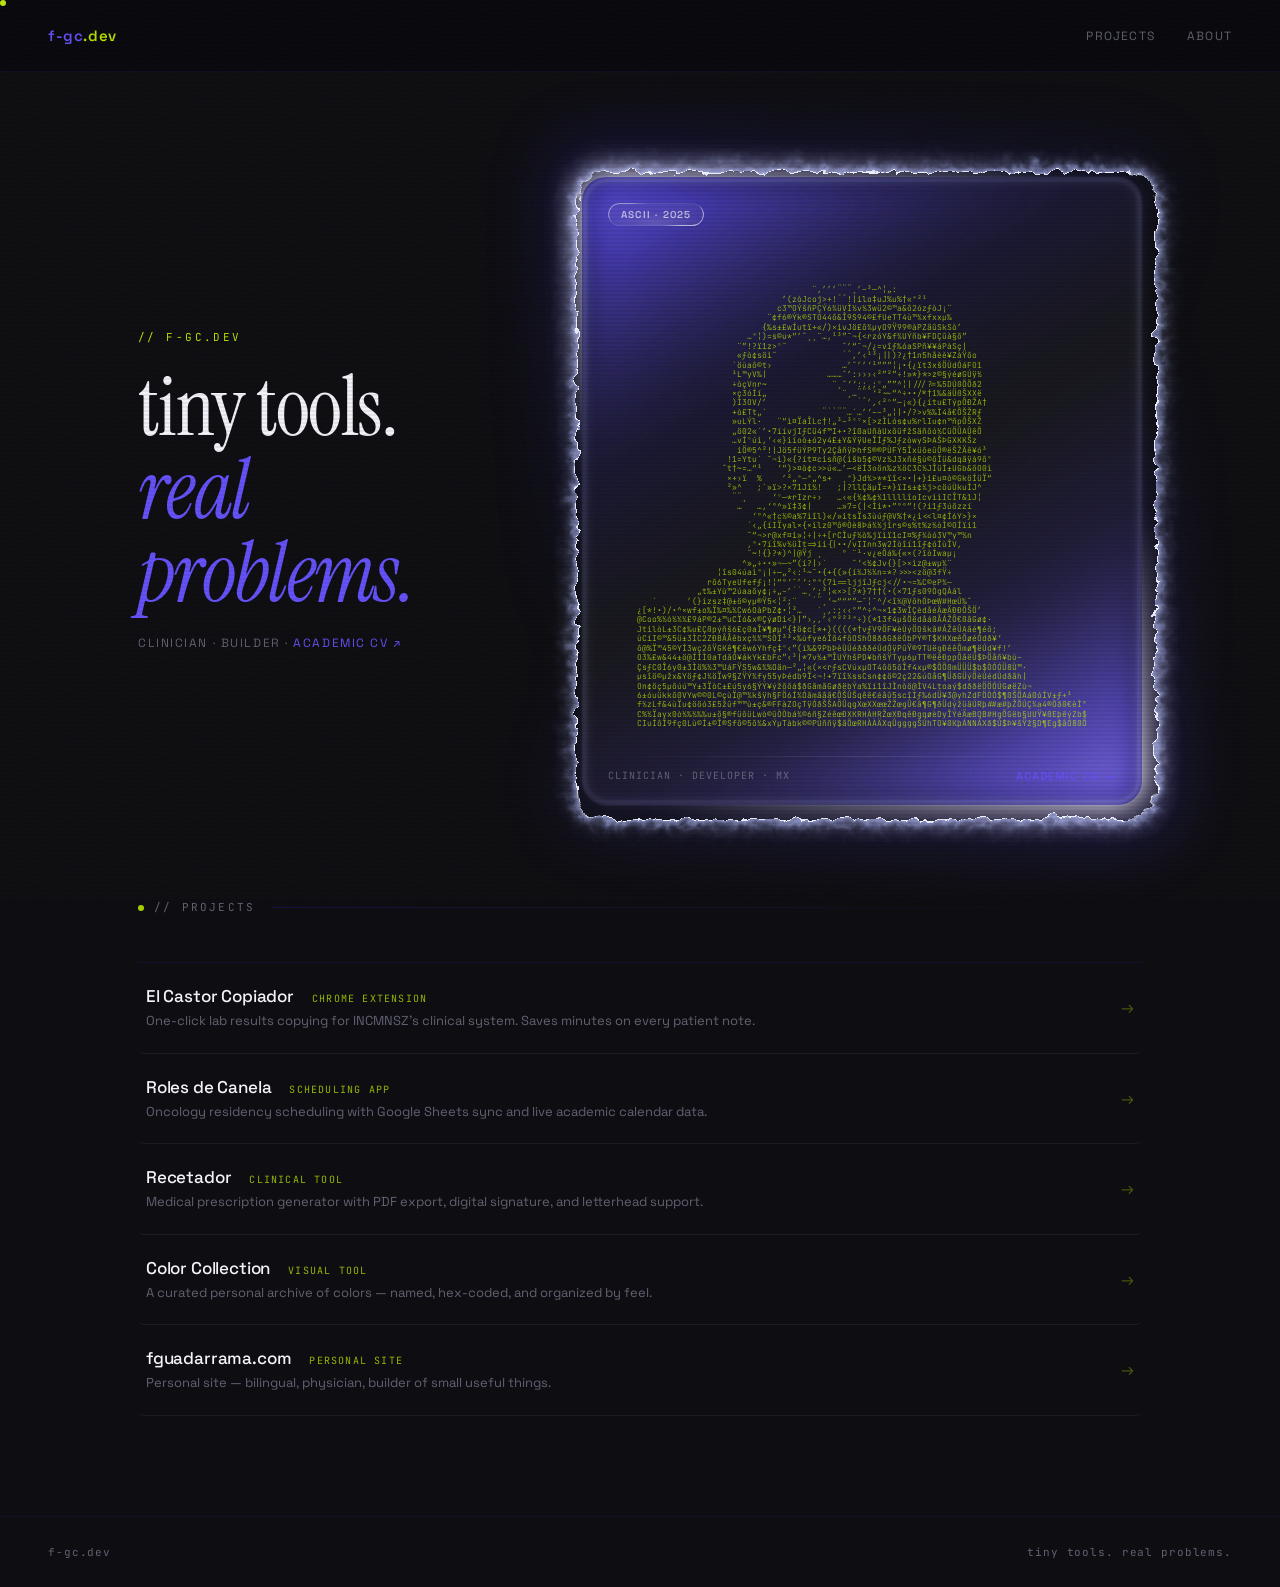
<file: index.html>
<!DOCTYPE html>
<html lang="en">
<head>
  <meta charset="UTF-8" />
  <meta name="viewport" content="width=device-width, initial-scale=1.0" />
  <title>f-gc.dev</title>
  <meta name="robots" content="noindex, nofollow, noarchive, nocache" />
  <meta name="googlebot" content="noindex, noarchive" />
  <meta http-equiv="Cache-Control" content="no-store, no-cache, must-revalidate" />
  <link rel="preconnect" href="https://fonts.googleapis.com" />
  <link rel="preconnect" href="https://fonts.gstatic.com" crossorigin />
  <link href="https://fonts.googleapis.com/css2?family=Space+Grotesk:wght@300;400;500;600;700&family=Instrument+Serif:ital@0;1&family=JetBrains+Mono:wght@300;400&display=swap" rel="stylesheet" />
  <style>
    :root {
      --electric-border-color: color(display-p3 0.196 0.161 0.745);
      --electric-light-color:  color(display-p3 0.36  0.30  0.93);
      --gradient-color:        color(display-p3 0.10  0.08  0.30 / 0.45);
      --color-neutral-900:     color(display-p3 0.09  0.09  0.10);
      --bg:            color(display-p3 0.055 0.055 0.07);
      --fg:            color(display-p3 0.95  0.95  0.97);
      --muted:         color(display-p3 0.38  0.38  0.44);
      --accent:        color(display-p3 0.196 0.161 0.745);
      --accent-bright: color(display-p3 0.38  0.32  0.94);
      /* #c7e44c lime accent */
      --lime: color(display-p3 0.749 0.886 0.271);
      --anim-state: running;
      --card-w: min(560px, 48vw);
      --card-h: min(700px, calc(100vh - 280px));
    }

    *, *::before, *::after { margin: 0; padding: 0; box-sizing: border-box; }
    html { scroll-behavior: smooth; }

    body {
      font-family: 'Space Grotesk', sans-serif;
      background-color: var(--bg);
      color: var(--fg);
      min-height: 100vh;
      overflow-x: hidden;
    }

    /* grain */
    body::before {
      content: '';
      position: fixed; inset: 0;
      pointer-events: none; z-index: 9999; opacity: 0.025;
      background-image: url("data:image/svg+xml,%3Csvg viewBox='0 0 256 256' xmlns='http://www.w3.org/2000/svg'%3E%3Cfilter id='n'%3E%3CfeTurbulence type='fractalNoise' baseFrequency='0.9' numOctaves='4' stitchTiles='stitch'/%3E%3C/filter%3E%3Crect width='100%25' height='100%25' filter='url(%23n)'/%3E%3C/svg%3E");
      background-repeat: repeat; background-size: 128px 128px;
    }
    /* scanlines */
    body::after {
      content: '';
      position: fixed; inset: 0; pointer-events: none; z-index: 9998;
      background: repeating-linear-gradient(to bottom,transparent,transparent 2px,color(display-p3 0 0 0/0.06) 2px,color(display-p3 0 0 0/0.06) 4px);
    }

    /* HEADER */
    header {
      display: flex; align-items: center; justify-content: space-between;
      padding: 26px 48px;
      border-bottom: 1px solid color(display-p3 0.196 0.161 0.745 / 0.14);
      position: sticky; top: 0; z-index: 100;
      background: color(display-p3 0.04 0.04 0.05 / 0.88);
      backdrop-filter: blur(14px);
    }
    .logo { font-weight: 600; font-size: 15px; letter-spacing: 0.04em; color: var(--accent-bright); }
    .logo span { color: var(--lime); opacity: 1; }
    nav { display: flex; gap: 32px; font-size: 12px; letter-spacing: 0.1em; color: var(--muted); }
    nav a { color: inherit; text-decoration: none; text-transform: uppercase; transition: color 0.2s; }
    nav a:hover { color: var(--accent-bright); }

    /* HERO */
    /* Side-by-side hero layout */
    .hero-split {
      max-width: 1100px; margin: 0 auto;
      padding: clamp(40px, 5vh, 80px) 48px clamp(32px, 4vh, 60px);
      display: grid;
      grid-template-columns: 1fr auto;
      align-items: center;
      gap: clamp(32px, 4vw, 64px);
      /* ensure the whole hero + card fits without scroll */
      min-height: calc(100vh - 72px);
      box-sizing: border-box;
    }
    .hero-text {
      display: flex; flex-direction: column; gap: 0;
    }
    .hero-eyebrow {
      font-family: 'JetBrains Mono', monospace;
      font-size: 11px; letter-spacing: 0.22em; text-transform: uppercase;
      color: var(--lime); margin-bottom: 22px;
      opacity: 0; animation: fadeUp 0.6s 0.1s forwards;
    }
    .hero-title {
      font-family: 'Instrument Serif', serif;
      font-size: clamp(50px, 6.5vw, 84px); font-weight: 400;
      line-height: 1.0; letter-spacing: -0.02em; margin-bottom: 20px;
      opacity: 0; animation: fadeUp 0.7s 0.2s forwards;
    }
    .hero-title em { font-style: italic; color: var(--accent-bright); }
    .hero-tagline {
      font-size: 12px; letter-spacing: 0.13em; color: var(--muted); text-transform: uppercase;
      opacity: 0; animation: fadeUp 0.7s 0.35s forwards;
    }
    .hero-tagline a { color: var(--accent-bright); text-decoration: none; transition: opacity 0.2s; }
    .hero-tagline a:hover { text-decoration: underline; }

    /* SECTION LABEL */
    .section-label {
      max-width: 1100px; margin: 0 auto; padding: 0 48px;
      display: flex; align-items: center; gap: 16px; margin-bottom: 48px;
    }
    .section-label span {
      font-family: 'JetBrains Mono', monospace;
      font-size: 11px; letter-spacing: 0.2em; text-transform: uppercase;
      color: var(--muted); white-space: nowrap;
    }
    .section-label span::before {
      content: '';
      display: inline-block;
      width: 6px; height: 6px;
      border-radius: 50%;
      background: var(--lime);
      margin-right: 10px;
      vertical-align: middle;
      opacity: 0.9;
    }
    .section-label::after {
      content: ''; flex: 1; height: 1px;
      background: linear-gradient(to right, color(display-p3 0.196 0.161 0.745 / 0.25), transparent);
    }

    /* HERO CARD */
    .hero-card-section {
      display: flex;
      justify-content: center;
      align-items: center;
      flex-shrink: 0;
    }

    .card-container {
      padding: 2px; border-radius: 24px; position: relative;
      width: var(--card-w); max-width: 100%; flex-shrink: 0;
      background:
        linear-gradient(-30deg, var(--gradient-color), transparent, var(--gradient-color)),
        linear-gradient(to bottom, var(--color-neutral-900), var(--color-neutral-900));
      opacity: 0; animation: fadeUp 0.7s 0.45s forwards;
    }

    .inner-container { position: relative; }

    .border-outer {
      border: 2px solid transparent;
      border-radius: 24px; padding-right: 4px; padding-bottom: 4px;
    }
    .main-card {
      width: calc(var(--card-w) - 8px);
      max-width: calc(100% - 8px);
      height: var(--card-h);
      border-radius: 24px;
      border: 2px solid transparent;
      margin-top: -4px; margin-left: -4px;
      position: relative;
      /* Static border transparent — only ::after animated border is visible */
    }
    /* Electric border: dedicated overlay div, not ::after, so filter covers all corners */
    @keyframes electricPulse {
      0%   { border-color: color(display-p3 0.737 0.769 1.0);
              box-shadow: 0 0 6px 1px color(display-p3 0.737 0.769 1.0 / 0.6),
                          0 0 16px 4px color(display-p3 0.737 0.769 1.0 / 0.25); }
      40%  { border-color: color(display-p3 0.960 0.970 1.0);
              box-shadow: 0 0 14px 3px color(display-p3 0.960 0.970 1.0 / 0.95),
                          0 0 36px 9px color(display-p3 0.737 0.769 1.0 / 0.55); }
      55%  { border-color: color(display-p3 0.820 0.840 1.0);
              box-shadow: 0 0 9px 2px color(display-p3 0.820 0.840 1.0 / 0.75),
                          0 0 24px 6px color(display-p3 0.737 0.769 1.0 / 0.35); }
      80%  { border-color: color(display-p3 0.960 0.970 1.0);
              box-shadow: 0 0 16px 4px color(display-p3 0.960 0.970 1.0 / 0.9),
                          0 0 40px 10px color(display-p3 0.737 0.769 1.0 / 0.5); }
      100% { border-color: color(display-p3 0.737 0.769 1.0);
              box-shadow: 0 0 6px 1px color(display-p3 0.737 0.769 1.0 / 0.6),
                          0 0 16px 4px color(display-p3 0.737 0.769 1.0 / 0.25); }
    }
    .electric-border {
      position: absolute;
      inset: -12px;
      border-radius: 28px;
      /* Thin line = more electric, less neon-tube */
      border: 1.5px solid color(display-p3 0.937 0.949 1.0);
      box-shadow: 0 0 8px 2px color(display-p3 0.737 0.769 1.0 / 0.8),
                  0 0 20px 5px color(display-p3 0.737 0.769 1.0 / 0.4);
      pointer-events: none;
      filter: url(#turbulent-displace);
      will-change: filter;
      transform: translateZ(0);
      animation: electricPulse 5s ease-in-out infinite alternate;
      animation-play-state: var(--anim-state);
      z-index: 2;
    }
    /* glowPulse keyframes removed — steady glow */
    @keyframes glowFlicker {
      0%   { opacity: 0.5; }
      40%  { opacity: 1.0; }
      55%  { opacity: 0.7; }
      80%  { opacity: 1.0; }
      100% { opacity: 0.5; }
    }
    .glow-layer-1 {
      border: 1px solid color(display-p3 0.737 0.769 1.0 / 0.5);
      border-radius: 24px; width: 100%; height: 100%;
      position: absolute; inset: 0; filter: blur(2px);
      transform: translateZ(0);
      animation: glowFlicker 5s ease-in-out infinite alternate;
      animation-play-state: var(--anim-state);
    }
    .glow-layer-2 {
      border: 1px solid color(display-p3 0.737 0.769 1.0 / 0.6);
      border-radius: 24px; width: 100%; height: 100%;
      position: absolute; inset: 0; filter: blur(6px);
      transform: translateZ(0);
      animation: glowFlicker 5s ease-in-out infinite alternate 0.8s;
      animation-play-state: var(--anim-state);
    }
    .overlay-1 {
      position: absolute; inset: 0; border-radius: 24px;
      opacity: 1; mix-blend-mode: overlay; filter: blur(16px);
      background: linear-gradient(-30deg, white, transparent 30%, transparent 70%, white);
      transform: translateZ(0);
    }
    .overlay-2 {
      position: absolute; inset: 0; border-radius: 24px;
      opacity: 0.5; mix-blend-mode: overlay; filter: blur(16px);
      background: linear-gradient(-30deg, white, transparent 30%, transparent 70%, white);
      transform: translateZ(0);
    }
    .background-glow {
      position: absolute; inset: 0; border-radius: 24px;
      filter: blur(32px); transform: scale(1.1); opacity: 0.3; z-index: -1;
      background: linear-gradient(-30deg, var(--electric-light-color), transparent, var(--electric-border-color));
    }

    /* Card content */
    .content-container {
      position: absolute; inset: 0;
      display: flex; flex-direction: column;
      overflow: hidden; border-radius: 22px;
    }
    .content-top { padding: 26px 26px 10px; }

    .scrollbar-glass {
      background:
        radial-gradient(47.2% 50% at 50.39% 88.37%, color(display-p3 1 1 1/0.12) 0%, transparent 100%),
        color(display-p3 1 1 1/0.04);
      position: relative; border-radius: 14px; width: fit-content;
      padding: 5px 13px; text-transform: uppercase;
      font-weight: 600; font-size: 10px; letter-spacing: 0.12em;
      color: color(display-p3 1 1 1/0.65);
    }
    .scrollbar-glass::before {
      content: ''; position: absolute; inset: 0; padding: 1px;
      background: linear-gradient(150deg,
        color(display-p3 1 1 1/0.48) 16.73%, color(display-p3 1 1 1/0.08) 30.2%,
        color(display-p3 1 1 1/0.08) 68.2%,  color(display-p3 1 1 1/0.60) 81.89%);
      border-radius: inherit;
      mask: linear-gradient(#fff 0 0) content-box, linear-gradient(#fff 0 0);
      mask-composite: xor; -webkit-mask-composite: xor; pointer-events: none;
    }

    /* ASCII block */
    .ascii-wrapper {
      flex: 1; overflow: hidden;
      display: flex; align-items: center; justify-content: center;
      padding: 6px 2px 2px;
    }
    .ascii-art {
      font-family: 'JetBrains Mono', monospace;
      font-weight: 300;
      /* JS will set a precise size; this is a safe fallback */
      font-size: 4px;
      line-height: 1.18;
      white-space: pre;
      color: color(display-p3 0.749 0.886 0.271);
      opacity: 0.85;
      letter-spacing: 0;
      display: block;
      max-width: 100%;
      user-select: none;
      -webkit-user-select: none;
      pointer-events: none;
    }

    .divider {
      border: none; height: 1px; background-color: currentColor;
      opacity: 0.1; margin: 0 26px;
      mask-image: linear-gradient(to right, transparent, black, transparent);
      -webkit-mask-image: linear-gradient(to right, transparent, black, transparent);
    }
    .content-bottom {
      padding: 12px 26px 22px;
      display: flex; align-items: center; justify-content: space-between; gap: 12px;
    }
    .card-tagline {
      font-family: 'JetBrains Mono', monospace;
      font-size: 10px; letter-spacing: 0.1em; text-transform: uppercase;
      color: color(display-p3 1 1 1/0.3);
    }
    .card-cv-link {
      display: inline-flex; align-items: center; gap: 7px;
      font-size: 11px; letter-spacing: 0.1em; text-transform: uppercase;
      color: var(--accent-bright); text-decoration: none; font-weight: 500;
      white-space: nowrap; transition: gap 0.2s;
    }
    .card-cv-link:hover { gap: 11px; }
    .card-cv-link::after { content: '→'; }

    /* PROJECTS LIST */
    .projects-section {
      max-width: 1100px; margin: 0 auto; padding: 0 48px 100px;
    }
    .project-list {
      border-top: 1px solid color(display-p3 0.196 0.161 0.745 / 0.15);
    }
    .project-row {
      display: grid; grid-template-columns: 1fr auto;
      align-items: center; gap: 24px;
      padding: 22px 8px; border-bottom: 1px solid color(display-p3 1 1 1/0.06);
      text-decoration: none; color: inherit;
      border-radius: 6px;
      transition: background 0.18s, padding-left 0.18s;
      opacity: 0; animation: fadeUp 0.5s forwards;
    }
    .project-row:nth-child(1){animation-delay:0.5s}
    .project-row:nth-child(2){animation-delay:0.6s}
    .project-row:nth-child(3){animation-delay:0.7s}
    .project-row:nth-child(4){animation-delay:0.8s}
    .project-row:nth-child(5){animation-delay:0.9s}
    .project-row:hover {
      padding-left: 18px;
      background: color(display-p3 0.749 0.886 0.271 / 0.04);
    }
    .project-row:hover .project-arrow { opacity: 1; transform: translateX(4px); }
    .project-meta { display: flex; align-items: baseline; gap: 18px; flex-wrap: wrap; }
    .project-name { font-size: 17px; font-weight: 500; letter-spacing: -0.01em; }
    .project-tag {
      font-family: 'JetBrains Mono', monospace;
      font-size: 10px; letter-spacing: 0.12em; text-transform: uppercase;
      color: var(--lime); opacity: 0.8;
    }
    .project-desc { font-size: 13px; color: var(--muted); margin-top: 4px; line-height: 1.5; }
    .project-arrow {
      font-size: 16px; color: var(--lime); opacity: 0.35; flex-shrink: 0;
      transition: opacity 0.18s, transform 0.18s;
    }

    /* FOOTER */
    footer {
      border-top: 1px solid color(display-p3 0.196 0.161 0.745 / 0.1);
      padding: 28px 48px;
      display: flex; justify-content: space-between; align-items: center;
      font-family: 'JetBrains Mono', monospace;
      font-size: 11px; letter-spacing: 0.08em; color: var(--muted);
    }
    footer a { color: var(--accent-bright); text-decoration: none; }
    footer a:hover { text-decoration: underline; }

    /* ANIMATION */
    @keyframes fadeUp {
      from { opacity: 0; transform: translateY(18px); }
      to   { opacity: 1; transform: translateY(0); }
    }

    /* cursor */
    .cursor {
      width: 6px; height: 6px; background: var(--lime);
      border-radius: 50%; position: fixed; pointer-events: none;
      z-index: 10000; mix-blend-mode: screen;
    }

    /* RESPONSIVE */
    @media (max-width: 900px) {
      :root {
        --card-w: min(420px, 88vw);
        --card-h: min(540px, 60vh);
      }
      .hero-split {
        grid-template-columns: 1fr;
        padding: clamp(40px, 5vh, 60px) 24px clamp(24px, 3vh, 40px);
        gap: clamp(24px, 3vh, 40px);
        min-height: 0;
      }
      .hero-card-section { width: 100%; justify-content: center; }
      header { padding: 18px 24px; }
      .section-label, .projects-section { padding-left: 24px; padding-right: 24px; }
    }
    @media (max-width: 480px) {
      :root {
        --card-w: min(100%, 92vw);
        --card-h: min(400px, 55vh);
      }
      nav { gap: 18px; font-size: 11px; }
      footer { padding: 22px 24px; flex-direction: column; gap: 6px; text-align: center; }
      .project-name { font-size: 15px; }
      .hero-split { padding: 40px 20px 28px; gap: 28px; }
    }
  </style>
</head>
<body>

  <div class="cursor" id="cursor"></div>

  <svg style="position:absolute;width:0;height:0;overflow:hidden;">
    <defs>
      <filter id="turbulent-displace" colorInterpolationFilters="sRGB" x="-30%" y="-30%" width="160%" height="160%">
        <!-- High-freq turbulence = thin crackling lines, fast & irregular = electricity not pulse -->
        <feTurbulence type="turbulence" numOctaves="2" result="noise1" seed="7">
          <animate attributeName="baseFrequency"
            values="0.045 0.065; 0.060 0.042; 0.038 0.070; 0.072 0.048; 0.050 0.035; 0.040 0.068; 0.045 0.065"
            dur="5s" repeatCount="indefinite" calcMode="linear"/>
        </feTurbulence>
        <feTurbulence type="turbulence" numOctaves="2" result="noise2" seed="13">
          <animate attributeName="baseFrequency"
            values="0.068 0.040; 0.035 0.058; 0.055 0.075; 0.042 0.052; 0.070 0.038; 0.058 0.065; 0.068 0.040"
            dur="3.7s" repeatCount="indefinite" calcMode="linear"/>
        </feTurbulence>
        <feTurbulence type="turbulence" numOctaves="1" result="noise3" seed="19">
          <animate attributeName="baseFrequency"
            values="0.080 0.030; 0.025 0.090; 0.095 0.040; 0.035 0.075; 0.080 0.030"
            dur="2.7s" repeatCount="indefinite" calcMode="linear"/>
        </feTurbulence>
        <feBlend in="noise1" in2="noise2" mode="multiply" result="blend12"/>
        <feBlend in="blend12" in2="noise3" mode="screen" result="combinedNoise"/>
        <feDisplacementMap in="SourceGraphic" in2="combinedNoise" scale="18" xChannelSelector="R" yChannelSelector="G"/>
      </filter>
    </defs>
  </svg>

  <header>
    <div class="logo">f-gc<span>.dev</span></div>
    <nav>
      <a href="#projects">projects</a>
      <a href="https://fguadarrama.com" target="_blank" rel="noopener">about</a>
    </nav>
  </header>

  <section class="hero-split">
    <div class="hero-text">
      <p class="hero-eyebrow">// f-gc.dev</p>
      <h1 class="hero-title">tiny tools.<br><em>real problems.</em></h1>
      <p class="hero-tagline">clinician · builder · <a href="https://fguadarrama.com/cv" target="_blank" rel="noopener">academic cv ↗</a></p>
    </div>
    <div class="hero-card-section">
    <div class="card-container">
      <div class="inner-container">
        <div class="border-outer">
          <div class="main-card"></div>
        </div>
        <div class="glow-layer-1"></div>
        <div class="glow-layer-2"></div>
        <div class="electric-border"></div>
      </div>
      <div class="overlay-1"></div>
      <div class="overlay-2"></div>
      <div class="background-glow"></div>
      <div class="content-container">
        <div class="content-top">
          <div class="scrollbar-glass">ASCII · 2025</div>
        </div>
        <div class="ascii-wrapper">
          <pre class="ascii-art" id="ascii-art"></pre>
        </div>
        <hr class="divider" />
        <div class="content-bottom">
          <span class="card-tagline">clinician · developer · mx</span>
          <a href="https://fguadarrama.com/cv" target="_blank" rel="noopener" class="card-cv-link">Academic CV</a>
        </div>
      </div>
    </div>
    </div><!-- hero-card-section -->
  </section><!-- hero-split -->

  <div class="section-label" id="projects">
    <span>// projects</span>
  </div>

  <section class="projects-section">
    <div class="project-list">

      <a href="https://fguadarrama.com/castorcopiador" target="_blank" rel="noopener" class="project-row">
        <div>
          <div class="project-meta">
            <span class="project-name">El Castor Copiador</span>
            <span class="project-tag">Chrome Extension</span>
          </div>
          <p class="project-desc">One-click lab results copying for INCMNSZ's clinical system. Saves minutes on every patient note.</p>
        </div>
        <span class="project-arrow">→</span>
      </a>

      <a href="https://fguadarrama.com/rolesdecanela" target="_blank" rel="noopener" class="project-row">
        <div>
          <div class="project-meta">
            <span class="project-name">Roles de Canela</span>
            <span class="project-tag">Scheduling App</span>
          </div>
          <p class="project-desc">Oncology residency scheduling with Google Sheets sync and live academic calendar data.</p>
        </div>
        <span class="project-arrow">→</span>
      </a>

      <a href="https://fguadarrama.com/recetador" target="_blank" rel="noopener" class="project-row">
        <div>
          <div class="project-meta">
            <span class="project-name">Recetador</span>
            <span class="project-tag">Clinical Tool</span>
          </div>
          <p class="project-desc">Medical prescription generator with PDF export, digital signature, and letterhead support.</p>
        </div>
        <span class="project-arrow">→</span>
      </a>

      <a href="https://fguadarrama.com/coolores" target="_blank" rel="noopener" class="project-row">
        <div>
          <div class="project-meta">
            <span class="project-name">Color Collection</span>
            <span class="project-tag">Visual Tool</span>
          </div>
          <p class="project-desc">A curated personal archive of colors — named, hex-coded, and organized by feel.</p>
        </div>
        <span class="project-arrow">→</span>
      </a>

      <a href="https://fguadarrama.com" target="_blank" rel="noopener" class="project-row">
        <div>
          <div class="project-meta">
            <span class="project-name">fguadarrama.com</span>
            <span class="project-tag">Personal Site</span>
          </div>
          <p class="project-desc">Personal site — bilingual, physician, builder of small useful things.</p>
        </div>
        <span class="project-arrow">→</span>
      </a>

    </div>
  </section>

  <footer>
    <span>f-gc.dev</span>
    <span>tiny tools. real problems.</span>
  </footer>

  <script>
    // Cursor
    const cursor = document.getElementById('cursor');
    document.addEventListener('mousemove', e => {
      cursor.style.left = (e.clientX - 3) + 'px';
      cursor.style.top  = (e.clientY - 3) + 'px';
    });

    // ASCII portrait — embedded directly, no fetch needed
    const ASCII_ART = `                                                                                          
                                                                                          
                                   ¨‚’’’¨¨¨¸’–³—^¦„:                                      
                             ’(zòJcoj>+!¯¯!|ilo‡uJ%u%†«ª²¹                                
                            c3™OÝšñPÇÝ6¾üVÌ½v½3wü2©™a&ô2ózƒòJ¡¨                           
                          ¨¢f6®Ýk®STO44ô&Î9S94©£fUeTT4ù™¾xfxxµ‰                           
                         {‰s±£wÍutï+«/)×ivJö£ô¾µyO9Ÿ99®àPZäûSkSò’                         
                      …ª¦)=s©u*“’ˆ¸¸¨…‚¹³”¯¬{<rzóY&f¾UÝñb¥FDÇûà§õ”                        
                    ¨”!?ï1z>º˜           ˆ’­“¯¬/¿=vîƒ‰óaSPñ¥¥áPàSç|                       
                    «ƒò¢söì˜             \`ˆ‚’‹¹³¡||)?¿†1n5håèè¥ZàŸõo                      
                   \`öùaô©t›              …’˜’’‘¹”””¦¡•{¿ït3xšÖÙdÓáFO1                     
                   ¹L™yV‰|            ………ˆ’:›››‹²”²”÷!»*}*>z©§ýéøGÚÿ½                     
                   ÷òçVnr~             ¨¸˜‘‘:;‚;º„””^¦|///?=‰5DÚßÕÕð2                     
                   ×ç3óÍí„               ¨¸…¨¨ˆ‘²~~“^÷••/*†1‰&äÜßŠXXë                     
                   )Ì3OV/’                  \`ˆ’‚‹²º”—¡«){¿ítu£TýpÔÐŽA†                    
                   +ò£Tt„\`           ¨\`\`¨¨…´…’‘­––³„¦|•/?>v%‰Ì4å€ÔŠŽRƒ                    
                   »uLÝl·   ¨“ì¤ÏaÎLc†!„³–³ºº×[>zÌLós¢u%rlIu¢n™ñpÔŠXŽ­                    
                   „ö02«´’•7íívjIƒCü4f™I+•?î0aUñàUxôüfžSäñõó½CüÖÛAÛêÕ                     
                   …vÍºúi‚­‘‹«}iíoò±ó2y4£±Y&ÝÿUeÎÍƒ%JƒzòwySÞAŠÞGXKKŠz                     
                    iÖ®5^²!|Jö5füÝP9Ty2ÇåñÿÞhfS®®PÙFÝ5ÎxüôeûÖ®ëŠŽÄê¥ó³                    
                  !1=Ytu\` ˜¬ì)«{?ít¤cisñ@(ìšb5¢©Vz½J3xñé§ù©õÎü&dqãÿà9ôº                   
                 ˆt†~=…“¹   ‘“)>¤ò¢c>>ú«…’—<ëÍ3oön‰z¼öC3C½JÎüÌ±UGb&õO0ì                   
                  ×+›ï  %    ’²„ª—ª„^s+  ¸ª}Jd¼>**ïî<×•|+}i£u¤ò©GköÍüÏ“                   
                  ²»­^   ;\`»ï>?×71Jî½!   ;|?llÇäµÏ=*}ïIs±¢¼j>cöúÙkuÌJ^                    
                   ¨¨¸     ‘º—*rIzr÷›   …‹«{¼¢‰¢¼1llllîoIcvììICÎT&1J¦                     
                    …   …‚‘°^»ï‡3¢|     …­»7=(|<Ìi*•”°°”!(?i1ƒ3úõzzí                      
                       ‘°^«†c½©a%7ìîl)«/»itsÏs3ùúƒ@V%†*¿i<<l¤¢Í6Y>}×                      
                      ´‹„{íIÏyal×{×ìlz0™ô®Òè8Þá¾½jîrs©s%t%z½òÌ©OÍïi1                      
                      ˜“¬>r@xf¤i»¦÷|÷+[rCÌuƒ½ò‰jïìï1cI¤%ƒ¼òó3V™y™½n                       
                      ‚ª•7íî%v½üÌt=>ii{|••/vIInn3w2Íòîí1îƒ¢óÍùÎV‚                         
                      ˜~!{}?*)^|@Ÿj ¸    ° ¨¹·v¿eÔá‰{«×(?îòÍwaµ¡                          
                     ^»­„÷••»¬—~”(í?|›\`     ˆ‘<½¢Jv{}[>×ìz@±wµ¼¨                          
                ¦îs04úaìª¡|÷—„²‹:¹~¯•{+{(»{í¼J½¼n=*?>>><zö@3fŸ÷                           
              rõ6TyeUfefƒ¡!¦“°‘ˆ’‘:°ª(7ì==ljjîJƒcj<//•¬=‰C©eP¾—                           
            „t‰±Yù™2úaaôy¢¡÷„–’´\`…¸’;³¦«×>[?*}7††(•(×71ƒs09ÒgQÀál                         
   ´      ’(}ízsz‡@±ö©yµ®Ÿ5<¦²;¨   \`¨¸‘­~“““”—¯¦¯^/<î¼@VõhÓÞœW#HœÚ‰ˆ                      
¿[*!•)/•^×wf±o‰Ï‰¤‰¼Cw6OàPbZ¢•¦²…   \`¸‚:;‹‹°”^÷^¬×1¢3wÎÇèdåéÄæÄÐÐÔŠÖ’                     
@Coo%½ò½¼¼£9áP®2±™uCÏó&x®ÇýøDi<}|”›‚‚’‹°²²³ª÷)(*13f4µšÖëdåáßÅÁŽÔ€ßâGø¢·                   
JtilòL±3C¢‰u£Çßpýñš6£ç0aÎ¥¶øµ“{‡ö¢c[*+)((((*†vƒV9ÖF¥èÙýÖDškâ#ÁŽêÛAâé¶éõ;                  
ùCíI©™&5ü±3ÌC2ZÐBÂÅêbxç¾¾™SÒÍ³³×‰ùfye6Îõ4fõOShÓ8ððGðëÓbPÝ®T$KHXœêÕøéÓdð¥‘                 
ô@%Ï™45©YÍ3wç2ôŸGKê¶€êw6Yhfç‡º‹”(í‰&9PbÞèÙÚéðððéÚdÓÿPûŸ®9TUëgÐêêÔmø¶ëÚd¥f!’               
O3‰£w&44±ö@ÍÌÌ0aTdãÓ¥ákYk£bFc”‹³|*7v½±™ÎUÝhšPD¥bñšŸTyµ6µTT®ëêÐppÔâëÚ$ÞÖåñ¥bù–             
ÇsƒC0Î6y0±3Ìö%½3™UáFŸS5w&¾%Oän—²„¦«(×<rƒsCVúxµOT4ôõ5õÎf4xµ®$ÕÕßmÜÜÜ$b$ÒÓÓÜ8Ù™·            
µsîö©µžx&Yöƒ¢J¼öÏw9§ZŸÝ¾fy55yÞédb9Ï<¬!+7ïî¼ssCsn¢¢ö©2ç22&úOåG¶ÜðGÜýÖèÚédÙdðâh|            
On¢öç5µõúú™Y±3ÏòC±£ú5y6§ÝÝ¥ýžõõá$ðGãmãGøðëbÝa%ïí1îJÌnòö@ÌV4Ltoaý$dððëÖÖÓÚGøëZù¬           
6±óuükkõ0VYw©©0L©çùÏ@™¾kšÿh§FÖ6Í¾Óãmãâã€ÔŠÛŠqêê€éåû5scîIƒ‰6dÜ¥3@yhZdFÖÒÓ$¶ßŠÕAá0óÍV±ƒ+¹   
f½zLf&4ùÏu¢ööó3£5žûf™™ù±ç&®FFàZOçTÿÓðŠŠAÔÛqgXœXXœœŽŽœgÛ€â¶G¶ðÜdýžüäÚRþ##æ#þŽÕÚÇ¾a4®Òðß€èÌ°
C%½Ïayx0ò½‰½‰‰u±õ§®füôüLwò©ûÒÒbá¾©6ñ§ZéêœÐXKRHÀHRŽœXÐqêÐgqøèDyÎÝéÄæBQB#HgÕGëb§UUŸ¥ßEþêýZb$
CIuÍôÎ9fç0Lù©Í±©Î®Sfô©5õ¾&xÝµTàbk©©PÙññÿ$ãÕœRHÀÀÄXqÛggggŠÚhTO¥ßKþÁNNÁXð$Ú$Þ¥šŸž§D¶Eg$åÓ8ßÕ
`;

    document.getElementById('ascii-art').textContent = ASCII_ART;

    // Fit ascii font size to the card width on every resize
    function fitAscii() {
      const pre = document.getElementById('ascii-art');
      const wrapper = pre.closest('.ascii-wrapper');
      if (!wrapper || !pre) return;
      const avail = wrapper.clientWidth - 4;
      // Count max chars per line
      const lines = pre.textContent.split('\n');
      const maxCols = Math.max(...lines.map(l => l.length));
      if (maxCols === 0) return;
      // Compute target px per char then convert to font-size
      // JetBrains Mono ch ≈ 0.60 × font-size
      const pxPerChar = avail / maxCols;
      const fs = Math.max(1.8, Math.min(pxPerChar / 0.60, 8));
      pre.style.fontSize = fs + 'px';
    }

    window.addEventListener('load',   fitAscii);
    window.addEventListener('resize', fitAscii);

    // Pause CSS animations when tab is hidden — saves GPU on Safari/mobile
    document.addEventListener('visibilitychange', () => {
      document.documentElement.style.setProperty(
        '--anim-state', document.hidden ? 'paused' : 'running'
      );
    });

  </script>
</body>
</html>
</file>
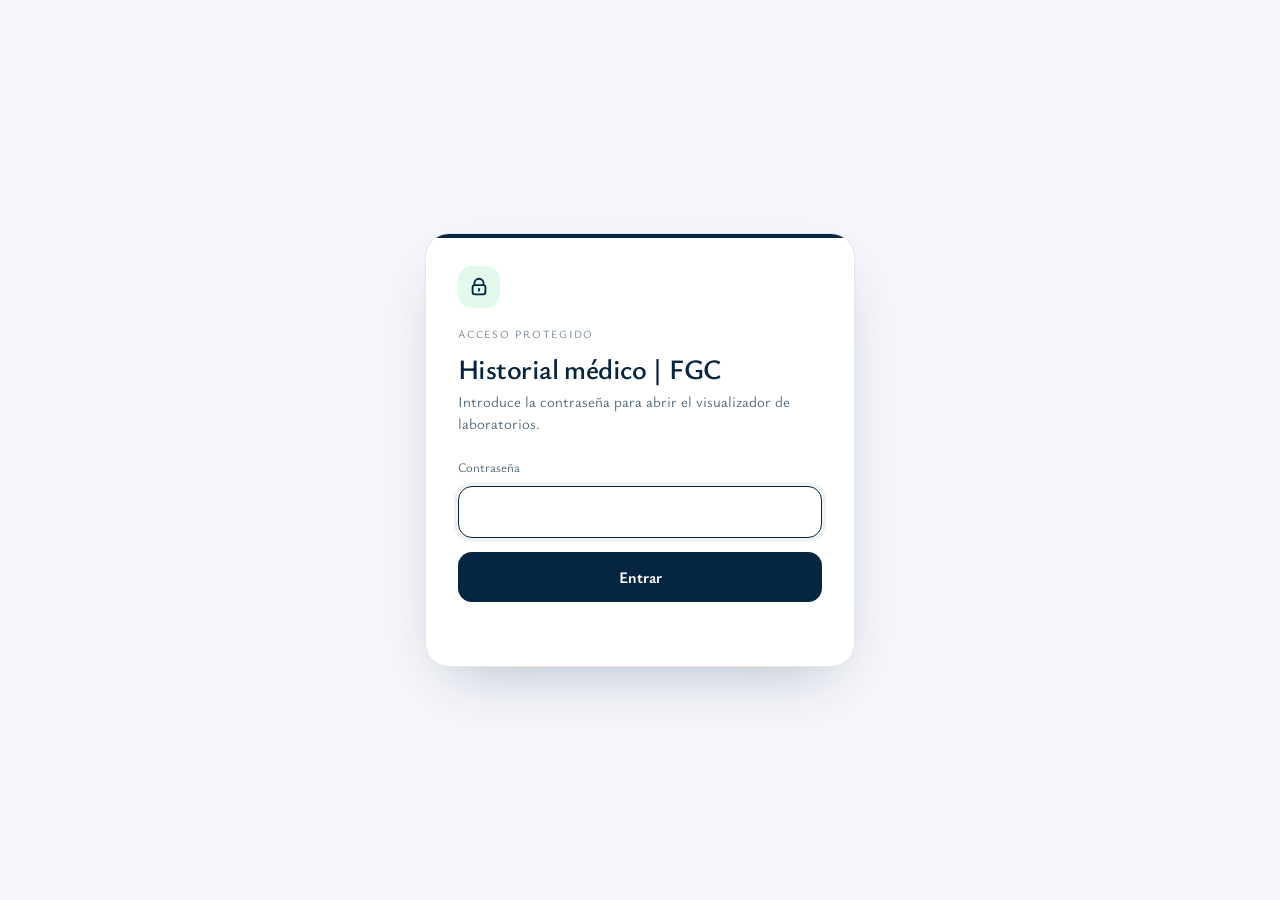
<file: mylabs/index.html>
<!doctype html>
<html lang="es">
<head>
  <meta charset="UTF-8" />
  <meta name="viewport" content="width=device-width, initial-scale=1.0" />
  <title>Historial médico | FGC</title>
  <link rel="preconnect" href="https://fonts.googleapis.com">
  <link rel="preconnect" href="https://fonts.gstatic.com" crossorigin>
  <link href="https://fonts.googleapis.com/css2?family=Ysabeau:ital,wght@0,300..800;1,300..800&family=Space+Grotesk:wght@400;500;600;700&display=swap" rel="stylesheet">
  <style>
    :root{--bg:#f6f7fc;--ink:#062540;--ink-70:color-mix(in srgb,#062540 70%,transparent);--ink-50:color-mix(in srgb,#062540 50%,transparent);--ink-30:color-mix(in srgb,#062540 30%,transparent);--ink-12:color-mix(in srgb,#062540 12%,transparent);--ink-06:color-mix(in srgb,#062540 6%,transparent);--surface:#fff;--border:color-mix(in srgb,#062540 10%,transparent);--cat-quimica:#25d266;--shadow:0 24px 60px -24px color-mix(in srgb,#062540 30%,transparent);--font-ui:'Ysabeau',ui-serif,Georgia,serif;--font-num:'Space Grotesk',ui-monospace,'SF Mono',Menlo,monospace}*{box-sizing:border-box}html,body{height:100%;margin:0}body{min-height:100%;display:grid;place-items:center;background:var(--bg);color:var(--ink);font-family:var(--font-ui);font-size:16px;line-height:1.5;-webkit-font-smoothing:antialiased;text-rendering:optimizeLegibility}.login-shell{position:fixed;inset:0;display:grid;place-items:center;padding:24px;background:var(--bg)}.card{width:min(92vw,430px);background:var(--surface);border:1px solid var(--border);border-radius:24px;padding:32px;box-shadow:var(--shadow);position:relative;overflow:hidden}.card::before{content:'';position:absolute;inset:0 0 auto 0;height:4px;background:var(--ink)}.lock{width:42px;height:42px;border-radius:14px;display:grid;place-items:center;background:color-mix(in srgb,var(--cat-quimica) 13%,transparent);margin-bottom:18px}.lock svg{width:22px;height:22px}.eyebrow{font-size:11px;text-transform:uppercase;letter-spacing:.16em;color:var(--ink-50);font-weight:500}.brand{font-size:28px;line-height:1.08;font-weight:600;letter-spacing:-.02em;margin:10px 0 8px}.sub{color:var(--ink-70);font-size:15px;line-height:1.45;margin:0 0 24px}label{display:block;font-size:13px;color:var(--ink-70);margin-bottom:8px}input{width:100%;border:1px solid var(--border);border-radius:14px;padding:13px 14px;font:inherit;color:var(--ink);background:#fff;outline:none}input:focus{border-color:var(--ink);box-shadow:0 0 0 4px var(--ink-06)}button{width:100%;margin-top:14px;border:0;border-radius:14px;padding:13px 16px;font:inherit;font-weight:700;cursor:pointer;background:var(--ink);color:#fff}button:disabled{opacity:.55;cursor:progress}.error{min-height:20px;margin-top:12px;color:#ff1d58;font-size:13px}.shake{animation:shake .26s ease-in-out}@keyframes shake{0%,100%{transform:translateX(0)}25%{transform:translateX(-4px)}75%{transform:translateX(4px)}}
  </style>
</head>
<body>
  <main class="login-shell">
    <section class="card" id="card">
      <div class="lock" aria-hidden="true"><svg viewBox="0 0 24 24" fill="none"><path d="M7 10V8a5 5 0 0 1 10 0v2" stroke="#062540" stroke-width="2" stroke-linecap="round"/><rect x="5" y="10" width="14" height="10" rx="2.5" stroke="#062540" stroke-width="2"/><path d="M12 14v2" stroke="#062540" stroke-width="2" stroke-linecap="round"/></svg></div>
      <div class="eyebrow">Acceso protegido</div>
      <div class="brand">Historial médico | FGC</div>
      <p class="sub">Introduce la contraseña para abrir el visualizador de laboratorios.</p>
      <form id="form" autocomplete="current-password">
        <label for="password">Contraseña</label>
        <input id="password" name="password" type="password" autofocus />
        <button id="submit" type="submit">Entrar</button>
        <div class="error" id="error" role="alert"></div>
      </form>
    </section>
  </main>
  <script>
    const payload = {"v":1,"kdf":"PBKDF2-SHA256","cipher":"AES-256-GCM","iterations":210000,"salt":"yMHXwMUezOrkumffoTDlNQ==","iv":"gKrFn5Pm7vSI/ny3","data":"PzTIKoNpOKfr4zce7EEMUgowLdTuhx/6wHR6ia53wUGonAM1c8/V6ZqKD+8jP+7LQPPiMSXB5LYWZftNBGb6L3vezcztXG3Hs/fxOdLXXvN3U+BJSM1FELdPDhDgoB/X0YesKbFw6WoL68u5ebLh0Pd3CE3hLNUPmmvk4f3c3E2mUIKCEwOCYka0sW9ewRWjjEF3nVyRNajycQI4NX16UIdjoFch2ELMeO3c6lyNE1pcK7yOokMvpcPsfF6TkYEij7OJm55u1u4NnKsQEUYZ74mZhu3952KkttQOuwLHF/[base64]/fcN74VmQCOK3EApP0FpD2gAwmgibxRf8EkXgDu+AqhHkIyW0AltnM07zwAo0l3eYHSXTvZ6KO+nqj2SXzq+ejiyW8nKQ64mJ2z/I+wCKK/lDhaOAk8B4PCykcQ0+kiUEIc/TR/+uyDv5NqhPMkjAQ3IwqSXnPdYxNHjxH8ma9EVqdioC2nwg9IzI1/aV4dPUkOj5QobvcKWwONAUAPDYWsHzM6NIrE1tj0L2S89O1/BSTdDqXOAM6XhEfjfN1jaPSOvylBJfcFdNt5A6eRQvOJk9SFt20V7uJdXnCl23RT7Bp606oCaYWF81GFxIZeg6uQ+RszE/BrF/8m7OTEqGnHI8nhIMz604x0inBwoLzLnhQUfVFY0xZZ0t+PeZkP0R9YXw0dthXcGRyAoGKQjjAbrBwx3wJIhutU6LcJn2X4VZ0riuMNQzdiNwl4n/zEEkHhpYv5ne8ZcuHxleWxbDBjIXpg52C+BEEyfjxY5v4LzbDMdxzX1sbRquGjQA26XefZmg2PCW4/gjUQPqEL6ELsjBkMTAHF3vC+1z7FGjxPV2GFbjjUMzM4gPyOz7KZ/4f9lXdD+HcFnQBkSeVSDZ0LfOIONVjiDc4PlDWSa3W19LvqupqkDqXYQ4IbYdGFRqRJSsWmTz8b5p8EqWgAsuv50CyC1WR3pPdDCK7UGmmiLwe0xyCKFMAcbhV95dQzlA3jadquQ5Il04rrqatXz6jAzCNLXeK/Zqg49a+SgOT5I5fjuqWDjl5ZRsL5Q8y6V7TGyAs7MaBrAulToWekNck0jg5VwmEGfu7GdDTCJLSiPofKJTbPaLvwr/Wab3QrA5toP9oetZZh1uPG9Ltr1e9t1pfc/OMCoyhcCg73fOSuieO4r1Ktyw6Dxtt+zTKgH5Zfgvfpn/JXGCmymzDV5kOg6GlPmf7EgDJeyG3YG50TdAdS8ILMp0iBiEFFNRIEAEvwK4xLw9bLzfPtxF4p2I="};
    const $ = (id) => document.getElementById(id);
    const decoder = new TextDecoder();
    const encoder = new TextEncoder();
    const b64ToBytes = (b64) => Uint8Array.from(atob(b64), c => c.charCodeAt(0));
    async function deriveKey(password) {
      const baseKey = await crypto.subtle.importKey('raw', encoder.encode(password), 'PBKDF2', false, ['deriveKey']);
      return crypto.subtle.deriveKey(
        { name: 'PBKDF2', salt: b64ToBytes(payload.salt), iterations: payload.iterations, hash: 'SHA-256' },
        baseKey,
        { name: 'AES-GCM', length: 256 },
        false,
        ['decrypt']
      );
    }
    async function decrypt(password) {
      const key = await deriveKey(password);
      const plain = await crypto.subtle.decrypt({ name: 'AES-GCM', iv: b64ToBytes(payload.iv) }, key, b64ToBytes(payload.data));
      return decoder.decode(plain);
    }
    async function unlock(password) {
      const html = await decrypt(password);
      document.open();
      document.write(html);
      document.close();
    }
    $('form').addEventListener('submit', async (e) => {
      e.preventDefault();
      $('error').textContent = '';
      $('submit').disabled = true;
      try {
        await unlock($('password').value);
      } catch (err) {
        $('error').textContent = 'Contraseña incorrecta.';
        $('submit').disabled = false;
        $('password').select();
        $('card').classList.remove('shake');
        void $('card').offsetWidth;
        $('card').classList.add('shake');
      }
    });
  </script>
</body>
</html>
</file>
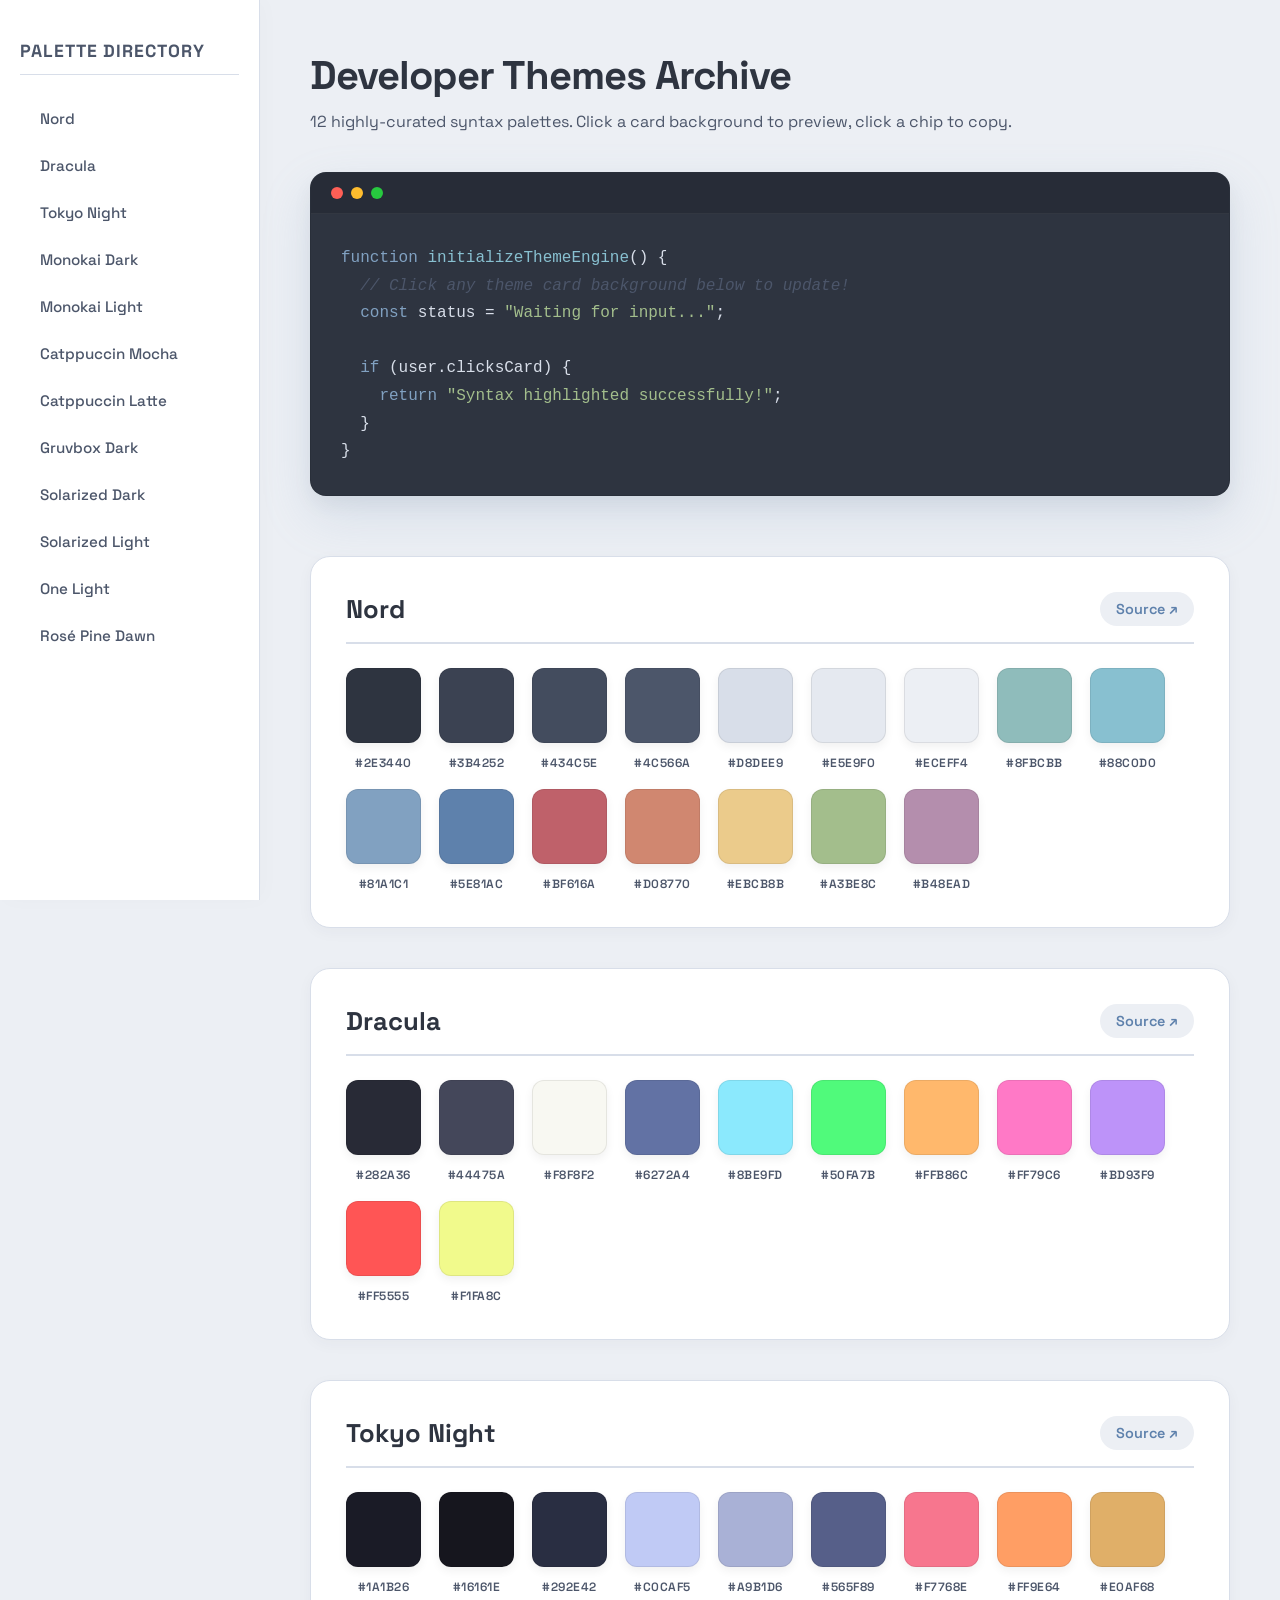
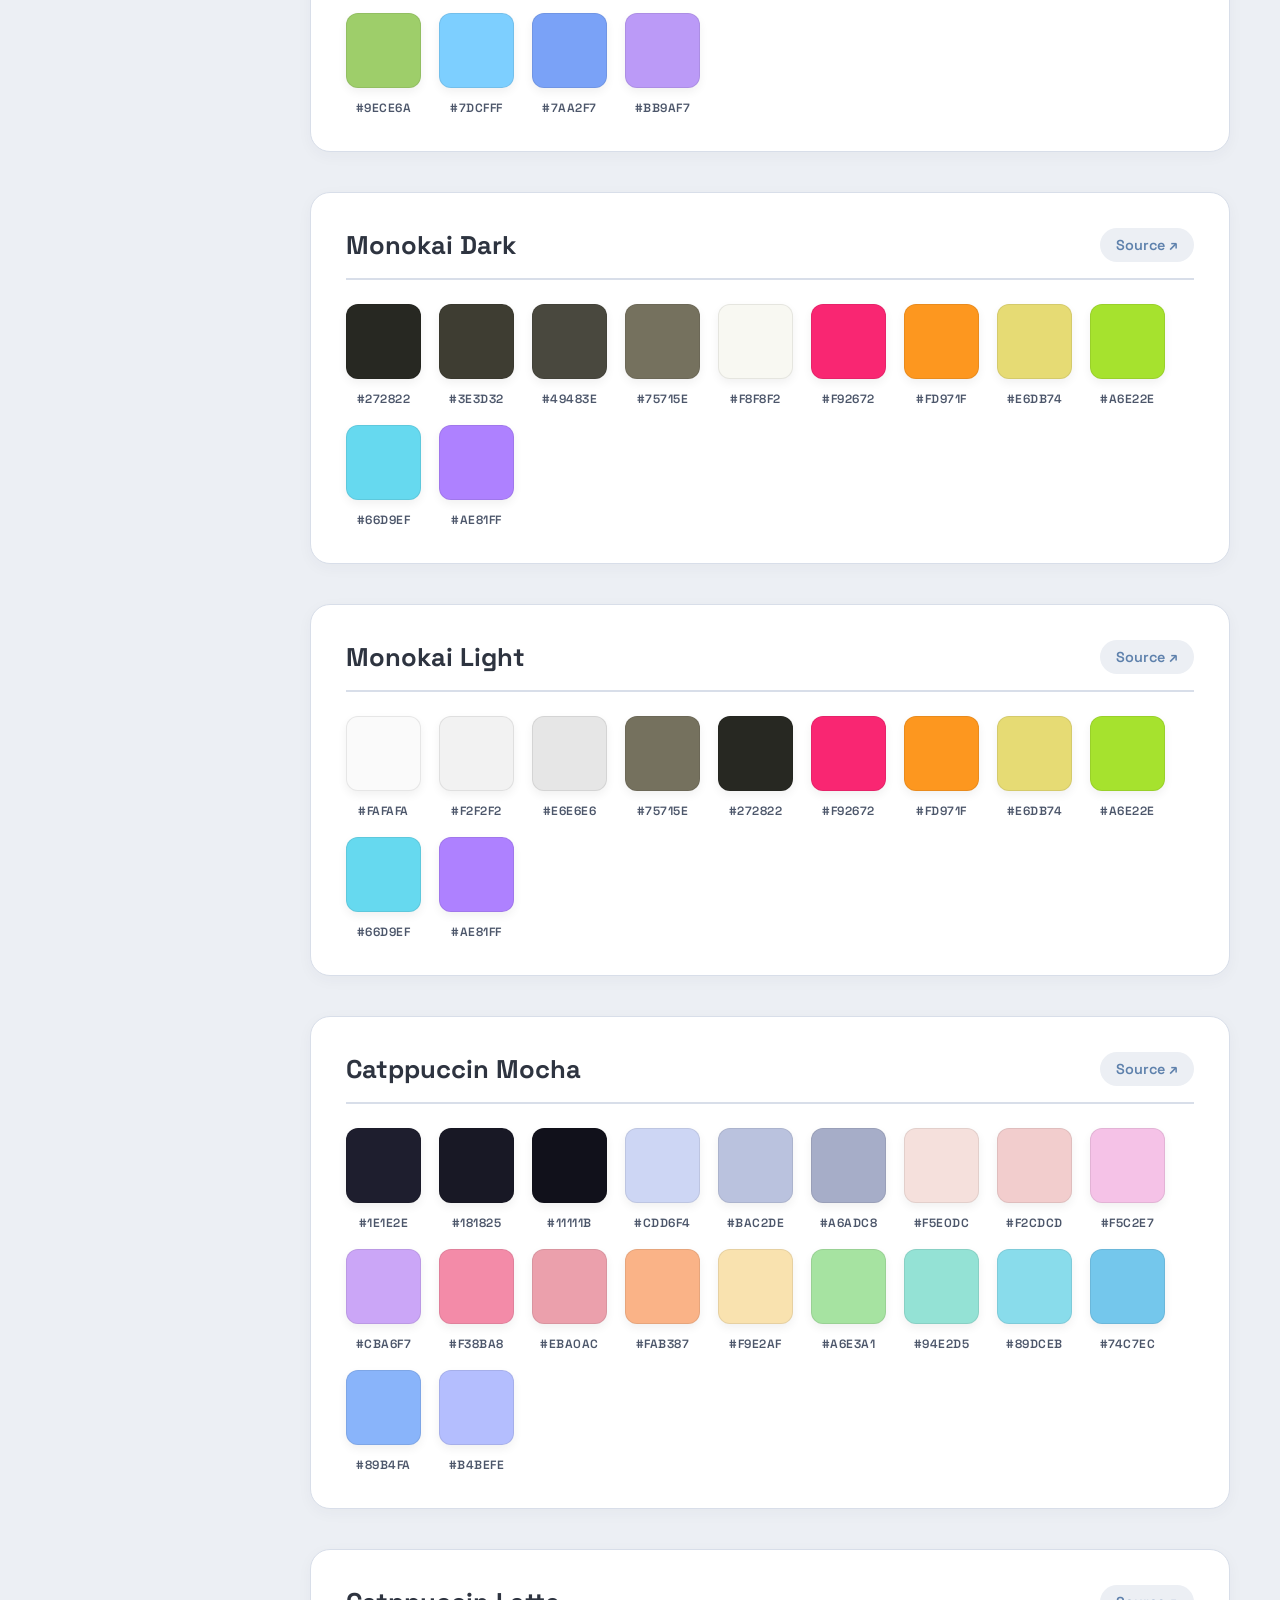
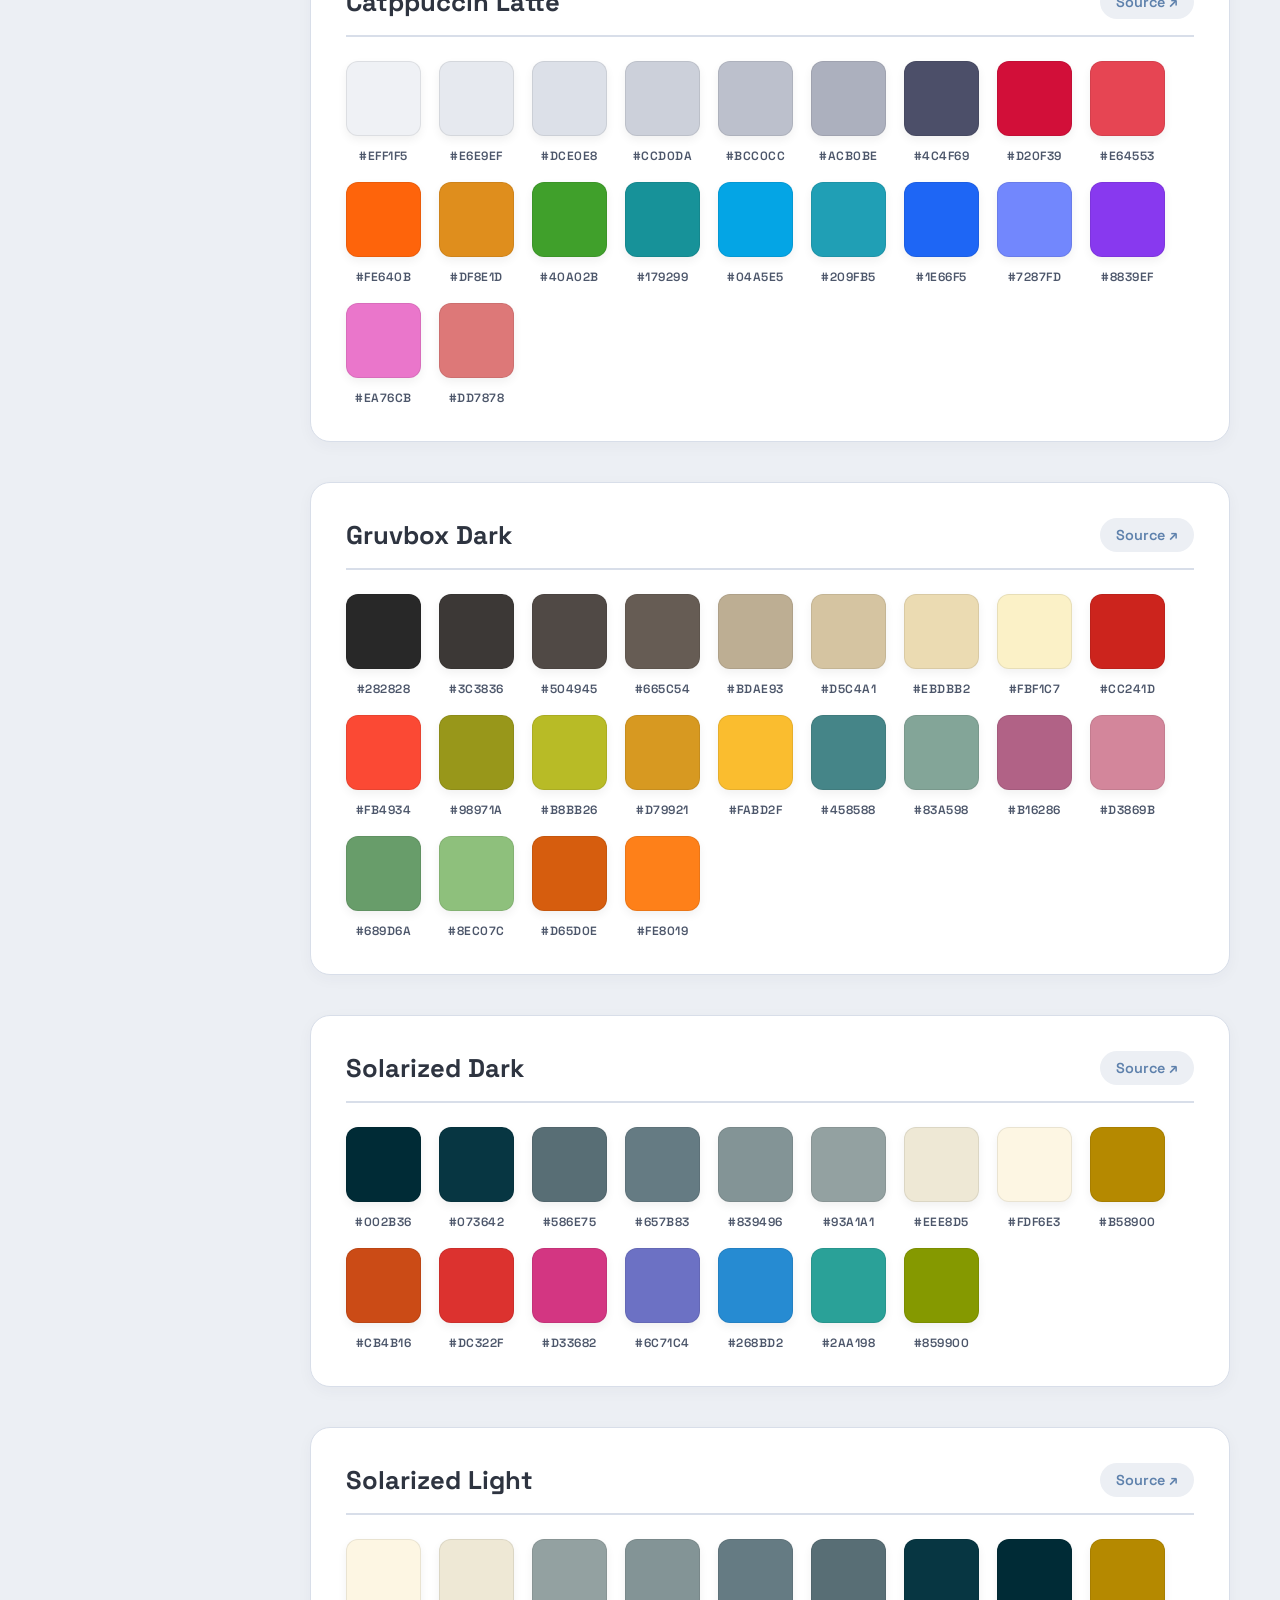
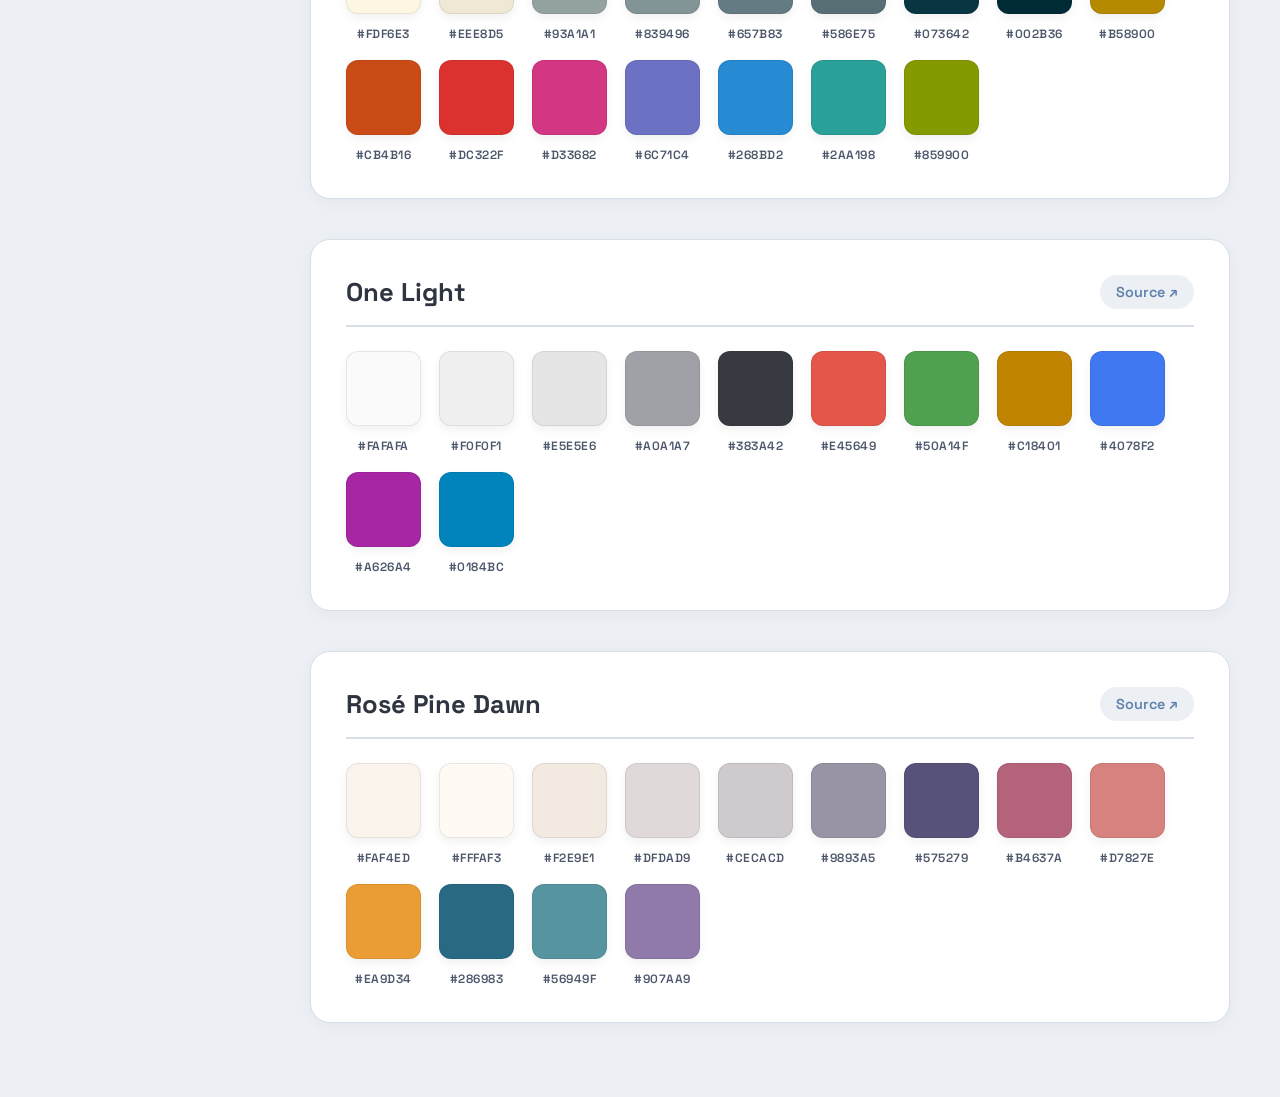
<file: colorcillos.html>
<!DOCTYPE html>
<html lang="en">
<head>
    <meta charset="UTF-8">
    <meta name="viewport" content="width=device-width, initial-scale=1.0">
    <title>Developer Themes Archive</title>
    
    <meta name="robots" content="noindex, nofollow, noarchive, nosnippet">
    <meta name="googlebot" content="noindex, nofollow">
    
    <link rel="preconnect" href="https://fonts.googleapis.com">
    <link rel="preconnect" href="https://fonts.gstatic.com" crossorigin>
    <link href="https://fonts.googleapis.com/css2?family=Space+Grotesk:wght@400;500;600;700&family=Fira+Code:wght@400;500&display=swap" rel="stylesheet">
    
    <style>
        :root {
            /* Layout & Base Variables */
            --bg-color: #ECEFF4;
            --text-color: #2E3440;
            --surface-color: #FFFFFF;
            --border-color: #D8DEE9;
            --accent: #5E81AC;
            
            /* Dynamic Code Block Variables (Defaults to Nord) */
            --code-bg: #2E3440;
            --code-fg: #D8DEE9;
            --code-kw: #81A1C1;
            --code-func: #88C0D0;
            --code-str: #A3BE8C;
            --code-com: #4C566A;
            --code-glow: rgba(129, 161, 193, 0.2);
        }

        * {
            box-sizing: border-box;
            margin: 0;
            padding: 0;
        }

        html {
            scroll-behavior: smooth;
        }

        body {
            font-family: 'Space Grotesk', sans-serif;
            background-color: var(--bg-color);
            color: var(--text-color);
            display: flex;
            min-height: 100vh;
            overflow-x: hidden;
        }

        /* --- SIDEBAR --- */
        .sidebar {
            width: 260px;
            background-color: var(--surface-color);
            border-right: 1px solid var(--border-color);
            position: fixed;
            height: 100vh;
            overflow-y: auto;
            padding: 40px 20px;
            box-shadow: 4px 0 20px rgba(0,0,0,0.02);
            z-index: 50;
        }

        .sidebar h2 {
            font-size: 1.1rem;
            text-transform: uppercase;
            letter-spacing: 1px;
            color: #4C566A;
            margin-bottom: 24px;
            padding-bottom: 12px;
            border-bottom: 1px solid var(--border-color);
        }

        .nav-list {
            list-style: none;
        }

        .nav-list li {
            margin-bottom: 8px;
            opacity: 0;
            transform: translateX(-15px);
            animation: slideInRight 0.4s cubic-bezier(0.16, 1, 0.3, 1) forwards;
        }

        .nav-list a {
            text-decoration: none;
            color: #4C566A;
            font-size: 0.95rem;
            font-weight: 500;
            display: flex;
            align-items: center;
            padding: 10px 14px;
            border-radius: 8px;
            transition: all 0.3s ease;
        }

        .nav-list a::before {
            content: '';
            width: 6px;
            height: 6px;
            border-radius: 50%;
            background-color: var(--accent);
            opacity: 0;
            margin-right: 0px;
            transition: all 0.3s ease;
            transform: scale(0);
        }

        .nav-list a:hover {
            color: var(--accent);
            background-color: var(--bg-color);
            transform: translateX(4px);
        }

        .nav-list a:hover::before {
            opacity: 1;
            margin-right: 12px;
            transform: scale(1);
        }

        /* --- MAIN CONTENT --- */
        .main-content {
            margin-left: 260px;
            padding: 50px;
            width: calc(100% - 260px);
            display: flex;
            flex-direction: column;
            align-items: center;
        }

        .content-wrapper {
            max-width: 1000px;
            width: 100%;
        }

        .page-title {
            font-size: 2.5rem;
            font-weight: 700;
            margin-bottom: 10px;
            letter-spacing: -1px;
            animation: fadeInDown 0.6s ease forwards;
        }

        .page-subtitle {
            color: #4C566A;
            margin-bottom: 40px;
            animation: fadeInDown 0.6s ease 0.1s forwards;
            opacity: 0;
        }

        /* --- DYNAMIC CODE PREVIEW --- */
        .code-preview-container {
            margin-bottom: 60px;
            border-radius: 16px;
            overflow: hidden;
            background-color: var(--code-bg);
            border: 1px solid rgba(0,0,0,0.1);
            box-shadow: 0 20px 50px var(--code-glow), 0 10px 20px rgba(0,0,0,0.05);
            transition: background-color 0.4s ease, box-shadow 0.4s ease;
            
            /* FIXED: Set to backwards fill mode so it doesn't need opacity:0 on base */
            animation: fadeInUp 0.8s ease 0.2s backwards;
            transform-origin: center center;
        }

        .pulse-active {
            animation: pulseBox 0.4s cubic-bezier(0.16, 1, 0.3, 1);
        }

        .window-header {
            background-color: rgba(0, 0, 0, 0.15);
            padding: 14px 20px;
            display: flex;
            gap: 8px;
            border-bottom: 1px solid rgba(255,255,255,0.05);
        }

        .dot {
            width: 12px;
            height: 12px;
            border-radius: 50%;
            transition: transform 0.2s ease;
        }
        .window-header:hover .dot { transform: scale(1.1); }
        .dot.red { background-color: #FF5F56; }
        .dot.yellow { background-color: #FFBD2E; }
        .dot.green { background-color: #27C93F; }

        pre {
            padding: 30px;
            font-family: 'Fira Code', monospace;
            font-size: 1rem;
            line-height: 1.6;
            color: var(--code-fg);
            transition: color 0.4s ease;
            overflow-x: auto;
        }

        .kw { color: var(--code-kw); transition: color 0.4s ease; }
        .func { color: var(--code-func); transition: color 0.4s ease; }
        .str { color: var(--code-str); transition: color 0.4s ease; }
        .com { color: var(--code-com); font-style: italic; transition: color 0.4s ease; }

        /* --- THEME CARDS --- */
        .theme-section {
            background-color: var(--surface-color);
            padding: 35px;
            border-radius: 20px;
            box-shadow: 0 4px 15px rgba(46, 52, 64, 0.04);
            border: 1px solid var(--border-color);
            margin-bottom: 40px;
            opacity: 0;
            transform: translateY(30px);
            transition: all 0.5s cubic-bezier(0.16, 1, 0.3, 1);
            cursor: pointer;
            position: relative;
            overflow: hidden;
        }

        .theme-section.visible {
            opacity: 1;
            transform: translateY(0);
        }

        .theme-section:hover {
            border-color: var(--accent);
            box-shadow: 0 15px 35px rgba(46, 52, 64, 0.08);
            transform: translateY(-4px);
        }

        .theme-header {
            display: flex;
            justify-content: space-between;
            align-items: center;
            border-bottom: 2px solid var(--border-color);
            padding-bottom: 16px;
            margin-bottom: 24px;
        }

        .theme-title {
            font-size: 1.6rem;
            font-weight: 700;
        }

        .theme-link {
            font-size: 0.9rem;
            font-weight: 600;
            color: var(--accent);
            text-decoration: none;
            padding: 8px 16px;
            border-radius: 20px;
            background-color: var(--bg-color);
            transition: all 0.3s ease;
        }

        .theme-link:hover {
            background-color: var(--accent);
            color: white;
            transform: scale(1.05);
        }

        .color-row {
            display: flex;
            flex-wrap: wrap;
            gap: 18px;
        }

        .color-card {
            display: flex;
            flex-direction: column;
            align-items: center;
            width: 75px;
            transition: all 0.3s cubic-bezier(0.175, 0.885, 0.32, 1.275);
        }

        .color-card:hover {
            transform: translateY(-10px) scale(1.08);
        }

        .color-card:active {
            transform: scale(0.92);
        }

        .color-chip {
            width: 75px;
            height: 75px;
            border-radius: 12px;
            box-shadow: 0 4px 10px rgba(0,0,0,0.06);
            margin-bottom: 12px;
            border: 1px solid rgba(0, 0, 0, 0.08);
            transition: all 0.3s ease;
        }

        .color-card:hover .color-chip {
            box-shadow: 0 15px 25px rgba(0,0,0,0.15);
        }

        .color-hex {
            font-size: 0.75rem;
            font-weight: 600;
            letter-spacing: 0.5px;
            text-transform: uppercase;
            color: #4C566A;
        }

        /* --- TOAST NOTIFICATION --- */
        #toast {
            visibility: hidden;
            min-width: 220px;
            background-color: var(--text-color);
            color: #FFF;
            text-align: center;
            border-radius: 50px;
            padding: 16px 28px;
            position: fixed;
            z-index: 100;
            bottom: -60px;
            left: 50%;
            transform: translateX(-50%);
            font-weight: 600;
            box-shadow: 0 15px 30px rgba(46, 52, 64, 0.4);
            opacity: 0;
            transition: all 0.5s cubic-bezier(0.68, -0.55, 0.265, 1.55);
        }

        #toast.show {
            visibility: visible;
            opacity: 1;
            bottom: 50px;
        }

        /* Animations */
        @keyframes slideInRight {
            to { opacity: 1; transform: translateX(0); }
        }
        @keyframes fadeInDown {
            from { opacity: 0; transform: translateY(-20px); }
            to { opacity: 1; transform: translateY(0); }
        }
        
        /* FIXED: Added opacity: 1 to the end state and 0 to start */
        @keyframes fadeInUp {
            0% { opacity: 0; transform: translateY(20px); }
            100% { opacity: 1; transform: translateY(0); }
        }
        @keyframes pulseBox {
            0% { transform: scale(1); }
            50% { transform: scale(1.015); }
            100% { transform: scale(1); }
        }
    </style>
</head>
<body>

    <nav class="sidebar">
        <h2>Palette Directory</h2>
        <ul class="nav-list" id="nav-list">
            </ul>
    </nav>

    <main class="main-content">
        <div class="content-wrapper">
            
            <h1 class="page-title">Developer Themes Archive</h1>
            <p class="page-subtitle">12 highly-curated syntax palettes. Click a card background to preview, click a chip to copy.</p>

            <div class="code-preview-container" id="code-preview">
                <div class="window-header">
                    <span class="dot red"></span>
                    <span class="dot yellow"></span>
                    <span class="dot green"></span>
                </div>
                <pre><code><span class="kw">function</span> <span class="func">initializeThemeEngine</span>() {
  <span class="com">// Click any theme card background below to update!</span>
  <span class="kw">const</span> status = <span class="str">"Waiting for input..."</span>;
  
  <span class="kw">if</span> (user.clicksCard) {
    <span class="kw">return</span> <span class="str">"Syntax highlighted successfully!"</span>;
  }
}</code></pre>
            </div>

            <div id="theme-container">
                </div>

        </div>
    </main>

    <div id="toast">Copied to clipboard!</div>

    <script>
        // Exactly 12 Themes, fully mapped with syntax highlighting variables
        const themes = [
            {
                name: "Nord", url: "https://www.nordtheme.com/",
                colors: ["#2E3440", "#3B4252", "#434C5E", "#4C566A", "#D8DEE9", "#E5E9F0", "#ECEFF4", "#8FBCBB", "#88C0D0", "#81A1C1", "#5E81AC", "#BF616A", "#D08770", "#EBCB8B", "#A3BE8C", "#B48EAD"],
                syntax: { bg: "#2E3440", fg: "#D8DEE9", kw: "#81A1C1", func: "#88C0D0", str: "#A3BE8C", com: "#4C566A" }
            },
            {
                name: "Dracula", url: "https://draculatheme.com/",
                colors: ["#282a36", "#44475a", "#f8f8f2", "#6272a4", "#8be9fd", "#50fa7b", "#ffb86c", "#ff79c6", "#bd93f9", "#ff5555", "#f1fa8c"],
                syntax: { bg: "#282a36", fg: "#f8f8f2", kw: "#ff79c6", func: "#50fa7b", str: "#f1fa8c", com: "#6272a4" }
            },
            {
                name: "Tokyo Night", url: "https://github.com/enkia/tokyo-night-vscode-theme",
                colors: ["#1a1b26", "#16161e", "#292e42", "#c0caf5", "#a9b1d6", "#565f89", "#f7768e", "#ff9e64", "#e0af68", "#9ece6a", "#7dcfff", "#7aa2f7", "#bb9af7"],
                syntax: { bg: "#1a1b26", fg: "#c0caf5", kw: "#bb9af7", func: "#7aa2f7", str: "#9ece6a", com: "#565f89" }
            },
            {
                name: "Monokai Dark", url: "https://monokai.nl/",
                colors: ["#272822", "#3E3D32", "#49483E", "#75715E", "#F8F8F2", "#F92672", "#FD971F", "#E6DB74", "#A6E22E", "#66D9EF", "#AE81FF"],
                syntax: { bg: "#272822", fg: "#F8F8F2", kw: "#F92672", func: "#A6E22E", str: "#E6DB74", com: "#75715E" }
            },
            {
                name: "Monokai Light", url: "https://monokai.nl/",
                colors: ["#FAFAFA", "#F2F2F2", "#E6E6E6", "#75715E", "#272822", "#F92672", "#FD971F", "#E6DB74", "#A6E22E", "#66D9EF", "#AE81FF"],
                syntax: { bg: "#FAFAFA", fg: "#272822", kw: "#F92672", func: "#66D9EF", str: "#E6DB74", com: "#75715E" }
            },
            {
                name: "Catppuccin Mocha", url: "https://catppuccin.com/",
                colors: ["#1e1e2e", "#181825", "#11111b", "#cdd6f4", "#bac2de", "#a6adc8", "#f5e0dc", "#f2cdcd", "#f5c2e7", "#cba6f7", "#f38ba8", "#eba0ac", "#fab387", "#f9e2af", "#a6e3a1", "#94e2d5", "#89dceb", "#74c7ec", "#89b4fa", "#b4befe"],
                syntax: { bg: "#1e1e2e", fg: "#cdd6f4", kw: "#cba6f7", func: "#89b4fa", str: "#a6e3a1", com: "#6c7086" }
            },
            {
                name: "Catppuccin Latte", url: "https://catppuccin.com/",
                colors: ["#eff1f5", "#e6e9ef", "#dce0e8", "#ccd0da", "#bcc0cc", "#acb0be", "#4c4f69", "#d20f39", "#e64553", "#fe640b", "#df8e1d", "#40a02b", "#179299", "#04a5e5", "#209fb5", "#1e66f5", "#7287fd", "#8839ef", "#ea76cb", "#dd7878"],
                syntax: { bg: "#eff1f5", fg: "#4c4f69", kw: "#8839ef", func: "#1e66f5", str: "#40a02b", com: "#9ca0b0" }
            },
            {
                name: "Gruvbox Dark", url: "https://github.com/morhetz/gruvbox",
                colors: ["#282828", "#3c3836", "#504945", "#665c54", "#bdae93", "#d5c4a1", "#ebdbb2", "#fbf1c7", "#cc241d", "#fb4934", "#98971a", "#b8bb26", "#d79921", "#fabd2f", "#458588", "#83a598", "#b16286", "#d3869b", "#689d6a", "#8ec07c", "#d65d0e", "#fe8019"],
                syntax: { bg: "#282828", fg: "#ebdbb2", kw: "#fb4934", func: "#b8bb26", str: "#b16286", com: "#928374" }
            },
            {
                name: "Solarized Dark", url: "https://ethanschoonover.com/solarized",
                colors: ["#002b36", "#073642", "#586e75", "#657b83", "#839496", "#93a1a1", "#eee8d5", "#fdf6e3", "#b58900", "#cb4b16", "#dc322f", "#d33682", "#6c71c4", "#268bd2", "#2aa198", "#859900"],
                syntax: { bg: "#002b36", fg: "#839496", kw: "#cb4b16", func: "#268bd2", str: "#2aa198", com: "#586e75" }
            },
            {
                name: "Solarized Light", url: "https://ethanschoonover.com/solarized",
                colors: ["#fdf6e3", "#eee8d5", "#93a1a1", "#839496", "#657b83", "#586e75", "#073642", "#002b36", "#b58900", "#cb4b16", "#dc322f", "#d33682", "#6c71c4", "#268bd2", "#2aa198", "#859900"],
                syntax: { bg: "#fdf6e3", fg: "#657b83", kw: "#cb4b16", func: "#268bd2", str: "#2aa198", com: "#93a1a1" }
            },
            {
                name: "One Light", url: "https://github.com/atom/one-light-syntax",
                colors: ["#fafafa", "#f0f0f1", "#e5e5e6", "#a0a1a7", "#383a42", "#e45649", "#50a14f", "#c18401", "#4078f2", "#a626a4", "#0184bc"],
                syntax: { bg: "#fafafa", fg: "#383a42", kw: "#a626a4", func: "#4078f2", str: "#50a14f", com: "#a0a1a7" }
            },
            {
                name: "Rosé Pine Dawn", url: "https://rosepinetheme.com/",
                colors: ["#faf4ed", "#fffaf3", "#f2e9e1", "#dfdad9", "#cecacd", "#9893a5", "#575279", "#b4637a", "#d7827e", "#ea9d34", "#286983", "#56949f", "#907aa9"],
                syntax: { bg: "#faf4ed", fg: "#575279", kw: "#907aa9", func: "#286983", str: "#ea9d34", com: "#9893a5" }
            }
        ];

        const container = document.getElementById('theme-container');
        const navList = document.getElementById('nav-list');
        const toast = document.getElementById('toast');
        const codeBox = document.getElementById('code-preview');
        const rootVars = document.documentElement.style;

        // Clipboard function
        function copyToClipboard(hexCode) {
            navigator.clipboard.writeText(hexCode).then(() => {
                toast.innerHTML = `Copied <strong>${hexCode}</strong>!`;
                toast.className = "show";
                setTimeout(() => { toast.className = toast.className.replace("show", ""); }, 2500);
            });
        }

        // Hex to RGBA for the code box glow
        function hexToRgbA(hex, alpha){
            let c;
            if(/^#([A-Fa-f0-9]{3}){1,2}$/.test(hex)){
                c = hex.substring(1).split('');
                if(c.length== 3){
                    c= [c[0], c[0], c[1], c[1], c[2], c[2]];
                }
                c= '0x'+c.join('');
                return 'rgba('+[(c>>16)&255, (c>>8)&255, c&255].join(',')+','+alpha+')';
            }
            return `rgba(0,0,0,${alpha})`;
        }

        // Apply Syntax Theme to Code Preview dynamically
        function applySyntaxTheme(themeSyntax) {
            rootVars.setProperty('--code-bg', themeSyntax.bg);
            rootVars.setProperty('--code-fg', themeSyntax.fg);
            rootVars.setProperty('--code-kw', themeSyntax.kw);
            rootVars.setProperty('--code-func', themeSyntax.func);
            rootVars.setProperty('--code-str', themeSyntax.str);
            rootVars.setProperty('--code-com', themeSyntax.com);
            rootVars.setProperty('--code-glow', hexToRgbA(themeSyntax.kw, 0.25));

            // Trigger the pulse animation to show it updated
            codeBox.classList.remove('pulse-active');
            void codeBox.offsetWidth; 
            codeBox.classList.add('pulse-active');
            
            // Scroll back up so the user can see the new syntax colors
            window.scrollTo({ top: 0, behavior: 'smooth' });
        }

        // Generate DOM Elements
        themes.forEach((theme, index) => {
            const themeId = `theme-${index}`;

            // Build Sidebar Link
            const li = document.createElement('li');
            li.style.animationDelay = `${index * 0.05}s`;
            const a = document.createElement('a');
            a.href = `#${themeId}`;
            a.textContent = theme.name;
            li.appendChild(a);
            navList.appendChild(li);

            // Build Theme Section
            const themeSection = document.createElement('div');
            themeSection.className = 'theme-section';
            themeSection.id = themeId;
            
            // Apply the theme when the background of the card is clicked
            themeSection.onclick = () => {
                applySyntaxTheme(theme.syntax);
            };

            // Header
            const header = document.createElement('div');
            header.className = 'theme-header';

            const title = document.createElement('h2');
            title.className = 'theme-title';
            title.textContent = theme.name;

            const link = document.createElement('a');
            link.className = 'theme-link';
            link.href = theme.url;
            link.target = "_blank";
            link.rel = "noopener noreferrer";
            link.textContent = "Source ↗";
            link.onclick = (e) => e.stopPropagation(); 

            header.appendChild(title);
            header.appendChild(link);
            themeSection.appendChild(header);

            // Color Chips
            const colorRow = document.createElement('div');
            colorRow.className = 'color-row';

            theme.colors.forEach(hex => {
                const card = document.createElement('div');
                card.className = 'color-card';
                
                // FIXED: Stop propagation here so clicking a chip doesn't trigger the themeSection update
                card.onclick = (e) => {
                    e.stopPropagation(); 
                    copyToClipboard(hex);
                };

                const chip = document.createElement('div');
                chip.className = 'color-chip';
                chip.style.backgroundColor = hex;

                const hexLabel = document.createElement('span');
                hexLabel.className = 'color-hex';
                hexLabel.textContent = hex;

                card.appendChild(chip);
                card.appendChild(hexLabel);
                colorRow.appendChild(card);
            });

            themeSection.appendChild(colorRow);
            container.appendChild(themeSection);
        });

        // Intersection Observer for Scroll Animations
        const observer = new IntersectionObserver((entries, obs) => {
            entries.forEach(entry => {
                if (entry.isIntersecting) {
                    entry.target.classList.add('visible');
                    obs.unobserve(entry.target);
                }
            });
        }, { threshold: 0.1 });

        document.querySelectorAll('.theme-section').forEach(section => {
            observer.observe(section);
        });
    </script>
</body>
</html>
</file>
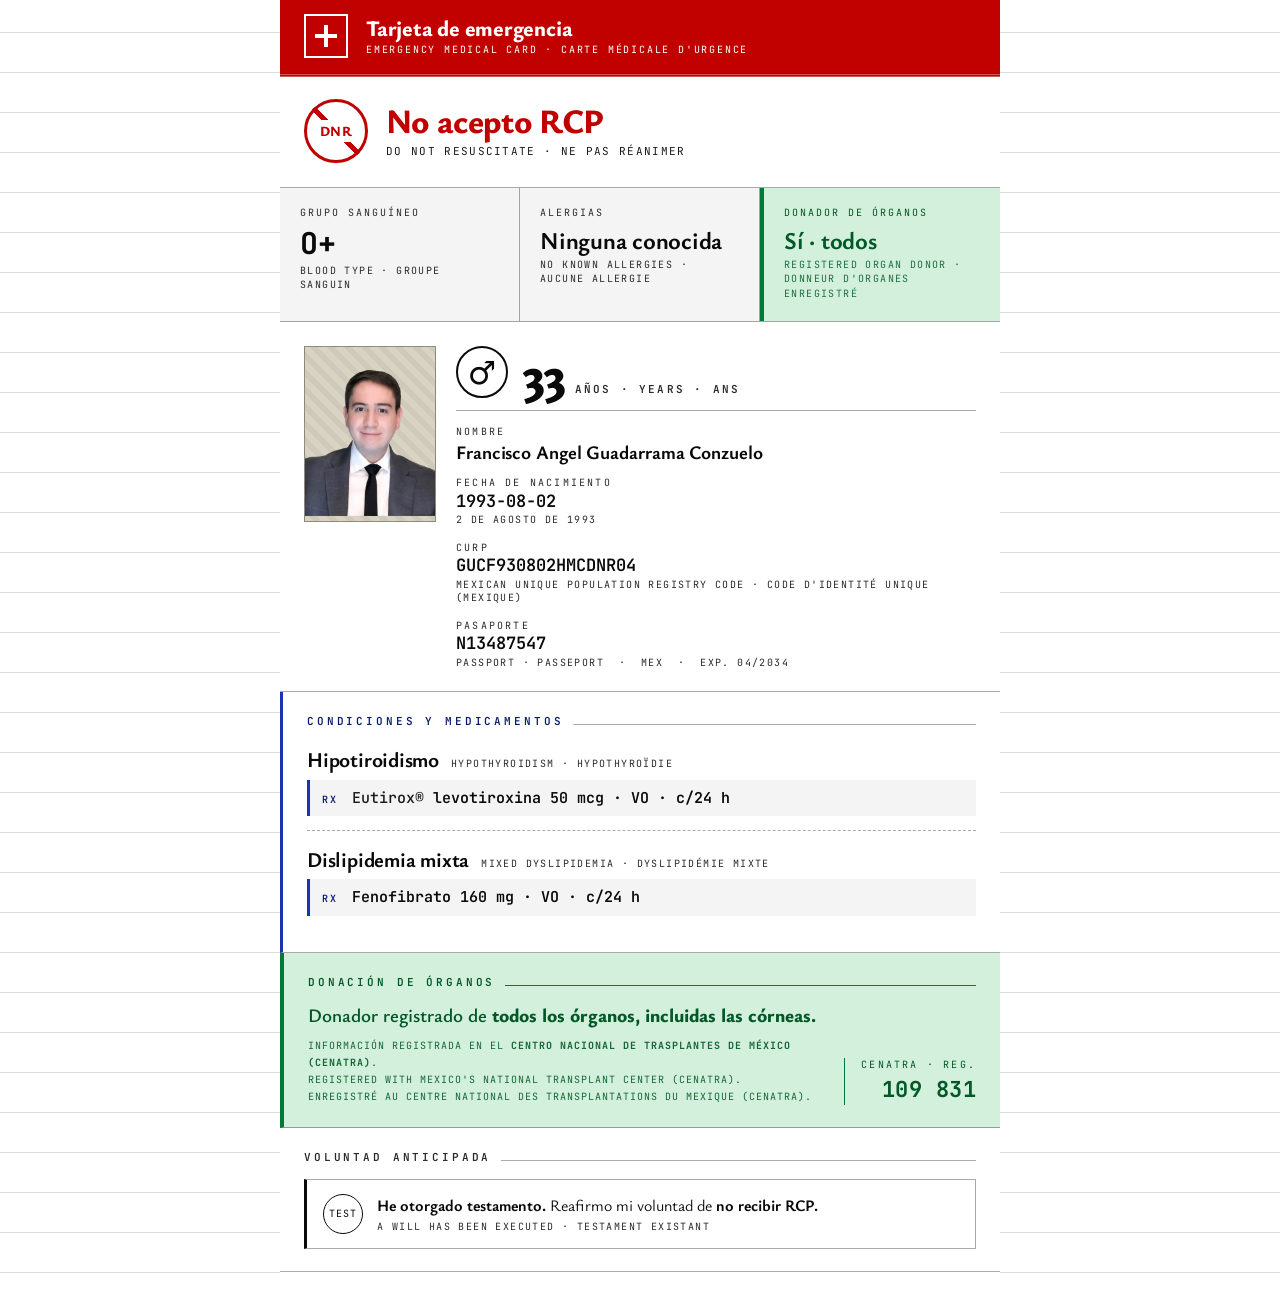
<file: er1.html>
<!doctype html>
<html lang=es>
<head>
<meta charset=utf-8>
<meta name=viewport content="width=device-width,initial-scale=1,viewport-fit=cover">
<meta name=theme-color content=#fff>
<title>Información médica de emergencia · Francisco Guadarrama</title>
<meta name=description content="Referencia médica de emergencia">
<meta name=robots content="noindex,nofollow,noarchive,nosnippet,noimageindex,nocache,notranslate,max-snippet:0,max-image-preview:none,max-video-preview:0">
<meta name=googlebot content="noindex,nofollow,noarchive,nosnippet,noimageindex,nocache,notranslate">
<meta name=bingbot content="noindex,nofollow,noarchive,nosnippet,noimageindex,nocache">
<meta name=slurp content="noindex,nofollow,noarchive">
<meta name=duckduckbot content="noindex,nofollow,noarchive">
<meta name=yandex content="noindex,nofollow,noarchive">
<meta name=baiduspider content="noindex,nofollow,noarchive">
<meta name=archive.org_bot content="noindex,noarchive">
<meta name=ia_archiver content="noindex,noarchive">
<meta name=referrer content=no-referrer>
<meta http-equiv=Cache-Control content="no-store,no-cache,must-revalidate,max-age=0,private">
<meta http-equiv=Pragma content=no-cache>
<meta http-equiv=Expires content=0>
<meta name=pinterest content=nopin>
<link rel=preconnect href=https://fonts.googleapis.com>
<link rel=preconnect href=https://fonts.gstatic.com crossorigin>
<link href="https://fonts.googleapis.com/css2?family=JetBrains+Mono:wght@500;600;700&family=Ysabeau:wght@400;600;700;800&display=swap" rel=stylesheet>
<style>
:root{--p:#fff;--p2:#f4f4f4;--i:#0a0a0a;--i2:#1a1a1a;--i3:#2a2a2a;--r:#0005;--r2:#0002;--e:#c10000;--a:#007a35;--ai:#005826;--ab:#d3f0dd;--x:#1735b0;--xi:#0a1e6e;--m:"JetBrains Mono",ui-monospace,Menlo,Consolas,monospace;--s:Ysabeau,ui-sans-serif,system-ui,sans-serif}
*{box-sizing:border-box;margin:0;padding:0}
html,body{background:var(--p);color:var(--i);font-family:var(--s)}
body{min-height:100dvh;font-size:17px;line-height:1.35;-webkit-font-smoothing:antialiased;padding:env(safe-area-inset-top) 0 env(safe-area-inset-bottom);background:repeating-linear-gradient(0deg,transparent 0 39px,var(--r2) 39px 40px),var(--p)}
.sh{max-width:720px;margin:0 auto;padding:0 0 40px;background:var(--p)}
.b{background:var(--e);color:#fff;padding:14px 24px 16px;display:flex;align-items:center;gap:18px;border-bottom:3px double #ffffff55}
.b .c{flex:0 0 auto;width:44px;height:44px;display:grid;place-items:center;border:2px solid #fff;position:relative}
.b .c::before,.b .c::after{content:"";position:absolute;background:#fff}
.b .c::before{width:22px;height:4px}
.b .c::after{width:4px;height:22px}
.b .w{flex:1;min-width:0}
.b .wt{font-weight:800;font-size:clamp(18px,4.2vw,22px);letter-spacing:-.01em;line-height:1.05}
.b .ws{font-family:var(--m);font-size:10px;letter-spacing:.18em;text-transform:uppercase;margin-top:4px}
.d{background:#fff;border-bottom:1px solid var(--r);padding:22px 24px 24px;display:grid;grid-template-columns:auto 1fr;gap:18px;align-items:center}
.d .g{width:64px;height:64px;border-radius:50%;border:3px solid var(--e);color:var(--e);display:grid;place-items:center;font-weight:800;font-size:14px;letter-spacing:.02em;position:relative;flex:0 0 auto}
.d .g::after{content:"";position:absolute;inset:-3px;border-radius:50%;background:linear-gradient(45deg,transparent 47%,var(--e) 47% 53%,transparent 53%)}
.d .g span{position:relative;z-index:1;background:#fff;padding:2px 4px}
.d h1{font-size:clamp(26px,6.2vw,34px);font-weight:800;letter-spacing:-.02em;line-height:1;color:var(--e);margin-bottom:6px}
.d .t{font-family:var(--m);font-size:11px;letter-spacing:.12em;text-transform:uppercase;color:var(--i2);line-height:1.5}
.cr{display:grid;grid-template-columns:1fr 1fr 1fr;border-bottom:1px solid var(--r);background:var(--p2)}
.cc{padding:18px 20px 20px;border-right:1px solid var(--r);min-width:0}
.cc:last-child{border-right:none}
.cc .k{font-family:var(--m);font-size:10px;letter-spacing:.2em;text-transform:uppercase;color:var(--i3);margin-bottom:8px}
.cc .v{font-family:var(--m);font-weight:700;font-size:clamp(22px,5.2vw,30px);letter-spacing:-.01em;line-height:1}
.cc .v.sn{font-family:var(--s);font-size:clamp(18px,4.4vw,24px)}
.cc .s{margin-top:6px;font-family:var(--m);font-size:10px;letter-spacing:.14em;text-transform:uppercase;color:var(--i3);line-height:1.45}
.cc.dn{background:var(--ab);border-left:4px solid var(--a)}
.cc.dn .k,.cc.dn .v,.cc.dn .s{color:var(--ai)}
.cc.dn .s{opacity:.85}
@media (max-width:560px){.cr{grid-template-columns:1fr 1fr}.cc:nth-child(2){border-right:none}.cc:nth-child(3){grid-column:1/-1;border-top:1px solid var(--r);border-right:none}}
.id{display:grid;grid-template-columns:132px 1fr;gap:20px;padding:24px 24px 22px;border-bottom:1px solid var(--r);align-items:start}
.ph{width:132px;aspect-ratio:3/4;background:repeating-linear-gradient(45deg,#d9d3c4 0 6px,#cfc9ba 6px 12px);border:1px solid var(--r);overflow:hidden;flex:0 0 auto}
.ph img{width:100%;height:100%;object-fit:cover;display:block}
.f{display:grid;gap:14px;min-width:0}
.al{display:flex;align-items:center;gap:14px;padding-bottom:12px;border-bottom:1px solid var(--r)}
.al .sx{width:clamp(44px,10vw,52px);height:clamp(44px,10vw,52px);border-radius:50%;border:2.5px solid var(--i);display:grid;place-items:center;font-weight:700;font-size:clamp(26px,6vw,32px);line-height:1;flex:0 0 auto}
.ag{display:flex;align-items:baseline;gap:10px;flex-wrap:wrap;min-width:0}
.ag .n{font-weight:800;font-size:clamp(40px,10vw,56px);line-height:.9;letter-spacing:-.03em}
.ag .u{font-family:var(--m);font-weight:600;font-size:11px;letter-spacing:.2em;text-transform:uppercase;color:var(--i3);line-height:1.4}
.rw{display:grid;gap:2px;min-width:0}
.rw .k{font-family:var(--m);font-size:10px;letter-spacing:.22em;text-transform:uppercase;color:var(--i3)}
.rw .v{font-weight:700;font-size:19px;letter-spacing:-.005em;line-height:1.15;word-break:break-word}
.rw .v.mn{font-family:var(--m);font-weight:600;font-size:17px;letter-spacing:0}
.rw .s{font-family:var(--m);font-size:10px;letter-spacing:.14em;text-transform:uppercase;color:var(--i3)}
@media (max-width:560px){.id{grid-template-columns:112px 1fr;gap:16px;padding:20px 20px 18px}.ph{width:112px}}
.sc{padding:22px 24px;border-bottom:1px solid var(--r)}
.sc h2{font-family:var(--m);font-size:11px;font-weight:600;letter-spacing:.26em;text-transform:uppercase;color:var(--i3);margin-bottom:14px;display:flex;align-items:baseline;gap:10px}
.sc h2::after{content:"";flex:1;height:1px;background:var(--r)}
.rx .ln{padding:14px 0;border-top:1px dashed var(--r);display:grid;gap:6px}
.rx .ln:first-child{border-top:none;padding-top:2px}
.rx .cd{display:flex;flex-wrap:wrap;align-items:baseline;gap:8px 12px}
.rx .cd .nm{font-size:21px;font-weight:700;letter-spacing:-.01em}
.rx .cd .at{font-family:var(--m);font-size:10px;letter-spacing:.14em;text-transform:uppercase;color:var(--i3)}
.rx .md{display:grid;grid-template-columns:auto 1fr;gap:10px 14px;align-items:baseline;padding:8px 12px;background:var(--p2);border-left:3px solid var(--x)}
.rx .md .tg{font-family:var(--m);font-size:10px;font-weight:600;letter-spacing:.18em;text-transform:uppercase;color:var(--xi)}
.rx .md .ds{font-family:var(--m);font-size:15px;font-weight:600}
.rx .md .ds .bd{color:var(--i2);font-weight:500}
.rxs{border-left:3px solid var(--x)}
.rxs h2{color:var(--xi)}
.dns{background:var(--ab);border-left:4px solid var(--a)}
.dns h2{color:var(--ai)}
.dns h2::after{background:var(--a)}
.dr{display:grid;grid-template-columns:1fr auto;gap:16px;align-items:end}
.dr .st{font-size:19px;font-weight:600;line-height:1.25;color:var(--ai)}
.dr .st b{font-weight:800}
.dr .tt{margin-top:10px;font-family:var(--m);font-size:10px;letter-spacing:.1em;text-transform:uppercase;color:var(--ai);opacity:.9;line-height:1.7}
.dr .tt b{font-weight:700}
.dr .rg{text-align:right;border-left:1px solid var(--a);padding-left:16px}
.dr .rg .k{font-family:var(--m);font-size:10px;letter-spacing:.22em;text-transform:uppercase;color:var(--ai);margin-bottom:4px}
.dr .rg .v{font-family:var(--m);font-weight:700;font-size:22px;color:var(--ai);letter-spacing:.02em}
@media (max-width:560px){.dr{grid-template-columns:1fr}.dr .rg{text-align:left;border-left:none;padding-left:0;border-top:1px solid var(--a);padding-top:10px}}
.wl{display:grid;grid-template-columns:auto 1fr;gap:14px;align-items:center;padding:14px 16px;background:#fff;border:1px solid var(--r);border-left:3px solid var(--i)}
.wl .sl{width:40px;height:40px;border-radius:50%;border:1.5px solid var(--i);display:grid;place-items:center;font-family:var(--m);font-size:10px;letter-spacing:.12em}
.wl .tx{font-size:16px;line-height:1.3}
.wl .tx b{font-weight:700}
.wl .tr{margin-top:4px;font-family:var(--m);font-size:10px;letter-spacing:.14em;text-transform:uppercase;color:var(--i3)}
@media print{body{background:#fff;padding:0}.sh{max-width:none}.b{background:#fff;color:#000;border-bottom:2px solid #000}.b .c{border-color:#000}.b .c::before,.b .c::after{background:#000}.d h1,.d .g{color:#000;border-color:#000}}
</style>
</head>
<body>
<main class=sh>
<header class=b><div class=c></div><div class=w><div class=wt>Tarjeta de emergencia</div><div class=ws>Emergency medical card · Carte médicale d'urgence</div></div></header>
<section class=d><div class=g><span>DNR</span></div><div><h1>No acepto RCP</h1><div class=t>Do not resuscitate · Ne pas réanimer</div></div></section>
<section class=cr>
<div class=cc><div class=k>Grupo sanguíneo</div><div class=v>O+</div><div class=s>Blood type · Groupe sanguin</div></div>
<div class=cc><div class=k>Alergias</div><div class="v sn">Ninguna conocida</div><div class=s>No known allergies · Aucune allergie</div></div>
<div class="cc dn"><div class=k>Donador de órganos</div><div class="v sn">Sí · todos</div><div class=s>Registered organ donor · Donneur d'organes enregistré</div></div>
</section>
<section class=id>
<div class=ph><img alt="" src="[data-uri]"></div>
<div class=f>
<div class=al><div class=sx>♂</div><div class=ag><span class=n id=an>—</span><span class=u>años · years · ans</span></div></div>
<div class=rw><div class=k>Nombre</div><div class=v>Francisco Angel Guadarrama Conzuelo</div></div>
<div class=rw><div class=k>Fecha de nacimiento</div><div class="v mn">1993-08-02</div><div class=s>2 de agosto de 1993</div></div>
<div class=rw><div class=k>CURP</div><div class="v mn">GUCF930802HMCDNR04</div><div class=s>Mexican unique population registry code · Code d'identité unique (Mexique)</div></div>
<div class=rw><div class=k>Pasaporte</div><div class="v mn">N13487547</div><div class=s>Passport · Passeport &nbsp;·&nbsp; MEX &nbsp;·&nbsp; exp. 04/2034</div></div>
</div>
</section>
<section class="sc rxs"><h2>Condiciones y medicamentos</h2><div class=rx>
<div class=ln><div class=cd><span class=nm>Hipotiroidismo</span><span class=at>Hypothyroidism · Hypothyroïdie</span></div><div class=md><span class=tg>Rx</span><span class=ds><span class=bd>Eutirox®</span> levotiroxina 50 mcg · VO · c/24 h</span></div></div>
<div class=ln><div class=cd><span class=nm>Dislipidemia mixta</span><span class=at>Mixed dyslipidemia · Dyslipidémie mixte</span></div><div class=md><span class=tg>Rx</span><span class=ds>Fenofibrato 160 mg · VO · c/24 h</span></div></div>
</div></section>
<section class="sc dns"><h2>Donación de órganos</h2><div class=dr>
<div><div class=st>Donador registrado de <b>todos los órganos, incluidas las córneas.</b></div><div class=tt>Información registrada en el <b>Centro Nacional de Trasplantes de México (CENATRA)</b>.<br>Registered with Mexico's National Transplant Center (CENATRA).<br>Enregistré au Centre national des transplantations du Mexique (CENATRA).</div></div>
<div class=rg><div class=k>CENATRA · Reg.</div><div class=v>109&nbsp;831</div></div>
</div></section>
<section class=sc><h2>Voluntad anticipada</h2><div class=wl><div class=sl>TEST</div><div class=tx><b>He otorgado testamento.</b> Reafirmo mi voluntad de <b>no recibir RCP.</b><div class=tr>A will has been executed · Testament existant</div></div></div></section>
</main>
<script>(function(){var d=new Date(1993,7,2),n=new Date(),a=n.getFullYear()-d.getFullYear(),m=n.getMonth()-d.getMonth();if(m<0||(m===0&&n.getDate()<d.getDate()))a--;document.getElementById('an').textContent=a})();</script>
</body></html>
</file>
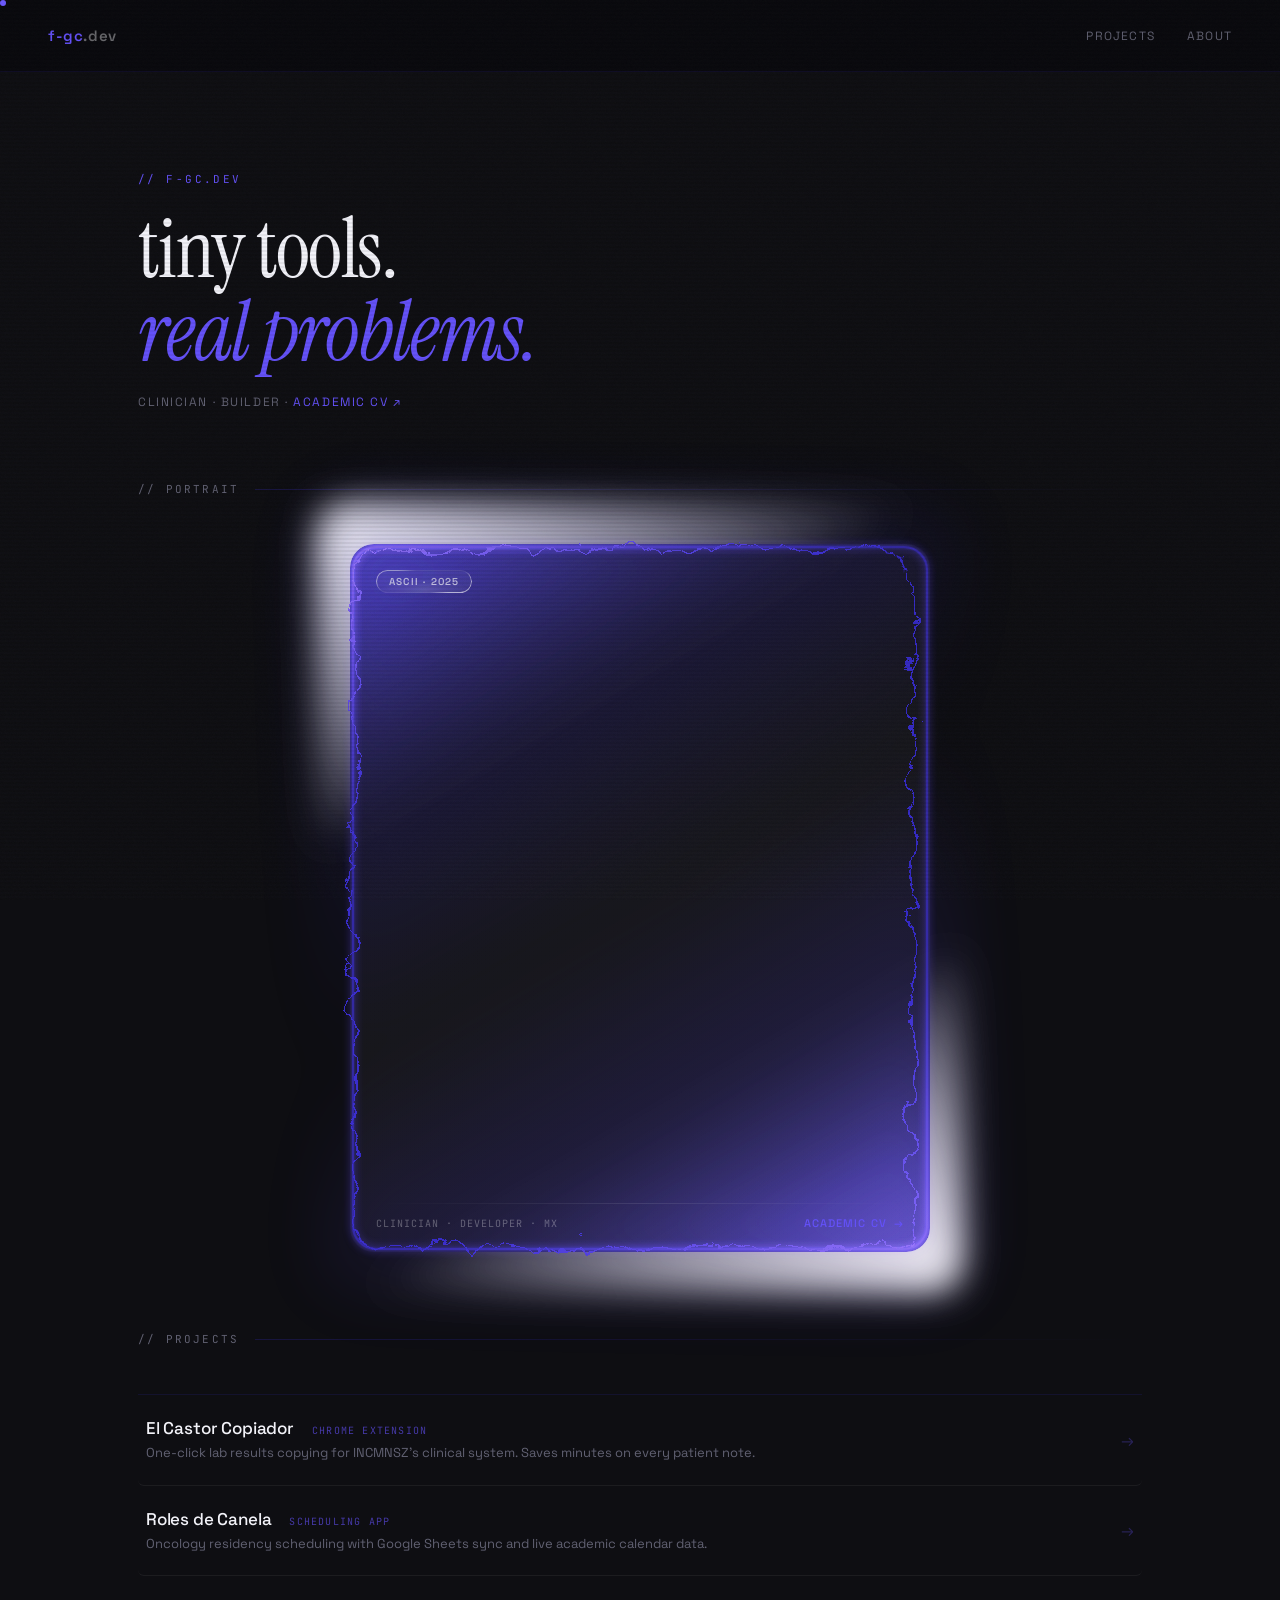
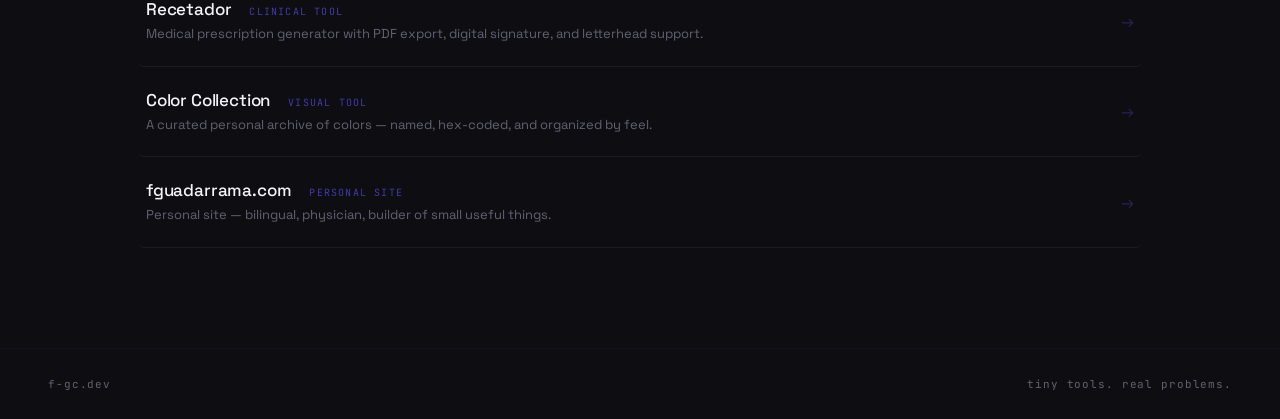
<file: index (18).html>
<!DOCTYPE html>
<html lang="en">
<head>
  <meta charset="UTF-8" />
  <meta name="viewport" content="width=device-width, initial-scale=1.0" />
  <title>f-gc.dev</title>
  <link rel="preconnect" href="https://fonts.googleapis.com" />
  <link rel="preconnect" href="https://fonts.gstatic.com" crossorigin />
  <link href="https://fonts.googleapis.com/css2?family=Space+Grotesk:wght@300;400;500;600;700&family=Instrument+Serif:ital@0;1&family=JetBrains+Mono:wght@300;400&display=swap" rel="stylesheet" />
  <style>
    :root {
      --electric-border-color: color(display-p3 0.196 0.161 0.745);
      --electric-light-color:  color(display-p3 0.36  0.30  0.93);
      --gradient-color:        color(display-p3 0.10  0.08  0.30 / 0.45);
      --color-neutral-900:     color(display-p3 0.09  0.09  0.10);
      --bg:            color(display-p3 0.055 0.055 0.07);
      --fg:            color(display-p3 0.95  0.95  0.97);
      --muted:         color(display-p3 0.38  0.38  0.44);
      --accent:        color(display-p3 0.196 0.161 0.745);
      --accent-bright: color(display-p3 0.38  0.32  0.94);
      --card-w: 580px;
      --card-h: 700px;
    }

    *, *::before, *::after { margin: 0; padding: 0; box-sizing: border-box; }
    html { scroll-behavior: smooth; }

    body {
      font-family: 'Space Grotesk', sans-serif;
      background-color: var(--bg);
      color: var(--fg);
      min-height: 100vh;
      overflow-x: hidden;
    }

    /* grain */
    body::before {
      content: '';
      position: fixed; inset: 0;
      pointer-events: none; z-index: 9999; opacity: 0.025;
      background-image: url("data:image/svg+xml,%3Csvg viewBox='0 0 256 256' xmlns='http://www.w3.org/2000/svg'%3E%3Cfilter id='n'%3E%3CfeTurbulence type='fractalNoise' baseFrequency='0.9' numOctaves='4' stitchTiles='stitch'/%3E%3C/filter%3E%3Crect width='100%25' height='100%25' filter='url(%23n)'/%3E%3C/svg%3E");
      background-repeat: repeat; background-size: 128px 128px;
    }
    /* scanlines */
    body::after {
      content: '';
      position: fixed; inset: 0; pointer-events: none; z-index: 9998;
      background: repeating-linear-gradient(to bottom,transparent,transparent 2px,color(display-p3 0 0 0/0.06) 2px,color(display-p3 0 0 0/0.06) 4px);
    }

    /* HEADER */
    header {
      display: flex; align-items: center; justify-content: space-between;
      padding: 26px 48px;
      border-bottom: 1px solid color(display-p3 0.196 0.161 0.745 / 0.14);
      position: sticky; top: 0; z-index: 100;
      background: color(display-p3 0.04 0.04 0.05 / 0.88);
      backdrop-filter: blur(14px);
    }
    .logo { font-weight: 600; font-size: 15px; letter-spacing: 0.04em; color: var(--accent-bright); }
    .logo span { color: var(--fg); opacity: 0.4; }
    nav { display: flex; gap: 32px; font-size: 12px; letter-spacing: 0.1em; color: var(--muted); }
    nav a { color: inherit; text-decoration: none; text-transform: uppercase; transition: color 0.2s; }
    nav a:hover { color: var(--accent-bright); }

    /* HERO */
    .hero {
      padding: 100px 48px 72px;
      max-width: 1100px; margin: 0 auto; position: relative;
    }
    .hero-eyebrow {
      font-family: 'JetBrains Mono', monospace;
      font-size: 11px; letter-spacing: 0.22em; text-transform: uppercase;
      color: var(--accent-bright); margin-bottom: 22px;
      opacity: 0; animation: fadeUp 0.6s 0.1s forwards;
    }
    .hero-title {
      font-family: 'Instrument Serif', serif;
      font-size: clamp(50px, 6.5vw, 84px); font-weight: 400;
      line-height: 1.0; letter-spacing: -0.02em; margin-bottom: 20px;
      opacity: 0; animation: fadeUp 0.7s 0.2s forwards;
    }
    .hero-title em { font-style: italic; color: var(--accent-bright); }
    .hero-tagline {
      font-size: 12px; letter-spacing: 0.13em; color: var(--muted); text-transform: uppercase;
      opacity: 0; animation: fadeUp 0.7s 0.35s forwards;
    }
    .hero-tagline a { color: var(--accent-bright); text-decoration: none; transition: opacity 0.2s; }
    .hero-tagline a:hover { text-decoration: underline; }

    /* SECTION LABEL */
    .section-label {
      max-width: 1100px; margin: 0 auto; padding: 0 48px;
      display: flex; align-items: center; gap: 16px; margin-bottom: 48px;
    }
    .section-label span {
      font-family: 'JetBrains Mono', monospace;
      font-size: 11px; letter-spacing: 0.2em; text-transform: uppercase;
      color: var(--muted); white-space: nowrap;
    }
    .section-label::after {
      content: ''; flex: 1; height: 1px;
      background: linear-gradient(to right, color(display-p3 0.196 0.161 0.745 / 0.25), transparent);
    }

    /* HERO CARD */
    .hero-card-section {
      max-width: 1100px; margin: 0 auto;
      padding: 0 48px 80px;
      display: flex; justify-content: center;
    }

    .card-container {
      padding: 2px; border-radius: 24px; position: relative;
      width: var(--card-w); max-width: 100%; flex-shrink: 0;
      background:
        linear-gradient(-30deg, var(--gradient-color), transparent, var(--gradient-color)),
        linear-gradient(to bottom, var(--color-neutral-900), var(--color-neutral-900));
      opacity: 0; animation: fadeUp 0.7s 0.45s forwards;
    }

    .inner-container { position: relative; }

    .border-outer {
      border: 2px solid color(display-p3 0.196 0.161 0.745 / 0.5);
      border-radius: 24px; padding-right: 4px; padding-bottom: 4px;
    }
    .main-card {
      width: calc(var(--card-w) - 8px);
      max-width: calc(100% - 8px);
      height: var(--card-h);
      border-radius: 24px;
      border: 2px solid var(--electric-border-color);
      margin-top: -4px; margin-left: -4px;
      filter: url(#turbulent-displace);
    }
    .glow-layer-1 {
      border: 2px solid color(display-p3 0.196 0.161 0.745 / 0.6);
      border-radius: 24px; width: 100%; height: 100%;
      position: absolute; inset: 0; filter: blur(1px);
    }
    .glow-layer-2 {
      border: 2px solid var(--electric-light-color);
      border-radius: 24px; width: 100%; height: 100%;
      position: absolute; inset: 0; filter: blur(4px);
    }
    .overlay-1 {
      position: absolute; inset: 0; border-radius: 24px;
      opacity: 1; mix-blend-mode: overlay; transform: scale(1.1); filter: blur(16px);
      background: linear-gradient(-30deg, white, transparent 30%, transparent 70%, white);
    }
    .overlay-2 {
      position: absolute; inset: 0; border-radius: 24px;
      opacity: 0.5; mix-blend-mode: overlay; transform: scale(1.1); filter: blur(16px);
      background: linear-gradient(-30deg, white, transparent 30%, transparent 70%, white);
    }
    .background-glow {
      position: absolute; inset: 0; border-radius: 24px;
      filter: blur(32px); transform: scale(1.1); opacity: 0.28; z-index: -1;
      background: linear-gradient(-30deg, var(--electric-light-color), transparent, var(--electric-border-color));
    }

    /* Card content */
    .content-container {
      position: absolute; inset: 0;
      display: flex; flex-direction: column;
      overflow: hidden; border-radius: 22px;
    }
    .content-top { padding: 26px 26px 10px; }

    .scrollbar-glass {
      background:
        radial-gradient(47.2% 50% at 50.39% 88.37%, color(display-p3 1 1 1/0.12) 0%, transparent 100%),
        color(display-p3 1 1 1/0.04);
      position: relative; border-radius: 14px; width: fit-content;
      padding: 5px 13px; text-transform: uppercase;
      font-weight: 600; font-size: 10px; letter-spacing: 0.12em;
      color: color(display-p3 1 1 1/0.65);
    }
    .scrollbar-glass::before {
      content: ''; position: absolute; inset: 0; padding: 1px;
      background: linear-gradient(150deg,
        color(display-p3 1 1 1/0.48) 16.73%, color(display-p3 1 1 1/0.08) 30.2%,
        color(display-p3 1 1 1/0.08) 68.2%,  color(display-p3 1 1 1/0.60) 81.89%);
      border-radius: inherit;
      mask: linear-gradient(#fff 0 0) content-box, linear-gradient(#fff 0 0);
      mask-composite: xor; -webkit-mask-composite: xor; pointer-events: none;
    }

    /* ASCII block */
    .ascii-wrapper {
      flex: 1; overflow: hidden;
      display: flex; align-items: center; justify-content: center;
      padding: 6px 2px 2px;
    }
    .ascii-art {
      font-family: 'JetBrains Mono', monospace;
      font-weight: 300;
      /* JS will set a precise size; this is a safe fallback */
      font-size: 4px;
      line-height: 1.18;
      white-space: pre;
      color: color(display-p3 0.72 0.68 0.98);
      opacity: 0.85;
      letter-spacing: 0;
      display: block;
      max-width: 100%;
    }

    .divider {
      border: none; height: 1px; background-color: currentColor;
      opacity: 0.1; margin: 0 26px;
      mask-image: linear-gradient(to right, transparent, black, transparent);
      -webkit-mask-image: linear-gradient(to right, transparent, black, transparent);
    }
    .content-bottom {
      padding: 12px 26px 22px;
      display: flex; align-items: center; justify-content: space-between; gap: 12px;
    }
    .card-tagline {
      font-family: 'JetBrains Mono', monospace;
      font-size: 10px; letter-spacing: 0.1em; text-transform: uppercase;
      color: color(display-p3 1 1 1/0.3);
    }
    .card-cv-link {
      display: inline-flex; align-items: center; gap: 7px;
      font-size: 11px; letter-spacing: 0.1em; text-transform: uppercase;
      color: var(--accent-bright); text-decoration: none; font-weight: 500;
      white-space: nowrap; transition: gap 0.2s;
    }
    .card-cv-link:hover { gap: 11px; }
    .card-cv-link::after { content: '→'; }

    /* PROJECTS LIST */
    .projects-section {
      max-width: 1100px; margin: 0 auto; padding: 0 48px 100px;
    }
    .project-list {
      border-top: 1px solid color(display-p3 0.196 0.161 0.745 / 0.15);
    }
    .project-row {
      display: grid; grid-template-columns: 1fr auto;
      align-items: center; gap: 24px;
      padding: 22px 8px; border-bottom: 1px solid color(display-p3 1 1 1/0.06);
      text-decoration: none; color: inherit;
      border-radius: 6px;
      transition: background 0.18s, padding-left 0.18s;
      opacity: 0; animation: fadeUp 0.5s forwards;
    }
    .project-row:nth-child(1){animation-delay:0.5s}
    .project-row:nth-child(2){animation-delay:0.6s}
    .project-row:nth-child(3){animation-delay:0.7s}
    .project-row:nth-child(4){animation-delay:0.8s}
    .project-row:nth-child(5){animation-delay:0.9s}
    .project-row:hover {
      padding-left: 18px;
      background: color(display-p3 0.196 0.161 0.745 / 0.06);
    }
    .project-row:hover .project-arrow { opacity: 1; transform: translateX(4px); }
    .project-meta { display: flex; align-items: baseline; gap: 18px; flex-wrap: wrap; }
    .project-name { font-size: 17px; font-weight: 500; letter-spacing: -0.01em; }
    .project-tag {
      font-family: 'JetBrains Mono', monospace;
      font-size: 10px; letter-spacing: 0.12em; text-transform: uppercase;
      color: var(--accent-bright); opacity: 0.65;
    }
    .project-desc { font-size: 13px; color: var(--muted); margin-top: 4px; line-height: 1.5; }
    .project-arrow {
      font-size: 16px; color: var(--accent-bright); opacity: 0.3; flex-shrink: 0;
      transition: opacity 0.18s, transform 0.18s;
    }

    /* FOOTER */
    footer {
      border-top: 1px solid color(display-p3 0.196 0.161 0.745 / 0.1);
      padding: 28px 48px;
      display: flex; justify-content: space-between; align-items: center;
      font-family: 'JetBrains Mono', monospace;
      font-size: 11px; letter-spacing: 0.08em; color: var(--muted);
    }
    footer a { color: var(--accent-bright); text-decoration: none; }
    footer a:hover { text-decoration: underline; }

    /* ANIMATION */
    @keyframes fadeUp {
      from { opacity: 0; transform: translateY(18px); }
      to   { opacity: 1; transform: translateY(0); }
    }

    /* cursor */
    .cursor {
      width: 6px; height: 6px; background: var(--accent-bright);
      border-radius: 50%; position: fixed; pointer-events: none;
      z-index: 10000; mix-blend-mode: screen;
    }

    /* RESPONSIVE */
    @media (max-width: 860px) {
      :root { --card-w: 100%; --card-h: 520px; }
      header { padding: 18px 24px; }
      .hero { padding: 72px 24px 52px; }
      .section-label, .hero-card-section, .projects-section { padding-left: 24px; padding-right: 24px; }
    }
    @media (max-width: 480px) {
      :root { --card-h: 400px; }
      nav { gap: 18px; font-size: 11px; }
      footer { padding: 22px 24px; flex-direction: column; gap: 6px; text-align: center; }
      .project-name { font-size: 15px; }
    }
  </style>
</head>
<body>

  <div class="cursor" id="cursor"></div>

  <svg style="position:absolute;width:0;height:0;overflow:hidden;">
    <defs>
      <filter id="turbulent-displace" colorInterpolationFilters="sRGB" x="-20%" y="-20%" width="140%" height="140%">
        <feTurbulence type="turbulence" baseFrequency="0.02" numOctaves="10" result="noise1" seed="1"/>
        <feOffset in="noise1" dx="0" dy="0" result="offsetNoise1">
          <animate attributeName="dy" values="700; 0" dur="6s" repeatCount="indefinite" calcMode="linear"/>
        </feOffset>
        <feTurbulence type="turbulence" baseFrequency="0.02" numOctaves="10" result="noise2" seed="1"/>
        <feOffset in="noise2" dx="0" dy="0" result="offsetNoise2">
          <animate attributeName="dy" values="0; -700" dur="6s" repeatCount="indefinite" calcMode="linear"/>
        </feOffset>
        <feTurbulence type="turbulence" baseFrequency="0.02" numOctaves="10" result="noise1" seed="2"/>
        <feOffset in="noise1" dx="0" dy="0" result="offsetNoise3">
          <animate attributeName="dx" values="490; 0" dur="6s" repeatCount="indefinite" calcMode="linear"/>
        </feOffset>
        <feTurbulence type="turbulence" baseFrequency="0.02" numOctaves="10" result="noise2" seed="2"/>
        <feOffset in="noise2" dx="0" dy="0" result="offsetNoise4">
          <animate attributeName="dx" values="0; -490" dur="6s" repeatCount="indefinite" calcMode="linear"/>
        </feOffset>
        <feComposite in="offsetNoise1" in2="offsetNoise2" result="part1"/>
        <feComposite in="offsetNoise3" in2="offsetNoise4" result="part2"/>
        <feBlend in="part1" in2="part2" mode="color-dodge" result="combinedNoise"/>
        <feDisplacementMap in="SourceGraphic" in2="combinedNoise" scale="30" xChannelSelector="R" yChannelSelector="B"/>
      </filter>
    </defs>
  </svg>

  <header>
    <div class="logo">f-gc<span>.dev</span></div>
    <nav>
      <a href="#projects">projects</a>
      <a href="https://fguadarrama.com" target="_blank" rel="noopener">about</a>
    </nav>
  </header>

  <section class="hero">
    <p class="hero-eyebrow">// f-gc.dev</p>
    <h1 class="hero-title">tiny tools.<br><em>real problems.</em></h1>
    <p class="hero-tagline">clinician · builder · <a href="https://fguadarrama.com/cv" target="_blank" rel="noopener">academic cv ↗</a></p>
  </section>

  <div class="section-label">
    <span>// portrait</span>
  </div>

  <div class="hero-card-section">
    <div class="card-container">
      <div class="inner-container">
        <div class="border-outer">
          <div class="main-card"></div>
        </div>
        <div class="glow-layer-1"></div>
        <div class="glow-layer-2"></div>
      </div>
      <div class="overlay-1"></div>
      <div class="overlay-2"></div>
      <div class="background-glow"></div>
      <div class="content-container">
        <div class="content-top">
          <div class="scrollbar-glass">ASCII · 2025</div>
        </div>
        <div class="ascii-wrapper">
          <pre class="ascii-art" id="ascii-art"></pre>
        </div>
        <hr class="divider" />
        <div class="content-bottom">
          <span class="card-tagline">clinician · developer · mx</span>
          <a href="https://fguadarrama.com/cv" target="_blank" rel="noopener" class="card-cv-link">Academic CV</a>
        </div>
      </div>
    </div>
  </div>

  <div class="section-label" id="projects">
    <span>// projects</span>
  </div>

  <section class="projects-section">
    <div class="project-list">

      <a href="#" class="project-row">
        <div>
          <div class="project-meta">
            <span class="project-name">El Castor Copiador</span>
            <span class="project-tag">Chrome Extension</span>
          </div>
          <p class="project-desc">One-click lab results copying for INCMNSZ's clinical system. Saves minutes on every patient note.</p>
        </div>
        <span class="project-arrow">→</span>
      </a>

      <a href="#" class="project-row">
        <div>
          <div class="project-meta">
            <span class="project-name">Roles de Canela</span>
            <span class="project-tag">Scheduling App</span>
          </div>
          <p class="project-desc">Oncology residency scheduling with Google Sheets sync and live academic calendar data.</p>
        </div>
        <span class="project-arrow">→</span>
      </a>

      <a href="#" class="project-row">
        <div>
          <div class="project-meta">
            <span class="project-name">Recetador</span>
            <span class="project-tag">Clinical Tool</span>
          </div>
          <p class="project-desc">Medical prescription generator with PDF export, digital signature, and letterhead support.</p>
        </div>
        <span class="project-arrow">→</span>
      </a>

      <a href="#" class="project-row">
        <div>
          <div class="project-meta">
            <span class="project-name">Color Collection</span>
            <span class="project-tag">Visual Tool</span>
          </div>
          <p class="project-desc">A curated personal archive of colors — named, hex-coded, and organized by feel.</p>
        </div>
        <span class="project-arrow">→</span>
      </a>

      <a href="https://fguadarrama.com" target="_blank" rel="noopener" class="project-row">
        <div>
          <div class="project-meta">
            <span class="project-name">fguadarrama.com</span>
            <span class="project-tag">Personal Site</span>
          </div>
          <p class="project-desc">Personal site — bilingual, physician, builder of small useful things.</p>
        </div>
        <span class="project-arrow">→</span>
      </a>

    </div>
  </section>

  <footer>
    <span>f-gc.dev</span>
    <span>tiny tools. real problems.</span>
  </footer>

  <script>
    // Cursor
    const cursor = document.getElementById('cursor');
    document.addEventListener('mousemove', e => {
      cursor.style.left = (e.clientX - 3) + 'px';
      cursor.style.top  = (e.clientY - 3) + 'px';
    });

    // ASCII portrait — embedded directly, no fetch needed
    const ASCII_ART = `                                                                                          
                                                                                          
                                   \u00a8\u201a\u2018\u2018\u2018\u00a8\u00a8\u00a8\u00b8\u2018\u2013\u00b3\u2014^\u00a6\u201e:                                      
                             \u2018(z\u00f2J\u0063oj>+!\u00af\u00af!|ilo\u2021uJ%u%\u2020\u00ab\u00aa\u00b2\u00b9                                
                            \u0063\u0033\u2122O\u00dd\u0161\u00f1P\u00c7\u00dd6\u00be\u00fcV\u00cc\u00bdv\u00bd3w\u00fc2\u00a9\u2122a&\u00f42\u00f3z\u0192\u00f2J\u00a1\u00a8                           
                          \u00a8\u00a2f6\u00ae\u00ddk\u00aeSTO44\u00f4&\u00ce9S94\u00a9\u00a3fUeTT4\u00f9\u2122\u00bexfxx\u00b5\u2030                           
                         {\u2030s\u00b1\u00a3w\u00cdut\u00ef+\u00ab/)\u00d7ivJ\u00f6\u00a3\u00f4\u00be\u00b5yO9\u0178\u0039\u0039\u00ae\u00e0PZ\u00e4\u00fbSkS\u00f2\u2018                         
                      \u2026\u00aa\u00a6)=s\u00a9u*\u201c\u2018\u02c6\u00b8\u00b8\u00a8\u2026\u201a\u00b9\u00b3\u201c\u00af\u00ac{<rz\u00f3Y&f\u00beU\u00dd\u00f1b\u00a5FD\u00c7\u00fb\u00e0\u00a7\u00f5\u201c                        
                    \u00a8\u201c!?\u00ef1z>\u00ba\u02dc           \u02c6\u2018\u00ad\u201c\u00af\u00ac/\u00bf=v\u00ee\u0192\u2030\u00f3aSP\u00f1\u00a5\u00a5\u00e1P\u00e0S\u00e7|                       
                    \u00abf\u00f2\u00a2s\u00f6\u00ec\u02dc             \u0060\u02c6\u201a\u2018\u2039\u00b9\u00b3\u00a1||)?\u00bf\u20201n5h\u00e5\u00e8\u00e8\u00a5Z\u00e0\u0178\u00f5o                      
                   \u0060\u00f6\u00f9a\u00f4\u00a9t\u203a              \u2026\u2018\u02dc\u2018\u2018\u2018\u00b9\u201c\u201c\u201c\u00a6\u00a1\u2022{\u00bft3x\u0161\u00d6\u00d9d\u00d3\u00e1FO1                     
                   \u00b9L\u2122yV\u2030|            \u2026\u2026\u2026\u02c6\u2018:\u203a\u203a\u203a\u2039\u00b2\u201c\u00b2\u201c\u00f7!\u00bb*}*>z\u00a9\u00a7\u00fdeo\u00faG\u00da\u00ff\u00bd                     
                   \u00f7\u00f2\u00e7Vnr~             \u00a8\u00b8\u02dc\u2018\u2018:;\u201a;\u00ba\u201e\u201c\u201c^\u00a6|///?=\u20305D\u00da\u00df\u00d5\u00d5\u00f02                     
                   \u00d7\u00e73\u00f3\u00cd\u00ed\u201e               \u00a8\u00b8\u2026\u00a8\u00a8\u02c6\u2018\u00b2~~\u201c^\u00f7\u2022\u2022/*\u20201\u2030&\u00e4\u00dc\u00df\u0160XX\u00eb                     
                   )\u00cc3OV/\u2018                  \u0060\u02c6\u2018\u201a\u2039\u00b2\u00ba\u201c\u2014\u00a1\u00ab){\u00bfit\u00f9u\u00a3T\u00fdp\u00d4\u00d0\u017dA\u2020                    
                   +\u00f2\u00a3Tt\u201e\u0060           \u00a8\u0060\u0060\u00a8\u00a8\u2026\u00b4\u2026\u2018\u2018\u00ad\u2013\u2013\u00b3\u201e\u00a6|\u2022/?>\u0076%\u2030\u00cc4\u00e5\u20ac\u00d4\u0160\u017dRf                    
                   \u00bbUL\u00ddl\u00b7   \u00a8\u201cì\u00a4\u00cfaÎL\u0063\u2020!\u201e\u00b3\u2013\u00b3\u00ba\u00ba\u00d7[>zÌL\u00f3s\u00a2u%rlIu\u00a2n\u2122\u00f1p\u00d4\u0160X\u017d\u00ad                    
                   \u201e\u00f602\u00ab\u00b4\u2018\u20227\u00ed\u00edvjI\u0192C\u00fc4f\u2122I+\u2022?\u00ee0aU\u00f1\u00e0Ux\u00f4\u00fcf\u017eS\u00e4\u00f1\u00f5\u00f3\u00bdC\u00fc\u00d6\u00dbA\u00db\u00ea\u00d5                     
                   \u2026v\u00cd\u00ba\u00fai\u201a\u00ad\u2018\u2039\u00ab}i\u00edo\u00f2\u00b1\u00f32y4\u00a3\u00b1Y&\u00dd\u00ffUe\u00ce\u00cd\u0192%J\u0192z\u00f2wyS\u00deA\u0160\u00deGXKK\u0160z                     
                    i\u00d6\u00ae5^\u00b2!|J\u00f65f\u00fc\u00ddP9Ty2\u00c7\u00e5\u00f1\u00ff\u00deh\u0066S\u00ae\u00aePÙF\u00dd5\u00cex\u00fc\u00f4e\u00fb\u00d6\u00ae\u00eb\u0160\u017d\u00c4\u00ea\u00a5\u00f3\u00b3                    
                  !1=Ytu\u0060 \u02dc\u00acì)\u00ab{\u00b4it¤\u0063is\u00f1@(\u00ec\u0161b5\u00a2\u00a9Vz\u00bdJ3x\u00f1\u00e9\u00a7\u00f9\u00a9\u00f5\u00ceu&dq\u00e3\u00ff\u00e09\u00f4\u00ba                   
                 \u02c6t\u2020~=\u2026\u201c\u00b9   \u2018\u201c)>\u00a4\u00f2\u00a2\u0063>>\u00fa\u00ab\u2026\u2018\u2014<\u00eb\u00cd3o\u00f6n\u2030z\u00bc\u00f6C3C\u00bdJ\u00ce\u00fc\u00cc\u00b1UGb&\u00f5O0\u00ec                   
                  \u00d7+\u203a\u00ef  %    \u2018\u00b2\u201e\u00aa\u2014\u00aa\u201e^s+  \u00b8\u00aa}Jd\u00bc>**\u00ef\u00ee<\u00d7\u2022|+}i\u00a3u\u00a4\u00f2\u00a9Gk\u00f6\u00cd\u00fc\u00cf\u201c                   
                  \u00b2\u00bb\u00ad^   ;\u0060\u00bb\u00ef>?\u00d771J\u00ee\u00bd!   ;|?ll\u00c7\u00e4\u00b5\u00cf=*}\u00efIs\u00b1\u00a2\u00bcj>\u0063\u00f6\u00fa\u00d9ku\u00ccJ^                    
                   \u00a8\u00a8\u00b8     \u2018\u00ba\u2014*rIzr\u00f7\u203a   \u2026\u2039\u00ab{\u00bc\u00a2\u2030\u00a2\u00bc1llll\u00eeoIcvìì\u0049C\u00ceT&1J\u00a6                     
                    \u2026   \u2026\u201a\u2018\u00b0^\u00bb\u00ef\u20213\u00a2|     \u2026\u00ad\u00bb7=(|<\u00cci*\u2022\u201c\u00b0\u00b0\u201c!(?i1\u01923\u00fa\u00f5zz\u00ed                      
                       \u2018\u00b0^\u00ab\u2020\u0063\u00bd\u00a9a%7\u00ec\u00eel)\u00ab/\u00bbits\u00cfs3\u00f9\u00fa\u0192@V%\u2020*\u00bfi<<l\u00a4\u00a2\u00cd6Y>}\u00d7                      
                      \u00b4\u2039\u201e{\u00edI\u00cfyal\u00d7{\u00d7\u00eclz0\u2122\u00f4\u00ae\u00d2\u00e88\u00de\u00e1\u00be\u00bdj\u00eer\u0073\u00a9s%t%z\u00bd\u00f2\u00cc\u00a9O\u00cd\u00efi1                      
                      \u02dc\u201c\u00ac>r@xf\u00a4i\u00bb\u00a6\u00f7|\u00f7+[rCÌu\u0192\u00bd\u00f2\u2030j\u00ef\u00ec\u00ef1cI\u00a4%\u0192\u00bc\u00f2\u00f33V\u2122y\u2122\u00bdn                       
                      \u201a\u00aa\u20227\u00ed\u00ee%v\u00bd\u00fc\u00cct=>ii{|\u2022\u2022/vIInn3w2\u00cd\u00f2\u00ee\u00ed1\u00ee\u0192\u00a2\u00f3\u00cd\u00f9\u00ceV\u201a                         
                      \u02dc~!{}?*)^|@\u0178j \u00b8    \u00b0 \u00a8\u00b9\u00b7v\u00bfe\u00d4\u00e1\u2030{\u00ab\u00d7(?\u00ee\u00f2\u00cdwa\u00b5\u00a1                          
                     ^\u00bb\u00ad\u201e\u00f7\u2022\u2022\u00bb\u00ac\u2014~\u201c(\u00ed?|\u203a\u0060     \u02c6\u2018<\u00bd\u00a2Jv{}[>\u00d7\u00ecz@\u00b1w\u00b5\u00bc\u00a8                          
                \u00a6\u00ees04\u00faai\u00aa\u00a1|\u00f7\u2014\u201e\u00b2\u2039:\u00b9~\u00af\u2022{+{(\u00bb{\u00ed\u00bcJ\u00bd\u00bcn=*?>>><z\u00f6@3f\u0178\u00f7                           
              r\u00f56Tye\u0055fef\u0192\u00a1!\u00a6\u201c\u00b0\u2018\u02c6\u2018\u2018:\u00b0\u00aa(7\u00ec==ljj\u00eeJ\u0192\u0063j<//\u2022\u00ac=\u2030C\u00a9eP\u00be\u2014                           
            \u201et\u2030\u00b1Y\u00f9\u21222\u00faa\u0061\u00f4y\u00a2\u00a1\u00f7\u201e\u2013\u2018\u00b4\u0060\u2026\u00b8\u2018;\u00b3\u00a6\u00ab\u00d7>[?*}7\u2020\u2020(\u2022(\u00d771\u0192s09\u00d2gQ\u00c0\u00e1l                         
   \u00b4      \u2018(}\u00edzs\u007a\u2021@\u00b1\u00f6\u00a9y\u00b5\u00ae\u01785<\u00a6\u00b2;\u00a8   \u0060\u00a8\u00b8\u2018\u00ad~\u201c\u201c\u201c\u201c\u2014\u00af\u00a6\u00af^/<\u00ee\u00bc@V\u00f5h\u00d3\u00de\u0153W#H\u0153\u00da\u2030\u02c6                      
\u00bf[*!\u2022)/\u2022^\u00d7wf\u00b1o\u2030\u00cf\u2030\u00a4\u2030\u00bcCw6O\u00e0Pb\u005a\u00a2\u2022\u00a6\u00b2\u2026   \u0060\u00b8\u201a:;\u2039\u2039\u00b0\u201c^\u00f7^\u00ac\u00d71\u00a23w\u00ce\u00c7\u00e8d\u00e5\u00e9\u00c4\u00e6\u00c4\u00d0\u00d0\u00d4\u0160\u00d6\u2018                     
@Coo%\u00bd\u00f2\u00bd\u00bc\u00bc\u00a39\u00e1P\u00ae2\u00b1\u2122uC\u00cf\u00f3&x\u00ae\u00c7\u00fd\u00f8Di<}|\u201c\u203a\u201a\u201a\u2018\u2039\u00b0\u00b2\u00b2\u00b3\u00aa\u00f7)(*13f4\u00b5\u0161\u00d6\u00ebdå\u00e1\u00df\u00c5\u00c1\u017d\u00d4\u20ac\u00df\u00e2G\u00f8\u00a2\u00b7                   
Jtil\u00f2L\u00b13C\u00a2\u2030u\u00a3\u00c7\u00dfp\u00fd\u00f1\u01616\u00a3\u00e70a\u00ce\u00a5\u00b6\u00f8\u00b5\u201c{\u2021\u00f6\u00a2c[*+)((((*\u2020v\u0192V9\u00d6F\u00a5\u00e8\u00d9\u00fd\u00d6D\u0161k\u00e2#\u00c1\u017d\u00ea\u00dbA\u00e2\u00e9\u00b6\u00e9\u00f5;                  
\u00f9C\u00edI\u00a9\u21226\u00fc\u00b13\u00ccC2Z\u00d0B\u00c2\u00c5\u00eabx\u00e7\u00be\u00be\u2122S\u00d2\u00cd\u00b3\u00b3\u00d7\u2030\u00f9fye6\u00ce\u00f54f\u00f5OS\u0068\u00d38\u00f0\u00f0G\u00f0\u00eb\u00d3bP\u00dd\u00aeT$KHX\u0153\u00ea\u00d5\u00f8\u00e9\u00d3d\u00f0\u00a5\u2018                 
\u00f4@%\u00cf\u212245\u00a9Y\u00cd3w\u00e72\u00f4\u0178GK\u00ea\u00b6\u20ac\u00eaw6Yhf\u00e7\u2021\u00ba\u2039\u201c(\u00ed\u2030&9Pb\u00de\u00e8\u00d9\u00da\u00e9\u00f0\u00f0\u00f0\u00e9\u00dad\u00d3\u00ffP\u00fb\u0178\u00ae9TU\u00ebg\u00d0\u00ea\u00ea\u00d4m\u00f8\u00b6\u00eb\u00dad\u00a5f!\u2018               
O3\u2030\u00a3w&44\u00b1\u00f6@\u00cd\u00cc\u00cc0aTd\u00e3\u00d3\u00a5\u00e1kYk\u00a3bFc\u201c\u2039\u00b3|*7v\u00bd\u00b1\u2122\u00ceU\u00ddh\u0161PD\u00a5b\u00f1\u0161\u0178Ty\u00b56\u00b5TT\u00ae\u00eb\u00ea\u00d0pp\u00d4\u00e2\u00eb\u00da$\u00de\u00d6\u00e5\u00f1\u00a5b\u00f9\u2013             
\u00c7s\u0192C0\u00ce6y0\u00b13\u00cc\u00f6%\u00bd3\u2122U\u00e1F\u01785S5w&\u00be%O\u00e4n\u2014\u00b2\u201e\u00a6\u00ab(\u00d7<r\u0192sCV\u00fax\u00b5OT4\u00f4\u00f55\u00f5\u00cef4x\u00b5\u00ae$\u00d5\u00d5\u00dfm\u00dc\u00dc\u00dc$b$\u00d2\u00d3\u00d3\u00dc8\u00d9\u2122\u00b7            
\u00b5s\u00ee\u00f6\u00a9\u00b5\u017ex&Y\u00f6\u0192\u00a2J\u00bc\u00f6\u00cfw9\u00a7Z\u0178\u00dd\u00bef\u0079\u005\u005\u0079y\u00de\u00e9db9\u00cf<\u00ac!+7\u00ef\u00ee\u00bcssCsn\u00a2\u00a2\u00f6\u00a92\u00e722&\u00faO\u00e5G\u00b6\u00dc\u00f0G\u00dc\u00fd\u00d6\u00e8\u00da\u00e9d\u00d9d\u00f0\u00e2h|            
On\u00a2\u00f6\u00e75\u00b5\u00f5\u00fa\u00fa\u2122Y\u00b13\u00cf\u00f2C\u00b1\u00a3\u00fa5y6\u00a7\u00dd\u00dd\u00a5\u00fd\u017e\u00f5\u00f5\u00e1$\u00f0G\u00e3m\u00e3G\u00f8\u00f0\u00ebb\u00dda%\u00ef\u00ed1\u00eeJ\u00ccn\u00f2\u00f6@\u00ccV4LtoaÝ$d\u00f0\u00f0\u00eb\u00d6\u00d6\u00d3\u00daG\u00f8\u00ebZ\u00f9\u00ac           
6\u00b1\u00f3u\u00fckkõ0VYw\u00a9\u00a90L\u00a9\u00e7\u00f9\u00cf@\u2122\u00bekš\u00ffh\u00a7F\u00d66\u00cd\u00be\u00d3\u00e3m\u00e3\u00e2\u00e3\u20ac\u00d4\u0160\u00db\u0160q\u00ea\u00ea\u20ac\u00e9\u00e5\u00fb5sc\u00eeI\u0192\u20306d\u00dc\u00a53@yh\u005adf\u00d6\u00d2\u00d3$\u00b6\u00df\u0160\u00d5A\u00e10\u00f3\u00cdV\u00b1\u0192+\u00b9   
f\u00bdzLf&4\u00f9\u00cfu\u00a2\u00f6\u00f6\u00f63\u00a35\u017e\u00fbf\u2122\u2122\u00f9\u00b1\u00e7&\u00aeFF\u00e0ZO\u00e7T\u00ff\u00d3\u00f0\u0160\u0160A\u00d4\u00dbqgX\u0153XX\u0153\u0153\u017e\u017e\u0153g\u00db\u20ac\u00e2\u00b6G\u00b6\u00f0\u00dc\u0064\u00fd\u017e\u00fc\u00e4\u00daR\u00fe##\u00e6#\u00fe\u017e\u00d5\u00da\u00c7\u00bea4\u00ae\u00d2\u00f0\u00df\u20ac\u00e8\u00cc\u00b0
C%\u00bd\u00cfayx0\u00f2\u00bd\u2030\u00bd\u2030\u2030u\u00b1\u00f5\u00a7\u00aefu\u00f4\u00fcLw\u00f2\u00a9\u00fb\u00d2\u00d2b\u00e1\u00be\u00a96\u00f1\u00a7Z\u00e9\u00ea\u0153\u00d0XKRH\u00c0HR\u017e\u0153X\u00d0q\u00ea\u00d0gq\u00f8\u00e8Dy\u00ce\u00dd\u00e9\u00c4\u00e6BQB#Hg\u00d5G\u00ebb\u00a7UU\u0178\u00a5\u00dfE\u00fe\u00ea\u00fdZb$
CIu\u00cd\u00f4\u00ce9f\u00e70L\u00f9\u00a9\u00cd\u00b1\u00a9\u00ce\u00aeS\u0066\u00f4\u00a95\u00f5\u00be&x\u00dd\u00b5T\u00e0bk\u00a9\u00a9P\u00d9\u00f1\u00f1\u00ff$\u00e3\u00d5\u0153RH\u00c0\u00c0\u00c4Xq\u00dbgggg\u0160\u00dahTO\u00a5\u00dfK\u00fe\u00c1NN\u00c1X\u00f0$\u00da$\u00de\u00a5\u0161\u0178\u017e\u00a7D\u00b6Eg$\u00e5\u00d38\u00df\u00d5`;

    document.getElementById('ascii-art').textContent = ASCII_ART;

    // Fit ascii font size to the card width on every resize
    function fitAscii() {
      const pre = document.getElementById('ascii-art');
      const wrapper = pre.closest('.ascii-wrapper');
      if (!wrapper || !pre) return;
      const avail = wrapper.clientWidth - 4;
      // Count max chars per line
      const lines = pre.textContent.split('\n');
      const maxCols = Math.max(...lines.map(l => l.length));
      if (maxCols === 0) return;
      // Compute target px per char then convert to font-size
      // JetBrains Mono ch ≈ 0.60 × font-size
      const pxPerChar = avail / maxCols;
      const fs = Math.max(1.8, Math.min(pxPerChar / 0.60, 8));
      pre.style.fontSize = fs + 'px';
    }

    window.addEventListener('load',   fitAscii);
    window.addEventListener('resize', fitAscii);
  </script>
</body>
</html>
</file>
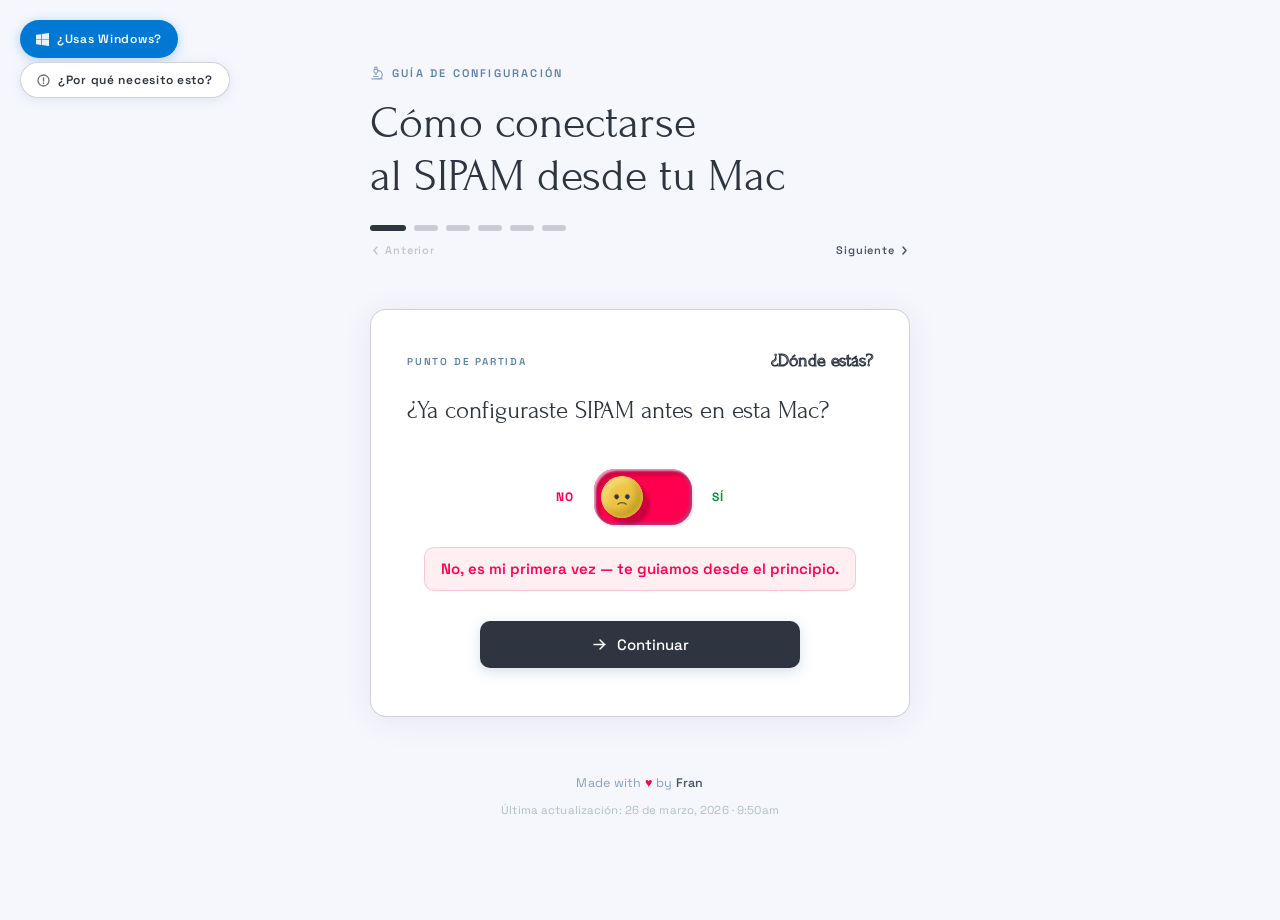
<file: sipam.html>
<!DOCTYPE html>
<html lang="es">
<head>
<meta charset="UTF-8">
<meta name="viewport" content="width=device-width, initial-scale=1.0">
<meta name="robots" content="noindex, nofollow">
<meta name="googlebot" content="noindex, nofollow">
<meta http-equiv="Cache-Control" content="no-cache, no-store, must-revalidate">
<meta http-equiv="Pragma" content="no-cache">
<meta http-equiv="Expires" content="0">
<title>SIPAM</title>
<link rel="icon" type="image/svg+xml" href="data:image/svg+xml,%3Csvg xmlns='http://www.w3.org/2000/svg' width='24' height='24' viewBox='0 0 24 24' fill='none' stroke='%23005AB2' stroke-width='2' stroke-linecap='round' stroke-linejoin='round'%3E%3Cpath d='M6 18h8'/%3E%3Cpath d='M3 22h18'/%3E%3Cpath d='M14 22a7 7 0 1 0 0-14h-1'/%3E%3Cpath d='M9 14h2'/%3E%3Cpath d='M9 12a2 2 0 0 1-2-2V6h6v4a2 2 0 0 1-2 2Z'/%3E%3Cpath d='M12 6V3a1 1 0 0 0-1-1H9a1 1 0 0 0-1 1v3'/%3E%3C/svg%3E">
<link rel="preconnect" href="https://fonts.googleapis.com">
<link rel="preconnect" href="https://fonts.gstatic.com" crossorigin>
<link href="https://fonts.googleapis.com/css2?family=Forum&family=Space+Grotesk:wght@300;400;500;600&family=JetBrains+Mono:wght@400;500&display=swap" rel="stylesheet">
<style>
/* ═══════════════════════ NORD PALETTE ═══════════════════════
   Polar Night: #2e3440 #3b4252 #434c5e #4c566a
   Snow Storm:  #d8dee9 #e5e9f0 #eceff4
   Frost:       #8fbcbb #88c0d0 #81a1c1 #5e81ac
   Aurora:      #bf616a #d08770 #ebcb8b #a3be8c #b48ead
══════════════════════════════════════════════════════════ */
:root {
  --bg:          #f6f7fd;
  --surface:     #e5e9f0;
  --surface2:    #d8dee9;
  --primary:     #2e3440;   /* darkest Nord for max contrast on light bg */
  --primary-lt:  #5e81ac;
  --primary-dim: rgba(46,52,64,0.06);
  --accent:      #5e81ac;
  --green:       #4a7c59;   /* darker green for contrast on white */
  --green-dim:   rgba(74,124,89,0.10);
  --text-soft:   #2e3440;   /* Polar Night 0 — near-black */
  --text-muted:  #4c566a;   /* Polar Night 3 */
  --border:      rgba(46,52,64,0.12);
  --border-md:   rgba(46,52,64,0.22);
  /* Nord terminal (dark bg, same) */
  --t-bg:        #2e3440;
  --t-hdr:       #3b4252;
  --t-bd:        #434c5e;
  --t-dim:       #4c566a;
  --t-prompt:    #88c0d0;
  --t-input:     #a3be8c;
  --t-warn:      #ebcb8b;
  --t-hint:      #4c566a;
  --t-label:     #8fbcbb;
  --t-key-bg:    #434c5e;
  --t-key-bd:    #616e88;
  --t-text:      #eceff4;
  /* token colors */
  --t-kw:   #81a1c1;
  --t-fn:   #88c0d0;
  --t-str:  #a3be8c;
  --t-var:  #d08770;
  --t-op:   #81a1c1;
}

*,*::before,*::after{box-sizing:border-box;margin:0;padding:0}
html{scroll-behavior:smooth}
body{background:#f6f7fd;color:var(--primary);font-family:'Space Grotesk',sans-serif;font-size:16px;line-height:1.7;min-height:100vh;display:flex;align-items:flex-start;justify-content:center}
.page{position:relative;z-index:1;width:100%;max-width:620px;padding:64px 40px 100px}

/* ── Header ── */
.site-header{margin-bottom:48px;opacity:0;animation:fadeUp .5s ease .05s forwards}
.site-label{font-size:11px;font-weight:600;letter-spacing:.2em;text-transform:uppercase;color:var(--accent);margin-bottom:14px;display:flex;align-items:center;gap:8px}
.site-label svg{opacity:.7}
h1{font-family:'Forum',serif;font-size:clamp(1.9rem,5vw,2.9rem);font-weight:400;line-height:1.15;color:var(--primary);margin-bottom:22px}

/* ── Progress — clickable ── */
.progress-strip{display:flex;gap:8px;align-items:center;margin-bottom:4px}
.progress-dot{
  height:6px;border-radius:3px;background:var(--border-md);width:24px;
  transition:background .4s,width .4s,transform .15s;
  cursor:pointer;
}
.progress-dot:hover{transform:scaleY(1.6);background:var(--primary-lt)}
.progress-dot.active{background:var(--primary);width:36px}
.progress-dot.done{background:var(--green);width:24px}
.progress-dot.done:hover{background:#8fb87a}
.progress-nav{display:flex;align-items:center;gap:6px;margin-top:8px}
.nav-btn{
  display:inline-flex;align-items:center;gap:4px;
  background:none;border:none;cursor:pointer;
  font-family:'Space Grotesk',sans-serif;font-size:11px;font-weight:600;
  letter-spacing:.08em;color:var(--text-muted);padding:4px 0;
  transition:color .2s;
}
.nav-btn:hover{color:var(--primary)}
.nav-btn:disabled{opacity:.3;cursor:default}

/* ── Step card ── */
.step{display:none;flex-direction:column;background:white;border:1px solid var(--border-md);border-radius:16px;padding:36px 36px 32px;box-shadow:0 4px 32px rgba(46,52,64,.08);animation:fadeUp .45s ease forwards}
.step.active{display:flex}
@keyframes fadeUp{from{opacity:0;transform:translateY(18px)}to{opacity:1;transform:translateY(0)}}
.step-meta{display:flex;align-items:center;justify-content:space-between;margin-bottom:20px}
.step-tag{font-size:10px;font-weight:600;letter-spacing:.18em;text-transform:uppercase;color:var(--accent)}
.step-counter{font-family:'Forum',serif;font-size:1.1rem;-webkit-text-stroke:1px var(--border-md);color:transparent}
.step.active .step-counter{-webkit-text-stroke:1px var(--primary)}
h2{font-family:'Forum',serif;font-size:1.55rem;font-weight:400;color:var(--primary);margin-bottom:14px;line-height:1.25}
.step p{font-size:15px;color:var(--text-soft);margin-bottom:14px}
.step p:last-child{margin-bottom:0}

/* ── Callout ── */
.callout{background:var(--primary-dim);border-left:3px solid var(--primary);border-radius:0 8px 8px 0;padding:12px 16px;font-size:14px;color:var(--text-soft);margin:14px 0;line-height:1.6}
.callout strong{color:var(--primary)}
.callout.green{background:var(--green-dim);border-left-color:var(--green)}
.callout.green strong{color:#a3be8c}

/* ── Buttons ── */
.action-btn{display:inline-flex;align-items:center;gap:10px;background:var(--primary);color:white;font-family:'Space Grotesk',sans-serif;font-size:15px;font-weight:500;padding:14px 26px;border-radius:10px;text-decoration:none;transition:background .2s,transform .15s,box-shadow .2s;margin:8px 0 4px;border:none;cursor:pointer;box-shadow:0 4px 14px rgba(94,129,172,.25);width:100%;justify-content:center}
.action-btn:hover{background:var(--primary-lt);transform:translateY(-2px)}
.action-btn:active{transform:translateY(0)}
.action-btn.green{background:var(--green);box-shadow:0 4px 14px rgba(163,190,140,.3);color:#f0f4f0}
.action-btn.green:hover{background:#b5d19e;color:#f0f4f0}
.action-btn.outline{background:transparent;color:var(--primary);border:1.5px solid var(--border-md);box-shadow:none}
.action-btn.outline:hover{background:var(--surface);transform:translateY(-2px)}
.branch-row{display:flex;flex-direction:column;gap:10px;margin-top:20px}

/* ── Checklist ── */
.checklist{list-style:none;margin:16px 0 8px;display:flex;flex-direction:column;gap:11px}
.checklist li{display:flex;align-items:flex-start;gap:12px;font-size:15px;color:var(--text-soft);cursor:pointer;user-select:none}
.check-box{width:20px;height:20px;border:1.5px solid var(--border-md);border-radius:5px;flex-shrink:0;margin-top:2px;display:flex;align-items:center;justify-content:center;transition:all .2s;background:white}
.checklist li:hover .check-box{border-color:var(--green)}
.check-box.checked{background:var(--green);border-color:var(--green)}
.check-box.checked::after{content:'';width:5px;height:9px;border:2px solid white;border-top:none;border-left:none;transform:rotate(45deg) translateY(-1px);display:block}
.checklist li.checked-item>span{text-decoration:line-through;color:var(--text-muted)}

/* ── Unlock hint ── */
.unlock-hint{display:flex;align-items:center;gap:8px;font-size:13px;color:var(--text-muted);margin-top:16px;padding:10px 14px;background:var(--surface);border-radius:8px;border:1px dashed var(--border-md)}
.unlock-hint.hidden{display:none}

/* ── Inline code ── */
code{font-family:'JetBrains Mono',monospace;font-size:13px;background:var(--surface2);border:1px solid var(--border-md);border-radius:4px;padding:1px 6px;color:var(--primary)}

/* ═══════════════════════ TOGGLE (happy/sad) ═══════════════════════ */
.toggle-area{display:flex;flex-direction:column;align-items:center;gap:20px;margin:28px 0 12px}
.toggle-labels{display:flex;align-items:center;justify-content:center;gap:20px;font-size:23px;font-weight:700;color:var(--text-muted)}
.toggle-label-name{font-size:12px;letter-spacing:.08em;text-transform:uppercase}
/* State text shown below */
.toggle-state{min-height:3em;display:flex;align-items:center;justify-content:center;text-align:center;width:100%}
.toggle-state-text{
  font-size:15px;font-weight:600;line-height:1.45;
  padding:10px 16px;border-radius:10px;
  animation:fadeUp .3s ease forwards;
}
.toggle-state-text.sad{
  color:#FF1D58;background:rgba(255,29,88,.07);border:1px solid rgba(255,29,88,.2);
}
.toggle-state-text.happy{
  color:#2d9848;background:rgba(45,152,72,.07);border:1px solid rgba(45,152,72,.2);
}
@supports(color:color(display-p3 1 0 0)){
  .toggle-state-text.sad{color:color(display-p3 0.98 0.09 0.33)}
  .toggle-state-text.happy{color:color(display-p3 0.15 0.57 0.27)}
}
/* P3-aware colors — sRGB fallback first, then P3 override */
.toggle-label-sad  {color:#FF1D58}
.toggle-label-happy{color:#2d9848}
@supports (color: color(display-p3 1 0 0)){
  .toggle-label-sad  {color:color(display-p3 0.98 0.09 0.33)}
  .toggle-label-happy{color:color(display-p3 0.15 0.57 0.27)}
}

.switch{display:flex;align-items:center;gap:12px}
.switch__wrapper{position:relative;display:block}
.switch__input{
  background-color:#d8dee9;
  border-radius:0.75em;
  box-shadow:0.0625em 0.0625em 0.0625em rgba(255,255,255,.6) inset,
    -0.0625em -0.0625em 0.0625em rgba(94,129,172,.3) inset,
    0 0 0 0.125em rgba(94,129,172,.15) inset,
    0.25em 0.25em 0.125em rgba(0,0,0,.15) inset,
    0.0625em 0.0625em 0.0625em rgba(0,0,0,.1);
  cursor:pointer;display:block;
  width:3.5em;height:2em;
  -webkit-appearance:none;appearance:none;
  transition:background-color .5s cubic-bezier(0.65,0,0.35,1),box-shadow .5s cubic-bezier(0.65,0,0.35,1);
  /* Larger: 28px base */
  font-size:28px;
}
/* Sad state: #FF1D58 with P3 */
.switch__input{background-color:#FF1D58}
@supports (color: color(display-p3 1 0 0)){
  .switch__input{background-color:color(display-p3 0.98 0.09 0.33)}
}
/* Happy state: #2d9848 with P3 */
.switch__input:checked{background-color:#2d9848}
@supports (color: color(display-p3 1 0 0)){
  .switch__input:checked{background-color:color(display-p3 0.15 0.57 0.27)}
}
.switch__emoji{
  box-shadow:0.25em 0.25em 0.125em rgba(0,0,0,.2);
  overflow:hidden;pointer-events:none;
  position:absolute;top:.25em;left:.25em;
  width:1.5em;height:1.5em;
  border-radius:50%;
  font-size:28px;
  transform-style:preserve-3d;
  transition:transform .5s cubic-bezier(0.65,0,0.35,1.5);
}
.switch__input:checked + .switch__emoji{transform:translateX(100%)}
.switch__emoji::before{
  content:"";display:block;position:absolute;
  width:100%;height:100%;border-radius:50%;
  background-color:#eec443;
  box-shadow:-0.25em -0.25em 0.25em #c9a128 inset,0.1875em 0.1875em 0.25em #f5dc7a inset;
}
.switch__emoji::after{
  content:"";display:block;position:absolute;
  width:100%;height:100%;border-radius:50%;
  box-shadow:0 0 0.125em 0.0625em rgba(238,196,67,.5) inset;
}
.switch__emoji-face{
  display:block;position:absolute;
  top:0;left:0;width:100%;height:100%;
  transform-style:preserve-3d;
  transition:transform .5s cubic-bezier(0.65,0,0.35,1.5);
  transform:rotateY(0);
}
.switch__emoji-face + .switch__emoji-face{transform:rotateY(-180deg)}
.switch__input:checked + .switch__emoji .switch__emoji-face{transform:rotateY(179.99deg)}
.switch__input:checked + .switch__emoji .switch__emoji-face + .switch__emoji-face{transform:rotateY(0)}
.switch__emoji-eye{
  display:block;position:absolute;
  border:0.0625em solid #2e3440;border-right-color:transparent;border-bottom-color:transparent;
  border-radius:50%;top:50%;left:50%;width:0.25em;height:0.25em;
  backface-visibility:hidden;
  transform:translate(-50%,-50%) rotateY(-22.5deg) translateZ(0.5em) rotateZ(45deg);
}
.switch__emoji-eye+.switch__emoji-eye{transform:translate(-50%,-50%) rotateY(22.5deg) translateZ(0.5em) rotateZ(45deg)}
.switch__emoji-mouth{
  display:block;position:absolute;
  background-image:radial-gradient(100% 100% at 50% 100%,hsl(3,90%,50%) 20%,hsl(3,90%,60%) 33%,hsla(3,90%,60%,0) 35%),
    radial-gradient(100% 100% at 75% 113%,hsl(0,0%,0%) 26%,hsla(0,0%,0%,0) 35%),
    linear-gradient(hsla(0,0%,0%,0) 50%,hsl(0,0%,0%) 50% 55%,hsl(223,10%,10%) 65%);
  top:50%;left:50%;width:0.5em;height:0.5em;border-radius:50%;
  backface-visibility:hidden;
  transform:translate(-50%,-50%) rotateX(-15deg) translateZ(0.5em);
}
.switch__emoji-face--sad .switch__emoji-eye{
  background-color:#2e3440;border:0;width:0.1875em;height:0.1875em;
}
.switch__emoji-face--sad .switch__emoji-mouth{
  background-image:none;
  border:0.0625em solid transparent;border-top-color:#2e3440;
  transform:translate(-50%,0) rotateX(-20deg) translateZ(0.5em);
}

/* ═══════════════════════ FLOATING BUTTON ═══════════════════════ */
.why-btn{position:fixed;top:62px;left:20px;z-index:200;display:inline-flex;align-items:center;gap:8px;background:white;color:var(--primary);font-family:'Space Grotesk',sans-serif;font-size:12px;font-weight:600;letter-spacing:.06em;padding:9px 16px;border-radius:100px;border:1.5px solid var(--border-md);box-shadow:0 2px 12px rgba(94,129,172,.15);cursor:pointer;transition:box-shadow .2s,transform .15s;opacity:0;animation:fadeUp .5s ease .3s forwards}
.why-btn:hover{box-shadow:0 4px 20px rgba(94,129,172,.25);transform:translateY(-1px)}
.why-btn svg{flex-shrink:0;opacity:.7}
.win-btn{position:fixed;top:20px;left:20px;z-index:200;display:inline-flex;align-items:center;gap:8px;background:#0078d4;color:white;font-family:'Space Grotesk',sans-serif;font-size:12px;font-weight:600;letter-spacing:.06em;padding:9px 16px;border-radius:100px;border:none;box-shadow:0 2px 12px rgba(0,120,212,.3);cursor:pointer;text-decoration:none;transition:box-shadow .2s,transform .15s,background .2s;opacity:0;animation:fadeUp .5s ease .45s forwards}
.win-btn:hover{background:#106ebe;box-shadow:0 4px 20px rgba(0,120,212,.45);transform:translateY(-1px)}
.win-btn svg{flex-shrink:0;opacity:.9}

/* ═══════════════════════ MODAL ═══════════════════════ */
.modal-overlay{position:fixed;inset:0;z-index:300;background:rgba(46,52,64,.55);backdrop-filter:blur(6px);display:flex;align-items:center;justify-content:center;padding:24px;opacity:0;pointer-events:none;transition:opacity .3s ease}
.modal-overlay.open{opacity:1;pointer-events:auto}
.modal-box{
  background:white;border-radius:20px;
  max-width:780px;width:100%;   /* wider to show both computers */
  max-height:92vh;overflow-y:auto;
  padding:40px;
  box-shadow:0 20px 60px rgba(46,52,64,.3);
  transform:translateY(16px) scale(.98);
  transition:transform .35s cubic-bezier(.22,1,.36,1);position:relative;
}
.modal-overlay.open .modal-box{transform:translateY(0) scale(1)}
.modal-close{position:absolute;top:18px;right:20px;background:var(--surface);border:1px solid var(--border-md);border-radius:50%;width:32px;height:32px;display:flex;align-items:center;justify-content:center;cursor:pointer;font-size:16px;color:var(--text-muted);transition:background .15s,color .15s;line-height:1}
.modal-close:hover{background:var(--surface2);color:var(--primary)}
.modal-title{font-family:'Forum',serif;font-size:1.6rem;color:var(--primary);margin-bottom:16px}
.modal-text{font-size:15px;color:var(--text-soft);margin-bottom:12px;line-height:1.7}

/* ═══════════════════════ COMPUTER SCENE ═══════════════════════ */
.computer-scene{display:grid;grid-template-columns:1fr 80px 1fr;align-items:center;justify-items:center;gap:16px;margin:28px 0 8px}
.computer-col{display:flex;flex-direction:column;align-items:center;gap:10px;width:100%}
.scene-label{font-size:10px;font-weight:600;letter-spacing:.14em;text-transform:uppercase;color:var(--text-muted);text-align:center;line-height:1.4}

/* Viewport trick: scale down original 3D CSS without touching it */
.computer-viewport{width:180px;height:180px;overflow:hidden;position:relative;flex-shrink:0}
.computer-stage{position:absolute;width:320px;height:320px;top:50%;left:50%;transform:translate(-50%,-50%) scale(0.54);transform-origin:center center;transform-style:preserve-3d}
.new-computer-viewport{width:200px;height:170px;overflow:hidden;position:relative;flex-shrink:0}
.new-computer-stage{position:absolute;width:400px;height:340px;top:50%;left:50%;transform:translate(-50%,-50%) scale(0.5);transform-origin:center center}

@media(max-width:560px){
  .computer-scene{grid-template-columns:1fr;grid-template-rows:auto auto auto}
  .arrow-wrap{transform:rotate(90deg);margin:4px 0}
}

/* ── SVG Arrow wrapper ── */
.arrow-wrap{display:flex;align-items:center;justify-content:center;position:relative;width:80px;height:80px;flex-shrink:0}
.arrow-svg-wrap{position:relative;z-index:1}
@keyframes sparkle-burst{0%{opacity:0;transform:scale(0) rotate(0deg)}35%{opacity:1;transform:scale(1) rotate(15deg)}100%{opacity:0;transform:scale(0) rotate(45deg)}}
.sparkle{position:absolute;width:10px;height:10px;pointer-events:none;animation:sparkle-burst 1.6s ease-in-out infinite}
.sparkle:nth-child(1){top:2px;left:8px;animation-delay:0s}
.sparkle:nth-child(2){top:2px;right:8px;animation-delay:.28s}
.sparkle:nth-child(3){bottom:2px;left:8px;animation-delay:.56s}
.sparkle:nth-child(4){bottom:2px;right:8px;animation-delay:.84s}
.sparkle:nth-child(5){top:50%;left:0;margin-top:-5px;animation-delay:.14s}
.sparkle:nth-child(6){top:50%;right:0;margin-top:-5px;animation-delay:.7s}

/* ═══════════════════════ ORIGINAL 3D COMPUTER (untouched) ═══════════════════════ */
.computer{width:150px;height:180px;position:relative;transform-style:preserve-3d;transform:rotateX(-30deg) rotateY(45deg);transform-origin:center center;margin-top:40px;margin-left:40px}
.screen{width:150px;height:130px;position:absolute;transform-style:preserve-3d;transform:translateY(0)}
.square{text-align:center;position:absolute;top:0;left:0;width:100%;height:100%}
.front{transform:translateZ(75px);background:#c6b5a4}
.back{transform:translateZ(-75px);background:#c6b5a4}
.top{transform:rotateX(90deg) translateZ(75px);background:#EEDEC8;width:100%;height:150px}
.left{transform:rotateY(-90deg) translateZ(55px);background:#282828}
.left1{width:130px;height:110px;transform:rotateY(-90deg) translateZ(70px);background:transparent;border:solid 10px #4d4d4d}
.progressbar{width:50px;height:6px;background:transparent;position:absolute;top:calc(50% - 7px);left:calc(50% - 29px);border:2px solid #4EC456}
.progressbar:after{content:"";width:60%;height:100%;background:#4EC456;position:absolute;top:0;left:0}
.back1{width:15px;height:110px;transform:translateZ(-65px) translateY(10px) translateX(5px);background:#454545}
.bottom1{transform:rotateX(90deg) translateZ(-55px) translateX(5px);background:#565656;width:15px;height:130px}
.screenbottom{width:150px;height:40px;position:absolute;transform-style:preserve-3d;transform:translateY(130px)}
.front2{transform:translateZ(75px);background:#c6b5a4}
.top2{transform:rotateX(90deg) translateZ(75px);background:#eedec8;width:100%;height:150px}
.left2{transform:rotateY(-90deg) translateZ(75px);background:#dbc6b5}
.screenbottombottom{z-index:2;width:130px;height:20px;position:absolute;transform-style:preserve-3d;transform:translateY(170px) translateX(10px)}
.bottom3{transform:rotateX(90deg) translateZ(45px);background:transparent;box-shadow:1px 1px 0 #65504d,2px 2px 0 #65504d,3px 3px 0 #65504d,4px 4px 0 #65504d,5px 5px 0 #65504d,6px 6px 0 #65504d,7px 7px 0 #65504d,8px 8px 0 #65504d,9px 9px 0 #65504d,10px 10px 0 #65504d,11px 11px 0 #65504d,12px 12px 0 #65504d,13px 13px 0 #65504d,14px 14px 0 #65504d,15px 15px 0 #65504d,16px 16px 0 #65504d,17px 17px 0 #65504d,18px 18px 0 #65504d;width:100%;height:130px}
.front3{transform:translateZ(65px);background:#bcac9c}
.left3{transform:rotateY(-90deg) translateZ(65px);background:#d0bcac}
.keyboard{z-index:0;width:80px;height:20px;position:absolute;transform-style:preserve-3d;transform:translateY(170px) translateX(-120px)}
.front4{transform:translateZ(75px);background:#c6b5a4}
.bottom4{transform:rotateX(90deg) translateZ(55px);background:transparent;box-shadow:1px 1px 0 #65504d,2px 2px 0 #65504d,3px 3px 0 #65504d,4px 4px 0 #65504d,5px 5px 0 #65504d,6px 6px 0 #65504d,7px 7px 0 #65504d,8px 8px 0 #65504d,9px 9px 0 #65504d,10px 10px 0 #65504d;width:100%;height:150px}
.top4{transform:rotateX(90deg) translateZ(75px);background:#eedec8;width:100%;height:150px}
.left4{transform:rotateY(-90deg) translateZ(75px);background:#dbc6b5;width:150px}
.keyboardkeys{z-index:0;width:60px;height:10px;position:absolute;transform-style:preserve-3d;transform:translateY(160px) translateX(-110px) translateZ(-20px)}
.bottom5{transform:rotateX(90deg) translateZ(30px);background:transparent;box-shadow:1px 1px 0 #b4a998,2px 2px 0 #b4a998,3px 3px 0 #b4a998,4px 4px 0 #b4a998,5px 5px 0 #b4a998;width:100%;height:80px}
.front5{transform:translateZ(40px);background:#454545}
.top5{transform:rotateX(90deg) translateZ(40px);background:#565656;width:100%;height:80px}
.left5{transform:rotateY(-90deg) translateZ(40px);background:#4d4d4d;width:80px}
.numpad{z-index:0;width:60px;height:10px;position:absolute;transform-style:preserve-3d;transform:translateY(160px) translateX(-110px) translateZ(45px)}
.bottom6{transform:rotateX(90deg) translateZ(5px);background:transparent;box-shadow:1px 1px 0 #b4a998,2px 2px 0 #b4a998,3px 3px 0 #b4a998,4px 4px 0 #b4a998,5px 5px 0 #b4a998;width:100%;height:30px}
.front6{transform:translateZ(15px);background:#454545}
.top6{transform:rotateX(90deg) translateZ(15px);background:#565656;width:100%;height:30px}
.left6{transform:rotateY(-90deg) translateZ(15px);background:#4d4d4d;width:30px}
.brownpart{position:absolute;width:130px;left:10px;top:10px;height:20px;background:#9e7063}
.disc{position:absolute;width:30px;left:10px;top:calc(50% - 2.5px);height:5px;background:#282828}

/* ═══════════════════════ ORIGINAL NEW COMPUTER CSS ═══════════════════════ */
.comp{width:100%;height:194px;text-align:center}
.monitor{width:275px;height:181px;display:block;margin:0 auto;border-radius:10px 10px 0 0;padding:9px;border:solid 1px #e0e2e2;background:#000}
.comp .mid{float:left;display:block;height:100%;position:relative;background:#abadc6;width:50%}
.comp .mid.codigo{background:#22262b}
.site{overflow:hidden;position:absolute;width:105px;height:138px;bottom:0;right:0}
.cerrar{width:100%;padding:3px;line-height:0;display:flex;align-items:center;justify-content:flex-start;border-radius:4px 4px 0 0;background:#afa895}
.cerrar>div{display:inline-block;width:2px;height:2px;border-radius:50%;background:white;margin:0 1px}
.inhead{padding:2px;height:5px;background:#ddd8cf}
.inhead .item{width:10px;height:1px;background:#d1c9bf;margin:0 1px;display:block;float:left}
.txr{text-align:right}.txr .item{float:right}
.inslid{width:100%;height:33px;background:#efebe2}
.incont{padding-top:10px;background:#fefaf0}
.incont .item{background:#d1c9bf;width:53px;height:2px;display:block;margin:0 auto;margin-top:1px}
.incont .item:nth-child(1){width:20px}
.incont .item:nth-child(2){margin-top:3px;width:41px}
.incont .item:nth-child(3){width:32px}
.incont .item:nth-child(4){width:23px}
.wid{width:100%;padding:8px 1px}
.itwid{width:33.333%;float:left;height:26px;padding:0 3px}
.itwid>div{width:100%;height:100%;background:#f5f1e6;position:relative}
.contfoot{position:absolute;bottom:0;left:0;height:6px;width:100%;background:#ebe5dc}
.infoot{background:#efebe2;height:26px;width:100%}
@keyframes code{0%{opacity:1}50%{opacity:0.5}100%{opacity:1}}
.codigo{padding:14px 0 14px 14px}
.codigo .var{background:#ac5e47;animation:code .3s infinite}
.codigo .cont{background:#464748;animation:code .5s infinite}
.codigo .fun{background:#fbb053;animation:code .2s infinite}
.codigo .atr{background:#645572;animation:code .1s infinite}
.codigo .item{height:3px;width:20px;float:left;margin-right:3px}
.codigo .item.min{width:13px}.codigo .item.lrg{width:30px}
.codigo .line{padding:2px 0;width:100%}
.codigo .tab1{padding-left:5px}.codigo .tab2{padding-left:8px}
.codigo .tab3{padding-left:10px}.codigo .tab4{padding-left:12px}
.clearfix:after{content:"";display:table;clear:both}
.comp-base{width:338px;height:12px;background:#e0e2e2;display:block;margin:0 auto;border-radius:0 0 6px 6px}

/* ═══════════════════════ TERMINAL — NORD ═══════════════════════ */
.terminal-block{border-radius:10px;overflow:hidden;margin:14px 0;border:1px solid #434c5e;box-shadow:0 4px 24px rgba(46,52,64,.25);font-family:'JetBrains Mono',monospace;font-size:13px;line-height:1.9}
.terminal-header{background:#3b4252;padding:9px 14px;display:flex;align-items:center;gap:7px;border-bottom:1px solid #434c5e}
.t-dot{width:11px;height:11px;border-radius:50%;flex-shrink:0}
.t-title{font-size:11px;color:#4c566a;margin-left:6px;letter-spacing:.05em;font-family:'Space Grotesk',sans-serif}
.terminal-layout{position:relative;background:#2e3440;padding:18px 22px;will-change:height;min-height:3em;overflow:hidden;color:#eceff4}

/* ── Light terminal variant (Nord Snow Storm) ── */
.terminal-block.light{border-color:#e5e9f0}
.terminal-block.light .terminal-header{background:#f0f2f8;border-bottom:1px solid #e5e9f0}
.terminal-block.light .t-title{color:#4c566a}
.terminal-block.light .terminal-layout{background:#ffffff;color:#2e3440}
.terminal-block.light .t-dim    {color:#4c566a}
.terminal-block.light .t-prompt {color:#5e81ac;font-weight:700}
.terminal-block.light .t-input  {color:#4a7c59;font-weight:700}
.terminal-block.light .t-warn   {color:#bf6300;font-weight:700}
.terminal-block.light .t-label  {color:#5e81ac;font-weight:700;letter-spacing:.12em}
.terminal-block.light .t-hint   {color:#81a1c1;font-style:italic;font-size:11px}
.terminal-block.light .t-key    {background:#d8dee9;border:1px solid #81a1c1;color:#2e3440;font-weight:700}
.terminal-block.light .tblock-only{color:#2e3440}
.terminal-layout pre.tblock-a,.terminal-layout.show-b pre.tblock-b{position:relative;top:0;left:0}
.terminal-layout pre.tblock-b,.terminal-layout.show-b pre.tblock-a{position:absolute;top:18px;left:22px}
.terminal-layout pre.tblock-a span,.terminal-layout.show-b pre.tblock-b span{display:inline-block}
.terminal-layout pre.tblock-b span,.terminal-layout.show-b pre.tblock-a span{display:none}
.terminal-layout pre.tblock-only{position:relative}

/* Nord token colors — high contrast */
.t-kw  {color:#81a1c1}
.t-fn  {color:#88c0d0}
.t-str {color:#a3be8c}
.t-var {color:#d08770}
.t-op  {color:#81a1c1}
.t-dim    {color:#616e88}  /* brighter than before (#4c566a) */
.t-prompt {color:#88c0d0;font-weight:700}
.t-input  {color:#a3be8c;font-weight:600}
.t-warn   {color:#ebcb8b;font-weight:700}
.t-hint   {color:#616e88;font-style:italic;font-size:11px}
.t-label  {color:#8fbcbb;font-weight:700;letter-spacing:.12em}
.t-key    {display:inline-block;background:#434c5e;border:1px solid #616e88;border-radius:4px;padding:1px 7px;font-size:12px;color:#88c0d0;font-weight:700;margin:0 2px}

/* Pink hint bubble — fixed: no background bleed */
.t-hint-bubble{
  display:inline-flex;align-items:center;gap:5px;
  color:#FF2077;font-style:normal;font-size:11px;font-weight:600;
  background:rgba(46,52,64,.0); /* transparent — will use border only */
  border:1px solid rgba(255,32,119,.45);
  border-radius:100px;padding:1px 9px 1px 6px;margin-left:6px;
  animation:hint-pulse 2.4s ease-in-out infinite;
  vertical-align:middle;white-space:nowrap;
  /* isolation prevents background bleed from parent */
  isolation:isolate;
  mix-blend-mode:normal;
}
.t-hint-bubble::before{content:'↩';font-size:12px;line-height:1}
@keyframes hint-pulse{
  0%,100%{border-color:rgba(255,32,119,.35);color:#FF2077}
  50%{border-color:rgba(255,32,119,.85);color:#ff5299;box-shadow:0 0 0 3px rgba(255,32,119,.12)}
}

/* ═══════════════════════ 3D KEYS + PRESS ANIMATION ═══════════════════════ */
.key-3d{background:linear-gradient(160deg,#e5e9f0,#d8dee9 60%,#c8d0de);border:1px solid #b0bcd8;border-radius:7px;padding:10px 18px;min-width:56px;text-align:center;box-shadow:0 4px 0 #8090b0,0 5px 8px rgba(46,52,64,.2),inset 0 1px 0 rgba(255,255,255,.8);cursor:default;transition:transform .1s,box-shadow .1s}
.key-3d span{font-family:'Space Grotesk',sans-serif;font-size:14px;font-weight:600;color:#3b4252;user-select:none}
.key-3d.key-fn{background:linear-gradient(160deg,#dce8f8,#c0d4f0 60%,#a8c0e8);border-color:#7a9acc;box-shadow:0 4px 0 #5a7aaa,0 5px 8px rgba(46,52,64,.2),inset 0 1px 0 rgba(255,255,255,.8)}
.key-3d.key-fn span{color:#2e3440}
/* Pressed state */
.key-3d.pressed{transform:translateY(4px)!important;box-shadow:0 0 0 #8090b0,0 2px 4px rgba(46,52,64,.15),inset 0 1px 0 rgba(255,255,255,.6)!important}
.key-3d.key-fn.pressed{box-shadow:0 0 0 #5a7aaa,0 2px 4px rgba(46,52,64,.15),inset 0 1px 0 rgba(255,255,255,.6)!important}

/* ── Toggle label animations ── */

/* SAD side: glitch effect */
@keyframes glitch-main{
  2%,64%{transform:translate(2px,0) skew(0deg)}
  4%,60%{transform:translate(-2px,0) skew(0deg)}
  62%{transform:translate(0,0) skew(4deg)}
}
@keyframes glitch-top{
  2%,64%{transform:translate(2px,-2px)}
  4%,60%{transform:translate(-2px,2px)}
  62%{transform:translate(8px,-1px) skew(-8deg)}
}
@keyframes glitch-bottom{
  2%,64%{transform:translate(-2px,0)}
  4%,60%{transform:translate(-2px,0)}
  62%{transform:translate(-12px,3px) skew(12deg)}
}
.toggle-label-sad.active-side{
  position:relative;
  animation:glitch-main 1s linear infinite;
  color:#FF1D58;
}
@supports(color:color(display-p3 1 0 0)){
  .toggle-label-sad.active-side{color:color(display-p3 0.98 0.09 0.33)}
}
.toggle-label-sad.active-side::before,
.toggle-label-sad.active-side::after{
  content:attr(data-text);
  position:absolute;
  left:0;top:0;
  color:#FF1D58;
  pointer-events:none;
}
@supports(color:color(display-p3 1 0 0)){
  .toggle-label-sad.active-side::before,
  .toggle-label-sad.active-side::after{color:color(display-p3 0.98 0.09 0.33)}
}
.toggle-label-sad.active-side::before{
  animation:glitch-top 1s linear infinite;
  clip-path:polygon(0 0,100% 0,100% 33%,0 33%);
  -webkit-clip-path:polygon(0 0,100% 0,100% 33%,0 33%);
  opacity:.85;
}
.toggle-label-sad.active-side::after{
  animation:glitch-bottom 1.5s linear infinite;
  clip-path:polygon(0 67%,100% 67%,100% 100%,0 100%);
  -webkit-clip-path:polygon(0 67%,100% 67%,100% 100%,0 100%);
  opacity:.85;
}

/* HAPPY side: 6 sparkle particles */
@keyframes happy-sparkle{
  0%{opacity:0;transform:scale(0) translate(0,0)}
  25%{opacity:1;transform:scale(1.1) translate(var(--tx),var(--ty))}
  100%{opacity:0;transform:scale(.2) translate(calc(var(--tx)*2.2),calc(var(--ty)*2.2))}
}
.toggle-label-happy.active-side{
  position:relative;
}
/* Use JS-injected <span class="hsparkle"> elements for 6 particles */
.hsparkle{
  position:absolute;
  font-size:10px;
  color:#2d9848;
  animation:happy-sparkle var(--dur,1.5s) ease-out var(--delay,0s) infinite;
  pointer-events:none;
  top:var(--sy,0px);left:var(--sx,0px);
}
@supports(color:color(display-p3 1 0 0)){
  .hsparkle{color:color(display-p3 0.15 0.57 0.27)}
}

/* ═══════════════════════ FOOTER ═══════════════════════ */
.site-footer{text-align:center;margin-top:36px;padding-top:20px;font-size:.78rem;color:#81a1c1;font-weight:400;font-family:'Space Grotesk',sans-serif;letter-spacing:.02em}
.site-footer .heart{color:#FF1D58;display:inline-block;animation:heartbeat 1.4s ease-in-out infinite}
@supports(color:color(display-p3 1 0 0)){.site-footer .heart{color:color(display-p3 0.98 0.09 0.33)}}
@keyframes heartbeat{0%{transform:scale(1)}14%{transform:scale(1.5)}28%{transform:scale(1.2)}42%{transform:scale(2)}70%,100%{transform:scale(1)}}
.site-footer a{color:#4c566a;text-decoration:none;font-weight:600;border-bottom:1.5px solid transparent;transition:border-color .2s,color .2s}
.site-footer a:hover{color:#2e3440;border-bottom-color:#2e3440}
.footer-updated{margin-top:.4rem;font-size:.72rem;color:#b0bec5;font-weight:400;letter-spacing:.01em}

/* Confetti */
.confetti-canvas{position:fixed;top:0;left:0;width:100%;height:100%;pointer-events:none;z-index:9999;display:none}


/* ── t-dot exact P3 colors ── */
.t-dot-red   {background:#ec6765}
.t-dot-yellow{background:#f2ca44}
.t-dot-green {background:#5bb175}
@supports(color:color(display-p3 1 0 0)){
  .t-dot-red   {background:color(display-p3 0.88 0.41 0.40)}
  .t-dot-yellow{background:color(display-p3 0.90 0.76 0.24)}
  .t-dot-green {background:color(display-p3 0.32 0.67 0.44)}
}

/* ── Success scene ── */
.success-scene{
  position:relative;width:100%;height:260px;
  border-radius:12px;overflow:hidden;
  background:#ffffff;border:1px solid var(--border-md);margin:20px 0 8px;
}
#particles-canvas{position:absolute;inset:0;width:100%;height:100%}
.stars-row{
  position:absolute;inset:0;
  display:flex;align-items:center;justify-content:center;
  gap:24px;z-index:2;
}
/* star-toggle adapted for inline use */
.star-toggle-inline{
  --color-default:#7E7E86;--face-color-default:#1A1A20;
  --color-active:#F6C206;--face-color-active:#845901;
  --hole:#09090C;--hole-inner:#121218;
  --y:0px;--scale:1;--rotate:0deg;--hole-scale:0;
  --face-scale:1;--face-tear-o:0;--face-tear-y:-6px;
  --face-tear-s:1;--toggle-y:0px;
  width:40px;height:40px;display:block;cursor:default;
  transform:translateY(var(--toggle-y)) translateZ(0);
}
.star-toggle-inline .icon{
  width:64px;height:140px;display:flex;pointer-events:none;
  position:relative;clip-path:ellipse(150% 50% at 50% 50%);
  margin:-100px 0 0 -12px;
  transform:scale(var(--icon-s,1)) translateZ(0);
  transform-origin:50% 108px;
}
.star-toggle-inline .icon:before{
  content:'';margin-top:auto;display:block;
  width:64px;height:20px;
  background:var(--hole);
  box-shadow:inset 0 6px 0 0 var(--hole-inner);
  border-radius:100px/30px;
  transform:scale(var(--hole-scale));
  transform-origin:50% 100%;
}
.star-toggle-inline .star{
  width:40px;height:40px;position:absolute;left:12px;bottom:0;
  transform:translateY(var(--y)) rotate(var(--rotate)) scale(var(--scale));
  border-radius:var(--radius,0px);
  background:var(--color,#F6C206);
  clip-path:polygon(50% 0,65% 32%,100% 37%,75% 63%,80% 100%,50% 79%,20% 100%,25% 63%,0% 37%,35% 32%);
  animation:star-spin var(--spin-dur,3s) linear infinite;
}
.star-toggle-inline .star:before,.star-toggle-inline .star:after,.star-toggle-inline .eye{
  content:'';position:absolute;background:#845901;
}
.star-toggle-inline .star:before,.star-toggle-inline .eye{
  width:4px;height:4px;border-radius:50%;left:21px;top:16px;
}
.star-toggle-inline .star:after{
  width:10px;height:4px;border-radius:0 0 4px 4px;left:15px;top:23px;
}
.star-toggle-inline .eye{left:15px}
@keyframes star-spin{
  0%   {transform:translateY(0px)   rotate(-8deg)  scale(1)}
  25%  {transform:translateY(-10px) rotate(0deg)   scale(1.08)}
  50%  {transform:translateY(0px)   rotate(8deg)   scale(1)}
  75%  {transform:translateY(-6px)  rotate(0deg)   scale(1.05)}
  100% {transform:translateY(0px)   rotate(-8deg)  scale(1)}
}
.star-toggle-inline:nth-child(2) .star{animation-delay:-.4s}
.star-toggle-inline:nth-child(3) .star{animation-delay:-.8s}
.star-toggle-inline:nth-child(4) .star{animation-delay:-1.2s}
.star-toggle-inline:nth-child(5) .star{animation-delay:-1.6s}


/* ── More problems bar ── */
.more-problems-bar{
  display:flex;align-items:center;justify-content:center;gap:8px;
  margin-top:16px;padding:12px 20px;
  background:var(--surface);
  border:1px solid var(--border-md);
  border-radius:10px;
  font-size:13px;font-weight:600;
  color:var(--accent);
  letter-spacing:.03em;
  cursor:default;
}

/* inline-link button */
.inline-link{background:none;border:none;color:var(--accent);cursor:pointer;font-family:inherit;font-size:inherit;font-weight:600;padding:0;text-decoration:underline}
.inline-link:hover{color:var(--primary)}

@media(max-width:540px){.page{padding:40px 16px 72px}.step{padding:24px 20px}h1{font-size:1.9rem}.modal-box{padding:24px 18px}.win-btn{top:10px;left:12px;font-size:11px;padding:7px 12px}.why-btn{top:48px;left:12px;font-size:11px;padding:7px 12px}}
</style>
</head>
<body>
<canvas class="confetti-canvas" id="confetti"></canvas>

<!-- ══ FLOATING BUTTON ══ -->
<a class="win-btn" href="https://f-gc.dev/winsipam" target="_blank">
  <svg width="13" height="13" viewBox="0 0 24 24" fill="currentColor"><path d="M0 3.449L9.75 2.1v9.451H0m10.949-9.602L24 0v11.551H10.949M0 12.6h9.75v9.451L0 20.699M10.949 12.6H24V24l-13.051-1.949"/></svg>
  ¿Usas Windows?
</a>

<button class="why-btn" onclick="openModal()">
  <svg width="13" height="13" viewBox="0 0 13 13" fill="none"><circle cx="6.5" cy="6.5" r="5.5" stroke="currentColor" stroke-width="1.3"/><path d="M6.5 4v3M6.5 9v.4" stroke="currentColor" stroke-width="1.4" stroke-linecap="round"/></svg>
  ¿Por qué necesito esto?
</button>

<!-- ══ MODAL ══ -->
<div class="modal-overlay" id="storyModal" onclick="handleOverlayClick(event)">
  <div class="modal-box">
    <button class="modal-close" onclick="closeModal()">✕</button>
    <div class="modal-title">¿Por qué necesito hacer esto?</div>
    <p class="modal-text">El SIPAM — <em>Sistema Integral del Paciente Ambulatorio</em> — fue diseñado originalmente para correr en terminales HP 700/92 de los años noventa. Nadie ha considerado valioso actualizarlo.</p>
    <p class="modal-text">Tu Mac moderna no habla ese lenguaje por defecto. Esta guía instala las herramientas necesarias para que tu computadora nueva se comporte como aquella terminal antigua y puedas acceder al sistema.</p>

    <div class="computer-scene">
      <!-- OLD COMPUTER -->
      <div class="computer-col">
        <div class="computer-viewport">
          <div class="computer-stage">
            <div class="computer">
              <div class="screen">
                <div class="front square"></div><div class="back square"></div><div class="top square"></div>
                <div class="left square"><div class="progressbar"></div></div>
                <div class="left1 square"></div><div class="back1 square"></div><div class="bottom1 square"></div>
              </div>
              <div class="screenbottom">
                <div class="front2 square"></div><div class="top2 square"></div>
                <div class="left2 square"><div class="brownpart"><div class="disc"></div></div></div>
              </div>
              <div class="screenbottombottom">
                <div class="front3 square"></div><div class="left3 square"></div><div class="bottom3 square"></div>
              </div>
              <div class="keyboard">
                <div class="front4 square"></div><div class="top4 square"></div><div class="left4 square"></div><div class="bottom4 square"></div>
              </div>
              <div class="keyboardkeys">
                <div class="front5 square"></div><div class="top5 square"></div><div class="left5 square"></div><div class="bottom5 square"></div>
              </div>
              <div class="numpad">
                <div class="front6 square"></div><div class="top6 square"></div><div class="left6 square"></div><div class="bottom6 square"></div>
              </div>
            </div>
          </div>
        </div>
        <div class="scene-label">Terminal HP 700/92<br><span style="font-weight:400;opacity:.6">circa 1993</span></div>
      </div>

      <!-- ARROW — personality SVG with hand-drawn feel -->
      <div class="arrow-wrap">
        <svg class="sparkle" viewBox="0 0 10 10" fill="#FF2077" style="top:2px;left:6px;animation-delay:0s"><path d="M5 0L5.7 4.3L10 5L5.7 5.7L5 10L4.3 5.7L0 5L4.3 4.3Z"/></svg>
        <svg class="sparkle" viewBox="0 0 10 10" fill="#FF2077" style="top:2px;right:6px;animation-delay:.28s"><path d="M5 0L5.7 4.3L10 5L5.7 5.7L5 10L4.3 5.7L0 5L4.3 4.3Z"/></svg>
        <svg class="sparkle" viewBox="0 0 10 10" fill="#FF2077" style="bottom:2px;left:6px;animation-delay:.56s"><path d="M5 0L5.7 4.3L10 5L5.7 5.7L5 10L4.3 5.7L0 5L4.3 4.3Z"/></svg>
        <svg class="sparkle" viewBox="0 0 10 10" fill="#FF2077" style="bottom:2px;right:6px;animation-delay:.84s"><path d="M5 0L5.7 4.3L10 5L5.7 5.7L5 10L4.3 5.7L0 5L4.3 4.3Z"/></svg>
        <svg class="sparkle" viewBox="0 0 10 10" fill="#FF2077" style="top:50%;left:0;margin-top:-5px;animation-delay:.14s"><path d="M5 0L5.7 4.3L10 5L5.7 5.7L5 10L4.3 5.7L0 5L4.3 4.3Z"/></svg>
        <svg class="sparkle" viewBox="0 0 10 10" fill="#FF2077" style="top:50%;right:0;margin-top:-5px;animation-delay:.7s"><path d="M5 0L5.7 4.3L10 5L5.7 5.7L5 10L4.3 5.7L0 5L4.3 4.3Z"/></svg>
        <!-- Hand-drawn personality arrow -->
        <div class="arrow-svg-wrap">
          <svg width="60" height="60" viewBox="0 0 60 60" fill="none" xmlns="http://www.w3.org/2000/svg">
            <!-- Slightly wobbly shaft -->
            <path d="M6 31 C12 29 18 33 24 30 C30 27 36 32 44 30" stroke="#FF2077" stroke-width="3" stroke-linecap="round" fill="none"/>
            <!-- Bold arrowhead -->
            <path d="M38 20 L50 30 L38 40" stroke="#FF2077" stroke-width="3.5" stroke-linecap="round" stroke-linejoin="round" fill="none"/>
            <!-- Little speed lines above/below -->
            <path d="M14 23 C17 22 20 22 22 23" stroke="#FF2077" stroke-width="1.5" stroke-linecap="round" opacity=".45"/>
            <path d="M10 38 C14 37 18 38 20 37" stroke="#FF2077" stroke-width="1.5" stroke-linecap="round" opacity=".45"/>
            <!-- Small star accent -->
            <path d="M30 16 L30.8 18.6 L33.5 18.6 L31.4 20.2 L32.2 22.8 L30 21.3 L27.8 22.8 L28.6 20.2 L26.5 18.6 L29.2 18.6 Z" fill="#FF2077" opacity=".7"/>
          </svg>
        </div>
      </div>

      <!-- NEW COMPUTER -->
      <div class="computer-col">
        <div class="new-computer-viewport">
          <div class="new-computer-stage">
            <div class="comp">
              <div class="monitor">
                <div class="mid">
                  <div class="site">
                    <div class="topbar"><div class="cerrar"><div></div><div></div><div></div></div></div>
                    <div class="inhead"><div class="mid"><div class="item"></div></div><div class="mid txr"><div class="item"></div><div class="item"></div><div class="item"></div><div class="item"></div></div></div>
                    <div class="inslid"></div>
                    <div class="incont">
                      <div class="item"></div><div class="item"></div><div class="item"></div><div class="item"></div>
                      <div class="wid">
                        <div class="itwid"><div><div class="contfoot"></div></div></div>
                        <div class="itwid"><div><div class="contfoot"></div></div></div>
                        <div class="itwid"><div><div class="contfoot"></div></div></div>
                        <div class="clearfix"></div>
                      </div>
                      <div class="infoot"></div>
                    </div>
                  </div>
                </div>
                <div class="mid codigo">
                  <div class="line"><div class="item var"></div><div class="item cont"></div><div class="clearfix"></div></div>
                  <div class="line"><div class="item min var"></div><div class="item min fun"></div><div class="clearfix"></div></div>
                  <div class="line"><div class="item min var"></div><div class="clearfix"></div></div>
                  <div class="line"><div class="item var"></div><div class="item atr"></div><div class="item cont"></div><div class="clearfix"></div></div>
                  <div class="line tab1"><div class="item min atr"></div><div class="item lrg fun"></div><div class="item min fun"></div><div class="item lrg cont"></div><div class="clearfix"></div></div>
                  <div class="line tab1"><div class="item lrg atr"></div><div class="item min fun"></div><div class="item min cont"></div><div class="clearfix"></div></div>
                  <div class="line tab1"><div class="item atr"></div><div class="item min fun"></div><div class="item atr"></div><div class="clearfix"></div></div>
                  <div class="line tab1"><div class="item min atr"></div><div class="item min cont"></div><div class="item lrg atr"></div><div class="item fun"></div><div class="clearfix"></div></div>
                  <div class="line tab2"><div class="item min var"></div><div class="clearfix"></div></div>
                  <div class="line tab2"><div class="item min atr"></div><div class="item min fun"></div><div class="clearfix"></div></div>
                  <div class="line tab1"><div class="item atr"></div><div class="item var"></div><div class="item cont"></div><div class="clearfix"></div></div>
                  <div class="line"><div class="item min var"></div><div class="clearfix"></div></div>
                </div>
              </div>
              <div class="comp-base"></div>
            </div>
          </div>
        </div>
        <div class="scene-label">Tu Mac<br><span style="font-weight:400;opacity:.6">con iTerm2 + SIPAM</span></div>
      </div>
    </div>
  </div>
</div>

<div class="page">

<!-- ══ HEADER ══ -->
<header class="site-header">
  <div class="site-label">
    <svg xmlns="http://www.w3.org/2000/svg" width="14" height="14" viewBox="0 0 24 24" fill="none" stroke="currentColor" stroke-width="2" stroke-linecap="round" stroke-linejoin="round"><path d="M6 18h8"/><path d="M3 22h18"/><path d="M14 22a7 7 0 1 0 0-14h-1"/><path d="M9 14h2"/><path d="M9 12a2 2 0 0 1-2-2V6h6v4a2 2 0 0 1-2 2Z"/><path d="M12 6V3a1 1 0 0 0-1-1H9a1 1 0 0 0-1 1v3"/></svg>
    Guía de Configuración
  </div>
  <h1>Cómo conectarse<br>al SIPAM desde tu Mac</h1>

  <!-- Clickable progress bar + nav -->
  <div class="progress-strip" id="progressStrip">
    <div class="progress-dot active" id="dot-0" onclick="goToStep(0)" title="Inicio"></div>
    <div class="progress-dot" id="dot-1" onclick="goToStep(1)" title="Instalar iTerm2"></div>
    <div class="progress-dot" id="dot-2" onclick="goToStep(2)" title="Instalación"></div>
    <div class="progress-dot" id="dot-3" onclick="goToStep(3)" title="Reiniciar"></div>
    <div class="progress-dot" id="dot-4" onclick="goToStep(4)" title="Conectarse"></div>
    <div class="progress-dot" id="dot-5" onclick="goToStep(5)" title="¡Listo!"></div>
  </div>
  <div class="progress-nav">
    <button class="nav-btn" id="nav-prev" onclick="navStep(-1)" disabled>
      <svg width="11" height="11" viewBox="0 0 11 11" fill="none"><path d="M7 2L4 5.5L7 9" stroke="currentColor" stroke-width="1.5" stroke-linecap="round" stroke-linejoin="round"/></svg>
      Anterior
    </button>
    <span style="flex:1"></span>
    <button class="nav-btn" id="nav-next" onclick="navStep(1)">
      Siguiente
      <svg width="11" height="11" viewBox="0 0 11 11" fill="none"><path d="M4 2L7 5.5L4 9" stroke="currentColor" stroke-width="1.5" stroke-linecap="round" stroke-linejoin="round"/></svg>
    </button>
  </div>
</header>

<!-- ══ PASO 0 — Toggle ══ -->
<div class="step active" id="step-0">
  <div class="step-meta">
    <div class="step-tag">Punto de partida</div>
    <div class="step-counter" style="-webkit-text-stroke:1px var(--primary);">¿Dónde estás?</div>
  </div>
  <h2>¿Ya configuraste SIPAM antes en esta Mac?</h2>

  <div class="toggle-area">
    <!-- Toggle row: labels + switch -->
    <div class="toggle-labels">
      <span class="toggle-label-name toggle-label-sad" id="label-sad">No</span>
      <label class="switch">
        <span class="switch__wrapper">
          <input class="switch__input" type="checkbox" role="switch" id="sipamToggle" onchange="updateToggleAnim()">
          <span class="switch__emoji">
            <span class="switch__emoji-face switch__emoji-face--sad">
              <span class="switch__emoji-eye"></span>
              <span class="switch__emoji-eye"></span>
              <span class="switch__emoji-mouth"></span>
            </span>
            <span class="switch__emoji-face">
              <span class="switch__emoji-eye"></span>
              <span class="switch__emoji-eye"></span>
              <span class="switch__emoji-mouth"></span>
            </span>
          </span>
        </span>
      </label>
      <span class="toggle-label-name toggle-label-happy" id="label-happy">Sí</span>
    </div>
    <!-- State text shown below toggle -->
    <div class="toggle-state" id="toggle-state">
      <span class="toggle-state-text sad" id="state-sad">No, es mi primera vez — te guiamos desde el principio.</span>
      <span class="toggle-state-text happy" id="state-happy" style="display:none">Sí, ya lo tengo... pero no recuerdo cómo usarlo — te llevamos directo al paso de conexión.</span>
    </div>
    <button class="action-btn" style="max-width:320px" id="toggleContinueBtn" onclick="continueFromToggle()">
      <svg width="15" height="15" viewBox="0 0 15 15" fill="none"><path d="M2 7.5h11M8 3l4.5 4.5L8 12" stroke="white" stroke-width="1.5" stroke-linecap="round" stroke-linejoin="round"/></svg>
      Continuar
    </button>
  </div>
</div>

<!-- ══ PASO 1 ══ -->
<div class="step" id="step-1">
  <div class="step-meta"><div class="step-tag">Prerequisito</div><div class="step-counter">01 / 03</div></div>
  <h2>Descarga e instala iTerm2</h2>
  <p>iTerm2 es la aplicación de terminal que necesitamos. Es gratuita y de código abierto.</p>
  <a class="action-btn" href="https://iterm2.com/downloads/stable/latest" target="_blank">
    <svg width="16" height="16" viewBox="0 0 16 16" fill="none"><path d="M8 1v9M4 7l4 4 4-4M1.5 14h13" stroke="white" stroke-width="1.5" stroke-linecap="round" stroke-linejoin="round"/></svg>
    Descargar iTerm2
  </a>
  <p>Una vez descargado: abre el <code>.zip</code>, arrastra <strong>iTerm</strong> a <strong>Aplicaciones</strong> y ábrelo. Si macOS pide confirmación, haz clic en <strong>Abrir</strong>.</p>
  <ul class="checklist">
    <li id="chk-1a" onclick="toggleCheck('chk-1a',1)">
      <div class="check-box"></div><span>Instalé iTerm2 y se abre correctamente</span>
    </li>
  </ul>
  <div class="unlock-hint" id="hint-1">
    <svg width="13" height="13" viewBox="0 0 13 13" fill="none"><circle cx="6.5" cy="6.5" r="5.5" stroke="currentColor" stroke-width="1.2"/><path d="M6.5 4v3M6.5 9v.5" stroke="currentColor" stroke-width="1.4" stroke-linecap="round"/></svg>
    Confirma el paso anterior para continuar
  </div>
</div>

<!-- ══ PASO 2 ══ -->
<div class="step" id="step-2">
  <div class="step-meta"><div class="step-tag">Instalación automática</div><div class="step-counter">02 / 03</div></div>
  <h2>Instala todo con un clic</h2>
  <p>Este botón abrirá iTerm2 y ejecutará el script automáticamente. No necesitas escribir nada.</p>
  <a class="action-btn green" href="iterm2:/command?c=bash%20%3C(curl%20-fsSL%20https%3A%2F%2Ff-gc.dev%2Finstalar_sipam.sh)" onclick="setTimeout(()=>{ advanceToStep(3); }, 1500)">
    <svg width="16" height="16" viewBox="0 0 16 16" fill="none"><polygon points="4,2 13,8 4,14" fill="#f0f4f0"/></svg>
    Ejecutar instalación
  </a>
  <div class="callout"><strong>Confirmación de iTerm2:</strong> puede aparecer un diálogo antes de ejecutar. Haz clic en <strong>Run</strong>.</div>
  <div class="callout"><strong>Contraseña:</strong> si el script la pide, escríbela y presiona <code>Enter</code>. No verás lo que escribes — eso es normal.</div>
  <p>Verás mensajes con ✅ conforme avanza. Cuando termine aparecerá <code>🏁 Instalación completa</code>.</p>
</div>

<!-- ══ PASO 3 ══ -->
<div class="step" id="step-3">
  <div class="step-meta"><div class="step-tag">Activación</div><div class="step-counter">03 / 03</div></div>
  <h2>Reinicia iTerm2 y conéctate</h2>
  <p>Cierra iTerm2 completamente con <code>Cmd + Q</code> y vuelve a abrirlo para que cargue el perfil SIPAM.</p>
  <div class="callout green">
    <strong>¡Listo!</strong> Verás el ícono de <strong>SIPAM</strong> en tu Dock — un pergamino como el que se muestra abajo. Haz clic en él para conectarte.
    <div style="display:flex;align-items:center;gap:16px;margin-top:12px;">
      <img src="[data-uri]" alt="Ícono SIPAM" style="width:64px;height:64px;border-radius:14px;box-shadow:0 4px 16px rgba(46,52,64,.2);flex-shrink:0;">
      <span style="font-size:13px;color:var(--text-soft);font-family:'Space Grotesk',sans-serif">El ícono aparecerá en tu Dock automáticamente. Si no lo ves, búscalo en Aplicaciones y árralo al Dock manualmente.</span>
    </div>
  </div>
  <ul class="checklist">
    <li id="chk-3a" onclick="toggleCheck('chk-3a',3)">
      <div class="check-box"></div><span>Reinicié iTerm2 y hice clic en SIPAM desde el Dock</span>
    </li>
  </ul>
  <div class="unlock-hint hidden" id="hint-3">
    <svg width="13" height="13" viewBox="0 0 13 13" fill="none"><circle cx="6.5" cy="6.5" r="5.5" stroke="currentColor" stroke-width="1.2"/><path d="M6.5 4v3M6.5 9v.5" stroke="currentColor" stroke-width="1.4" stroke-linecap="round"/></svg>
    Confirma el paso anterior para continuar
  </div>
</div>

<!-- ══ PASO 4 ══ -->
<div class="step" id="step-4">
  <div class="step-meta">
    <div class="step-tag">Primera conexión</div>
    <div class="step-counter" style="-webkit-text-stroke:1px var(--primary);">Ya casi</div>
  </div>
  <h2>Ya estás conectado</h2>

  <p style="font-size:14px;font-weight:600;color:var(--primary);margin-bottom:6px;margin-top:4px;">A — Secuencia de inicio de sesión</p>
  <p>Verás dos prompts consecutivos. Sigue los pasos en orden:</p>

  <!-- Terminal 1: Password prompt — estática con animación de entrada -->
  <div style="display:flex;align-items:flex-start;gap:10px;margin:14px 0 6px">
    <div style="flex-shrink:0;width:22px;height:22px;border-radius:50%;background:var(--primary);color:white;display:flex;align-items:center;justify-content:center;font-size:12px;font-weight:700;margin-top:1px">1</div>
    <p style="margin:0;font-size:15px;color:var(--text-soft)"><strong>Password:</strong> — presiona <code>Enter</code> sin escribir nada.</p>
  </div>
  <div class="terminal-block light">
    <div class="terminal-header">
      <span class="t-dot t-dot-red"></span>
      <span class="t-dot t-dot-yellow"></span>
      <span class="t-dot t-dot-green"></span>
      <span class="t-title">SIPAM — fenix · paso 1 de 2</span>
    </div>
    <div class="terminal-layout" id="layout-login">
      <pre><code><span class="t-dim">Trying 192.168.205.5...</span>
<span class="t-dim">Connected to 192.168.205.5.</span>
<span class="t-dim">Escape character is '^]'.</span>
<span class="t-prompt">Password:</span><span class="t-hint-bubble">presiona Enter sin escribir nada</span>
</code></pre>
    </div>
  </div>

  <!-- Terminal 2: Login sequence — estática con animación de entrada -->
  <div style="display:flex;align-items:flex-start;gap:10px;margin:18px 0 6px">
    <div style="flex-shrink:0;width:22px;height:22px;border-radius:50%;background:var(--primary);color:white;display:flex;align-items:center;justify-content:center;font-size:12px;font-weight:700;margin-top:1px">2</div>
    <p style="margin:0;font-size:15px;color:var(--text-soft)"><strong>Login incorrect</strong> es normal — escribe tu usuario y contraseña.</p>
  </div>
  <div class="terminal-block light">
    <div class="terminal-header">
      <span class="t-dot t-dot-red"></span>
      <span class="t-dot t-dot-yellow"></span>
      <span class="t-dot t-dot-green"></span>
      <span class="t-title">SIPAM — fenix · paso 2 de 2</span>
    </div>
    <div class="terminal-layout" id="layout-login2">
      <pre><code><span class="t-warn">Login incorrect</span>
<span class="t-prompt">fenix login:</span> <span class="t-input">con209</span>  <span class="t-hint">← tu usuario SIPAM</span>
<span class="t-prompt">Password:</span> <span class="t-input">••••••••</span>  <span class="t-hint">← tu contraseña SIPAM</span>
</code></pre>
    </div>
  </div>

  <p style="font-size:14px;font-weight:600;color:var(--primary);margin-bottom:6px;margin-top:24px;">B — Pantalla principal del INNSZ SIPAM</p>
  <p>Al ingresar correctamente verás la pantalla de bienvenida:</p>

  <div class="terminal-block light">
    <div class="terminal-header">
      <span class="t-dot t-dot-red"></span>
      <span class="t-dot t-dot-yellow"></span>
      <span class="t-dot t-dot-green"></span>
      <span class="t-title">INNSZ — S.O.F.T.W.A.R.E</span>
      <span style="margin-left:auto;color:#4c566a;font-size:11px;font-family:'Space Grotesk',sans-serif">2026-03-24 &nbsp;13:32:58</span>
    </div>
    <div class="terminal-layout" id="layout-main">
      <pre class="tblock-only" style="text-align:center"><code><span class="t-dim">||| ||| |||| ||| ||||  ||  ||| ||  |||  ||</span>
<span class="t-dim">|| |||| ||  ||||  ||  |||||  ||  |||  ||||</span>

<span class="t-label">I . N . N . S . Z</span>
<span class="t-dim">Instituto Nacional de Nutrición Salvador Zubirán</span>
<span class="t-label" style="font-size:11px">S . O . F . T . W . A . R . E</span>
<span class="t-dim">Sistema Integral del Paciente Ambulatorio</span>

<span class="t-prompt">Nombre del usuario: </span><span class="t-input">[CON209    ]</span>
<span class="t-prompt">Clave de Empresa:   </span><span class="t-input">[INN]</span>
<span class="t-prompt">Clave de Seguridad: </span><span class="t-input">[        ]</span>
<span class="t-prompt">Fecha (AAAA-MM-DD): </span><span class="t-input">[2026-03-24]</span>

<span class="t-dim" style="font-size:11px">Version 3.0 Serie HP-9000 HP-UX V10.2</span>
<span class="t-dim" style="font-size:11px">Derechos Reservados por INTEGRA INGENIERIA S.A. de C.V.</span>

<span class="t-key">F1</span><span class="t-dim">-Cambiar clave de seguridad &nbsp;&nbsp;&nbsp;</span><span class="t-key">F7</span><span class="t-dim">-Continuar</span>
</code></pre>
    </div>
  </div>

  <p style="font-size:14px;font-weight:600;color:var(--primary);margin-bottom:6px;margin-top:24px;">C — Cómo usar las teclas de función</p>
  <p>Para activar <strong>F7 (Continuar)</strong>, presiona <strong>Fn + F7</strong> simultáneamente en tu teclado de Mac.</p>

  <!-- Animated key press demo -->
  <div style="display:flex;align-items:flex-end;gap:16px;margin:24px 0 8px;flex-wrap:wrap;">
    <div style="display:flex;flex-direction:column;align-items:center;gap:8px;">
      <div class="key-3d key-anim" id="key-fn" style="min-width:64px"><span>fn</span></div>
      <span style="font-size:11px;color:var(--text-muted);font-family:'Space Grotesk',sans-serif;">mantén</span>
    </div>
    <div style="font-size:26px;color:var(--text-muted);font-weight:300;padding-bottom:22px;">+</div>
    <div style="display:flex;flex-direction:column;align-items:center;gap:8px;">
      <div class="key-3d key-fn key-anim" id="key-f7" style="min-width:64px"><span>F7</span></div>
      <span style="font-size:11px;color:var(--text-muted);font-family:'Space Grotesk',sans-serif;">presiona</span>
    </div>
  </div>

  <div class="callout"><strong>En Macs con Touch Bar</strong> o teclados modernos, las teclas F1–F12 actúan como controles de brillo/volumen por defecto. Mantén <code>Fn</code> presionada para activar la función real.</div>
</div>

<!-- ══ PASO 5 — ¡Éxito! ══ -->
<div class="step" id="step-5">
  <div class="step-meta">
    <div class="step-tag">Completado</div>
    <div class="step-counter" style="-webkit-text-stroke:1px var(--primary);">🎉</div>
  </div>
  <h2>¡Conectado al SIPAM!</h2>
  <p>Ya puedes acceder al sistema desde tu Mac con iTerm2. El ícono permanece en tu Dock para la próxima vez.</p>

  <!-- Particle canvas for this step -->
  <div class="success-scene" id="success-scene">
    <canvas id="particles-canvas"></canvas>
    <!-- Happy stars injected by JS -->
    <div class="stars-row" id="stars-row"></div>
  </div>

  <div class="callout green">
    <strong>¡Todo listo!</strong> Ya puedes navegar el SIPAM con normalidad. Haz clic en el ícono del Dock cada vez que necesites conectarte.
  </div>
  <div class="callout green" style="margin-top:0">
    <strong>Acceso rápido:</strong> haz clic en el ícono del Dock cada vez que necesites conectarte. No necesitas repetir la instalación.
  </div>
  <div class="callout">
    <strong>¿Problemas?</strong> Regresa al <button class="inline-link" onclick="goToStep(4)">Paso 4</button> para revisar la secuencia de inicio de sesión.
  </div>
  <div class="more-problems-bar">
    <svg xmlns="http://www.w3.org/2000/svg" width="18" height="18" fill="currentColor" viewBox="0 0 256 256" style="flex-shrink:0"><path d="M187.58,144.84l-32-16a8,8,0,0,0-8,.5l-14.69,9.8a40.55,40.55,0,0,1-16-16l9.8-14.69a8,8,0,0,0,.5-8l-16-32A8,8,0,0,0,104,64a40,40,0,0,0-40,40,88.1,88.1,0,0,0,88,88,40,40,0,0,0,40-40A8,8,0,0,0,187.58,144.84ZM152,176a72.08,72.08,0,0,1-72-72A24,24,0,0,1,99.29,80.46l11.48,23L101,118a8,8,0,0,0-.73,7.51,56.47,56.47,0,0,0,30.15,30.15A8,8,0,0,0,138,155l14.61-9.74,23,11.48A24,24,0,0,1,152,176ZM128,24A104,104,0,0,0,36.18,176.88L24.83,210.93a16,16,0,0,0,20.24,20.24l34.05-11.35A104,104,0,1,0,128,24Zm0,192a87.87,87.87,0,0,1-44.06-11.81,8,8,0,0,0-6.54-.67L40,216,52.47,178.6a8,8,0,0,0-.66-6.54A88,88,0,1,1,128,216Z"></path></svg>
    ¿Más problemas? Escríbele al Fran
  </div>
</div>


<footer class="site-footer" id="footer-trigger">
  Made with <span class="heart">♥</span> by <a href="https://fguadarrama.com/about">Fran</a>
  <div class="footer-updated">Última actualización: 26 de marzo, 2026 · 9:50am</div>
</footer>
</div><!-- /page -->

<script>
/* ═══════════════════════ STATE ═══════════════════════ */
const required = { 0:[], 1:['chk-1a'], 2:[], 3:['chk-3a'], 4:[] };
const checked  = { 0:new Set(), 1:new Set(), 2:new Set(), 3:new Set(), 4:new Set() };
let currentStep = 0;
const MAX_STEP  = 5;

/* ─ Toggle logic ─ */
function continueFromToggle() {
  const happy = document.getElementById('sipamToggle').checked;
  if (happy) { goToStep(4); }
  else       { goToStep(1); }
}
function updateToggleAnim() {
  const happy = document.getElementById('sipamToggle').checked;
  const sad   = document.getElementById('label-sad');
  const hap   = document.getElementById('label-happy');

  const stateSad   = document.getElementById('state-sad');
  const stateHappy = document.getElementById('state-happy');

  if (happy) {
    hap.classList.add('active-side');
    sad.classList.remove('active-side');
    // Show happy text, hide sad
    stateSad.style.display   = 'none';
    stateHappy.style.display = '';
    // Force re-animation
    stateHappy.style.animation='none'; stateHappy.offsetHeight; stateHappy.style.animation='';
    // Inject 6 sparkle spans if not already there
    if (!hap.querySelector('.hsparkle')) {
      const positions = [
        {sx:'-12px',sy:'-10px',tx:'-14px',ty:'-12px',dur:'1.4s',delay:'0s'},
        {sx:'50%',sy:'-12px',tx:'0px',ty:'-16px',dur:'1.6s',delay:'.2s'},
        {sx:'100%',sy:'-8px',tx:'12px',ty:'-10px',dur:'1.5s',delay:'.4s'},
        {sx:'-10px',sy:'60%',tx:'-16px',ty:'6px',dur:'1.7s',delay:'.1s'},
        {sx:'100%',sy:'60%',tx:'14px',ty:'8px',dur:'1.4s',delay:'.35s'},
        {sx:'50%',sy:'100%',tx:'2px',ty:'12px',dur:'1.6s',delay:'.55s'},
      ];
      positions.forEach(p => {
        const s = document.createElement('span');
        s.className='hsparkle'; s.textContent='✦';
        s.style.cssText=`--sx:${p.sx};--sy:${p.sy};--tx:${p.tx};--ty:${p.ty};--dur:${p.dur};--delay:${p.delay}`;
        hap.appendChild(s);
      });
    }
  } else {
    sad.classList.add('active-side');
    hap.classList.remove('active-side');
    // Show sad text, hide happy
    stateSad.style.display   = '';
    stateHappy.style.display = 'none';
    // Force re-animation
    stateSad.style.animation='none'; stateSad.offsetHeight; stateSad.style.animation='';
    // Remove sparkle spans
    hap.querySelectorAll('.hsparkle').forEach(s=>s.remove());
    // Set data-text for glitch pseudo-elements
    sad.setAttribute('data-text', sad.textContent.trim());
  }
}
// Set initial state (sad side active by default)
document.addEventListener('DOMContentLoaded', () => updateToggleAnim());

/* ─ Checklist ─ */
function toggleCheck(id, stepNum) {
  const li  = document.getElementById(id);
  const box = li.querySelector('.check-box');
  if (checked[stepNum].has(id)) {
    checked[stepNum].delete(id); box.classList.remove('checked'); li.classList.remove('checked-item');
  } else {
    checked[stepNum].add(id); box.classList.add('checked'); li.classList.add('checked-item');
  }
  evaluateStep(stepNum);
}
function evaluateStep(num) {
  const allDone = required[num].every(id => checked[num].has(id));
  const hint = document.getElementById('hint-' + num);
  if (allDone) { advanceToStep(num + 1); }
  else { if (hint) hint.classList.remove('hidden'); }
}

/* ─ Navigation ─ */
function goToStep(num) {
  if (num < 0 || num > MAX_STEP) return;
  const cur = document.getElementById('step-' + currentStep);
  if (cur) cur.classList.remove('active');
  currentStep = num;
  const next = document.getElementById('step-' + num);
  if (next) {
    next.style.animation = 'none'; next.offsetHeight; next.style.animation = '';
    next.classList.add('active');
    window.scrollTo({ top: 0, behavior: 'smooth' });
  }
  updateProgress();
  if (num === 4) window.__startSIPAMAnimations && window.__startSIPAMAnimations();
  if (num === 5) window.__startStep5 && window.__startStep5();
}
function advanceToStep(num) {
  if (num <= currentStep) return;
  goToStep(num);
}
function navStep(dir) { goToStep(currentStep + dir); }

function updateProgress() {
  for (let i = 0; i <= MAX_STEP; i++) {
    const dot = document.getElementById('dot-' + i);
    if (!dot) continue;
    dot.classList.remove('active','done');
    if (i < currentStep)       dot.classList.add('done');
    else if (i === currentStep) dot.classList.add('active');
  }
  document.getElementById('nav-prev').disabled = (currentStep === 0);
  document.getElementById('nav-next').disabled = (currentStep === MAX_STEP);
}
updateProgress();

/* ─ Key press animation ─ */
(function animateKeys() {
  function cycle() {
    const fn = document.getElementById('key-fn');
    const f7 = document.getElementById('key-f7');
    if (!fn || !f7) return;

    // Phase 1: press fn (0ms)
    fn.classList.add('pressed');

    // Phase 2: press f7 while fn held (200ms)
    setTimeout(() => f7.classList.add('pressed'), 200);

    // Phase 3: release f7 (600ms)
    setTimeout(() => f7.classList.remove('pressed'), 600);

    // Phase 4: release fn (800ms)
    setTimeout(() => fn.classList.remove('pressed'), 800);

    // Repeat after a pause
    setTimeout(cycle, 2400);
  }

  // Start only when step 4 is visible
  const origStart = window.__startSIPAMAnimations;
  window.__startSIPAMAnimations = function() {
    if (origStart) origStart();
    setTimeout(cycle, 800);
  };
})();

/* ─ Step 5: particles + updateToggleAnim sparkle injection ─ */
window.__startStep5 = function() {
  // ── Particle starfield (Millennium Falcon-style) ──
  const cvs = document.getElementById('particles-canvas');
  if (!cvs) return;
  const ctx5 = cvs.getContext('2d');
  const scene = document.getElementById('success-scene');
  cvs.width = scene.offsetWidth; cvs.height = scene.offsetHeight;
  const W5 = cvs.width, H5 = cvs.height;
  const CX = W5/2, CY = H5/2;
  const particles5 = Array.from({length:200}, () => ({
    x: CX + (Math.random()-0.5)*W5*0.1,
    y: CY + (Math.random()-0.5)*H5*0.1,
    vx: (Math.random()-0.5)*4,
    vy: (Math.random()-0.5)*4,
    hue: Math.random()*360,
    life: 0.5 + Math.random()*0.5,
    dur: 1 + Math.random()*2,
    t: Math.random()*2,
    size: 1 + Math.random()*2
  }));
  let step5Running = true;
  function drawParticles() {
    if (!step5Running) return;
    ctx5.clearRect(0,0,W5,H5);
    const now = performance.now()/1000;
    for (const p of particles5) {
      p.x += p.vx; p.y += p.vy;
      p.vx *= 1.04; p.vy *= 1.04;
      const alpha = Math.max(0, 1 - (Math.abs(p.x-CX)/W5 + Math.abs(p.y-CY)/H5)*0.8);
      ctx5.save();
      ctx5.globalAlpha = alpha * 0.8;
      ctx5.fillStyle = `hsl(${p.hue},100%,65%)`;
      ctx5.beginPath();
      ctx5.arc(p.x, p.y, p.size, 0, Math.PI*2);
      ctx5.fill();
      ctx5.restore();
      if (p.x<-10||p.x>W5+10||p.y<-10||p.y>H5+10) {
        p.x=CX+(Math.random()-0.5)*20; p.y=CY+(Math.random()-0.5)*20;
        const a=Math.random()*Math.PI*2; const spd=0.5+Math.random()*2;
        p.vx=Math.cos(a)*spd; p.vy=Math.sin(a)*spd;
        p.hue=Math.random()*360;
      }
    }
    requestAnimationFrame(drawParticles);
  }
  drawParticles();

  // ── Happy stars ──
  const row = document.getElementById('stars-row');
  if (row && row.children.length===0) {
    for (let i=0; i<5; i++) {
      const t = document.createElement('div');
      t.className = 'star-toggle-inline';
      t.innerHTML = '<div class="icon"><div class="star"><div class="eye"></div></div></div>';
      row.appendChild(t);
    }
  }
};

function openModal(){document.getElementById('storyModal').classList.add('open');document.body.style.overflow='hidden'}
function closeModal(){document.getElementById('storyModal').classList.remove('open');document.body.style.overflow=''}
function handleOverlayClick(e){if(e.target===document.getElementById('storyModal'))closeModal()}
document.addEventListener('keydown',e=>{if(e.key==='Escape')closeModal()});

/* ─ Confetti (footer) ─ */
(() => {
  const canvas = document.getElementById('confetti');
  const ctx = canvas.getContext('2d');
  let W, H;
  const colors = ['#5e81ac','#81a1c1','#a3be8c','#FF2077','#ebcb8b','#8fbcbb','#d08770','#b48ead'];
  let pieces = [], running = false;
  function resize(){W=canvas.width=window.innerWidth;H=canvas.height=window.innerHeight}
  window.addEventListener('resize',resize); resize();
  class Piece{
    constructor(cx,cy){
      this.x=cx+(Math.random()-.5)*100; this.y=cy+(Math.random()-.5)*30;
      this.w=3+Math.random()*7; this.h=3+Math.random()*7;
      this.color=colors[Math.floor(Math.random()*colors.length)];
      this.vx=(Math.random()-.5)*6; this.vy=-(1+Math.random()*4);
      this.rot=Math.random()*Math.PI*2; this.rv=(Math.random()-.5)*.2;
      this.alpha=1; this.shape=Math.random()>.4?'rect':'circle';
    }
    update(){this.x+=this.vx;this.y+=this.vy;this.vy+=.1;this.vx*=.995;this.rot+=this.rv;this.alpha-=.01;if(this.alpha<=0||this.y>H+20)this.alpha=0}
    draw(){if(this.alpha<=0)return;ctx.save();ctx.globalAlpha=this.alpha;ctx.translate(this.x,this.y);ctx.rotate(this.rot);ctx.fillStyle=this.color;if(this.shape==='rect'){ctx.fillRect(-this.w/2,-this.h/2,this.w,this.h)}else{ctx.beginPath();ctx.arc(0,0,this.w/2,0,Math.PI*2);ctx.fill()}ctx.restore()}
  }
  function loop(){ctx.clearRect(0,0,W,H);let alive=false;for(const p of pieces){p.update();p.draw();if(p.alpha>0)alive=true}if(alive){requestAnimationFrame(loop)}else{running=false;canvas.style.display='none'}}
  function burst(el){if(running)return;running=true;resize();canvas.style.display='block';const rect=el.getBoundingClientRect();const cx=rect.left+rect.width/2;const cy=rect.top+rect.height/2;pieces=[];for(let i=0;i<70;i++)pieces.push(new Piece(cx,cy));loop()}
  document.getElementById('footer-trigger').addEventListener('mouseenter',function(){burst(this)});
})();
</script>

<script type="module">
import { animate, stagger } from 'https://esm.sh/animejs@4.3.0';
let started = false;

// Animate all spans in a terminal layout: fade + slide up, staggered
function animateTerminal(selector, startDelay) {
  const spans = document.querySelectorAll(selector + ' code span');
  if (!spans.length) return;
  spans.forEach(s => { s.style.opacity = '0'; s.style.transform = 'translateY(6px)'; });
  animate(spans, {
    opacity:    [0, 1],
    translateY: [6, 0],
    duration:   380,
    delay:      stagger(18, { start: startDelay }),
    ease:       'outExpo',
  });
}

window.__startSIPAMAnimations = () => {
  if (started) return; started = true;
  setTimeout(() => {
    // Terminal 1: Password prompt  (inmediato)
    animateTerminal('#layout-login', 0);
    // Terminal 2: Login sequence   (empieza 600ms después)
    setTimeout(() => animateTerminal('#layout-login2', 0), 600);
    // Terminal B: pantalla principal (empieza 400ms después)
    setTimeout(() => animateTerminal('#layout-main',   0), 400);
  }, 400);
};
</script>
</body>
</html>
</file>
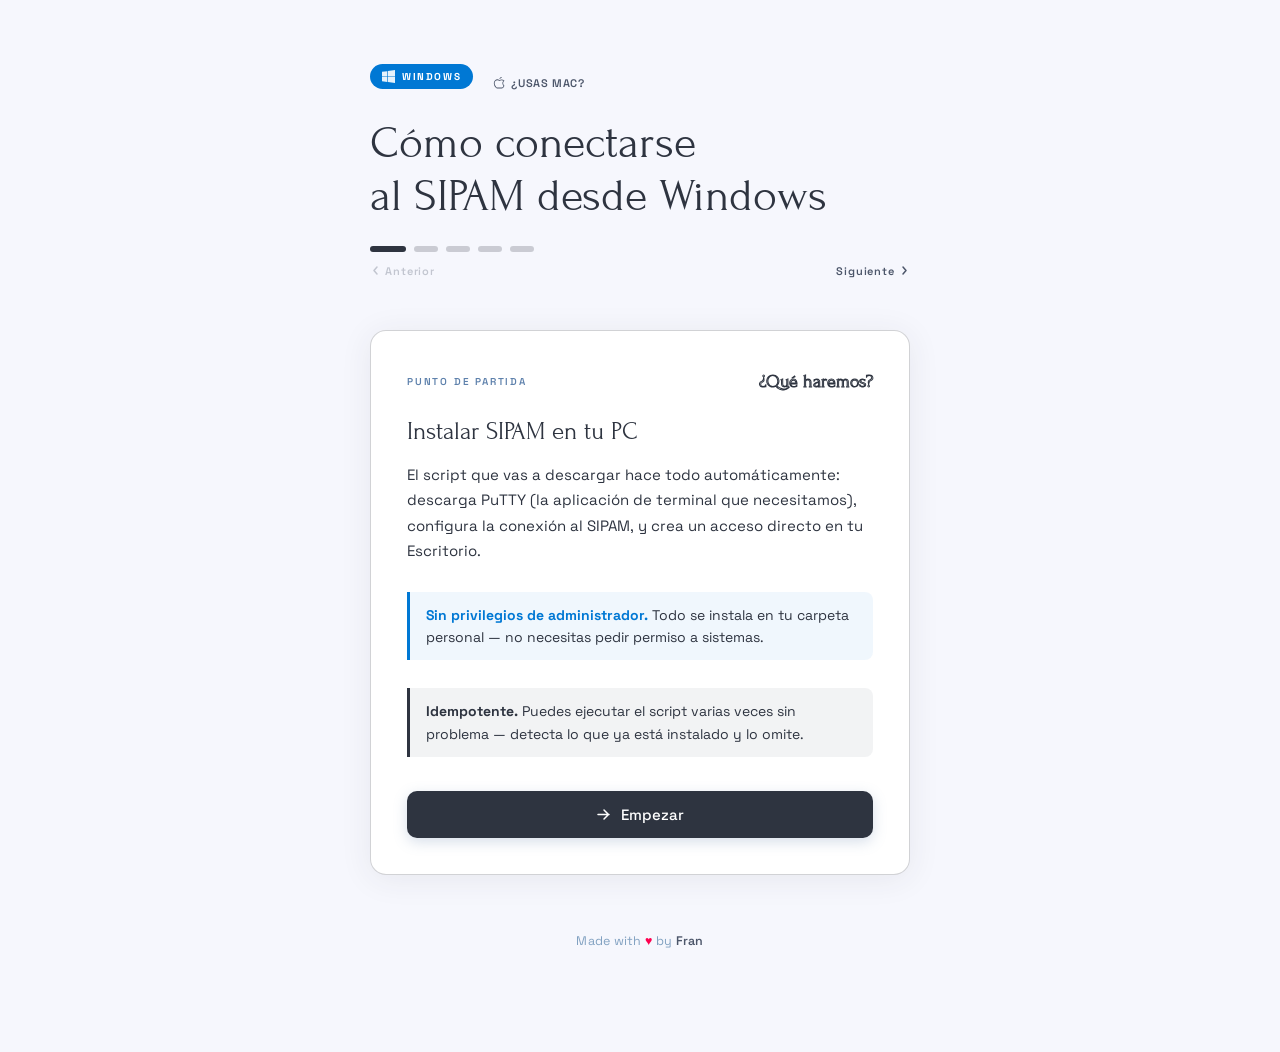
<file: winsipam.html>
<!DOCTYPE html>
<html lang="es">
<head>
<meta charset="UTF-8">
<meta name="viewport" content="width=device-width, initial-scale=1.0">
<meta name="robots" content="noindex, nofollow">
<meta name="googlebot" content="noindex, nofollow">
<meta http-equiv="Cache-Control" content="no-cache, no-store, must-revalidate">
<meta http-equiv="Pragma" content="no-cache">
<meta http-equiv="Expires" content="0">
<title>SIPAM · Windows</title>
<link rel="icon" type="image/svg+xml" href="data:image/svg+xml,%3Csvg xmlns='http://www.w3.org/2000/svg' width='24' height='24' viewBox='0 0 24 24' fill='none' stroke='%23005AB2' stroke-width='2' stroke-linecap='round' stroke-linejoin='round'%3E%3Cpath d='M6 18h8'/%3E%3Cpath d='M3 22h18'/%3E%3Cpath d='M14 22a7 7 0 1 0 0-14h-1'/%3E%3Cpath d='M9 14h2'/%3E%3Cpath d='M9 12a2 2 0 0 1-2-2V6h6v4a2 2 0 0 1-2 2Z'/%3E%3Cpath d='M12 6V3a1 1 0 0 0-1-1H9a1 1 0 0 0-1 1v3'/%3E%3C/svg%3E">
<link rel="preconnect" href="https://fonts.googleapis.com">
<link rel="preconnect" href="https://fonts.gstatic.com" crossorigin>
<link href="https://fonts.googleapis.com/css2?family=Forum&family=Space+Grotesk:wght@300;400;500;600&family=JetBrains+Mono:wght@400;500&display=swap" rel="stylesheet">
<style>
/* ═══════════════════════ NORD PALETTE ═══════════════════════ */
:root {
  --bg:          #f6f7fd;
  --surface:     #e5e9f0;
  --surface2:    #d8dee9;
  --primary:     #2e3440;
  --primary-lt:  #5e81ac;
  --primary-dim: rgba(46,52,64,0.06);
  --accent:      #5e81ac;
  --win-accent:  #0078d4;   /* Windows blue — used as secondary accent */
  --green:       #4a7c59;
  --green-dim:   rgba(74,124,89,0.10);
  --text-soft:   #2e3440;
  --text-muted:  #4c566a;
  --border:      rgba(46,52,64,0.12);
  --border-md:   rgba(46,52,64,0.22);
}

*,*::before,*::after{box-sizing:border-box;margin:0;padding:0}
html{scroll-behavior:smooth}
body{background:#f6f7fd;color:var(--primary);font-family:'Space Grotesk',sans-serif;font-size:16px;line-height:1.7;min-height:100vh;display:flex;align-items:flex-start;justify-content:center}
.page{position:relative;z-index:1;width:100%;max-width:620px;padding:64px 40px 100px}

/* ── Platform badge ── */
.platform-badge{
  display:inline-flex;align-items:center;gap:7px;
  background:#0078d4;color:white;
  font-size:10px;font-weight:700;letter-spacing:.16em;text-transform:uppercase;
  padding:4px 12px;border-radius:100px;margin-bottom:14px;
}
.platform-badge svg{opacity:.9}
.mac-link{
  display:inline-flex;align-items:center;gap:5px;
  font-size:11px;font-weight:600;letter-spacing:.06em;
  color:var(--text-muted);text-decoration:none;
  border-bottom:1px solid transparent;
  transition:color .2s,border-color .2s;
  margin-left:12px;
}
.mac-link:hover{color:var(--primary);border-bottom-color:var(--primary)}

/* ── Header ── */
.site-header{margin-bottom:48px;opacity:0;animation:fadeUp .5s ease .05s forwards}
.site-label{font-size:11px;font-weight:600;letter-spacing:.2em;text-transform:uppercase;color:var(--accent);margin-bottom:14px;display:flex;align-items:center;gap:8px;flex-wrap:wrap}
h1{font-family:'Forum',serif;font-size:clamp(1.9rem,5vw,2.9rem);font-weight:400;line-height:1.15;color:var(--primary);margin-bottom:22px}

/* ── Progress ── */
.progress-strip{display:flex;gap:8px;align-items:center;margin-bottom:4px}
.progress-dot{height:6px;border-radius:3px;background:var(--border-md);width:24px;transition:background .4s,width .4s,transform .15s;cursor:pointer}
.progress-dot:hover{transform:scaleY(1.6);background:var(--primary-lt)}
.progress-dot.active{background:var(--primary);width:36px}
.progress-dot.done{background:var(--green);width:24px}
.progress-dot.done:hover{background:#8fb87a}
.progress-nav{display:flex;align-items:center;gap:6px;margin-top:8px}
.nav-btn{display:inline-flex;align-items:center;gap:4px;background:none;border:none;cursor:pointer;font-family:'Space Grotesk',sans-serif;font-size:11px;font-weight:600;letter-spacing:.08em;color:var(--text-muted);padding:4px 0;transition:color .2s}
.nav-btn:hover{color:var(--primary)}
.nav-btn:disabled{opacity:.3;cursor:default}

/* ── Step card ── */
.step{display:none;flex-direction:column;background:white;border:1px solid var(--border-md);border-radius:16px;padding:36px 36px 32px;box-shadow:0 4px 32px rgba(46,52,64,.08);animation:fadeUp .45s ease forwards}
.step.active{display:flex}
@keyframes fadeUp{from{opacity:0;transform:translateY(18px)}to{opacity:1;transform:translateY(0)}}
.step-meta{display:flex;align-items:center;justify-content:space-between;margin-bottom:20px}
.step-tag{font-size:10px;font-weight:600;letter-spacing:.18em;text-transform:uppercase;color:var(--accent)}
.step-counter{font-family:'Forum',serif;font-size:1.1rem;-webkit-text-stroke:1px var(--border-md);color:transparent}
.step.active .step-counter{-webkit-text-stroke:1px var(--primary)}
h2{font-family:'Forum',serif;font-size:1.55rem;font-weight:400;color:var(--primary);margin-bottom:14px;line-height:1.25}
.step p{font-size:15px;color:var(--text-soft);margin-bottom:14px}
.step p:last-child{margin-bottom:0}

/* ── Callout ── */
.callout{background:var(--primary-dim);border-left:3px solid var(--primary);border-radius:0 8px 8px 0;padding:12px 16px;font-size:14px;color:var(--text-soft);margin:14px 0;line-height:1.6}
.callout strong{color:var(--primary)}
.callout.green{background:var(--green-dim);border-left-color:var(--green)}
.callout.green strong{color:#4a7c59}
.callout.win{background:rgba(0,120,212,.06);border-left-color:#0078d4}
.callout.win strong{color:#0078d4}

/* ── Buttons ── */
.action-btn{display:inline-flex;align-items:center;gap:10px;background:var(--primary);color:white;font-family:'Space Grotesk',sans-serif;font-size:15px;font-weight:500;padding:14px 26px;border-radius:10px;text-decoration:none;transition:background .2s,transform .15s,box-shadow .2s;margin:8px 0 4px;border:none;cursor:pointer;box-shadow:0 4px 14px rgba(94,129,172,.25);width:100%;justify-content:center}
.action-btn:hover{background:var(--primary-lt);transform:translateY(-2px)}
.action-btn:active{transform:translateY(0)}
.action-btn.win{background:#0078d4;box-shadow:0 4px 14px rgba(0,120,212,.3);color:white}
.action-btn.win:hover{background:#106ebe;transform:translateY(-2px)}
.action-btn.green{background:var(--green);box-shadow:0 4px 14px rgba(74,124,89,.3);color:#f0f4f0}
.action-btn.green:hover{background:#3d6b4a;color:#f0f4f0;transform:translateY(-2px)}
.action-btn.outline{background:transparent;color:var(--primary);border:1.5px solid var(--border-md);box-shadow:none}
.action-btn.outline:hover{background:var(--surface);transform:translateY(-2px)}

/* ── Checklist ── */
.checklist{list-style:none;margin:16px 0 8px;display:flex;flex-direction:column;gap:11px}
.checklist li{display:flex;align-items:flex-start;gap:12px;font-size:15px;color:var(--text-soft);cursor:pointer;user-select:none}
.check-box{width:20px;height:20px;border:1.5px solid var(--border-md);border-radius:5px;flex-shrink:0;margin-top:2px;display:flex;align-items:center;justify-content:center;transition:all .2s;background:white}
.checklist li:hover .check-box{border-color:var(--green)}
.check-box.checked{background:var(--green);border-color:var(--green)}
.check-box.checked::after{content:'';width:5px;height:9px;border:2px solid white;border-top:none;border-left:none;transform:rotate(45deg) translateY(-1px);display:block}
.checklist li.checked-item>span{text-decoration:line-through;color:var(--text-muted)}

/* ── Unlock hint ── */
.unlock-hint{display:flex;align-items:center;gap:8px;font-size:13px;color:var(--text-muted);margin-top:16px;padding:10px 14px;background:var(--surface);border-radius:8px;border:1px dashed var(--border-md)}
.unlock-hint.hidden{display:none}

/* ── Code ── */
code{font-family:'JetBrains Mono',monospace;font-size:13px;background:var(--surface2);border:1px solid var(--border-md);border-radius:4px;padding:1px 6px;color:var(--primary)}

/* ── Terminal (light Nord) ── */
.terminal-block{border-radius:10px;overflow:hidden;margin:14px 0;border:1px solid #e5e9f0;box-shadow:0 4px 24px rgba(46,52,64,.1);font-family:'JetBrains Mono',monospace;font-size:13px;line-height:1.9}
.terminal-header{background:#f0f2f8;padding:9px 14px;display:flex;align-items:center;gap:7px;border-bottom:1px solid #e5e9f0}
.t-dot{width:11px;height:11px;border-radius:50%;flex-shrink:0}
.t-dot-red   {background:#ec6765}
.t-dot-yellow{background:#f2ca44}
.t-dot-green {background:#5bb175}
@supports(color:color(display-p3 1 0 0)){
  .t-dot-red   {background:color(display-p3 0.88 0.41 0.40)}
  .t-dot-yellow{background:color(display-p3 0.90 0.76 0.24)}
  .t-dot-green {background:color(display-p3 0.32 0.67 0.44)}
}
.t-title{font-size:11px;color:#4c566a;margin-left:6px;letter-spacing:.05em;font-family:'Space Grotesk',sans-serif}
.terminal-layout{position:relative;background:#ffffff;padding:18px 22px;overflow:hidden;color:#2e3440}
.t-dim   {color:#4c566a}
.t-prompt{color:#5e81ac;font-weight:700}
.t-input {color:#4a7c59;font-weight:700}
.t-warn  {color:#bf6300;font-weight:700}
.t-hint  {color:#81a1c1;font-style:italic;font-size:11px}
.t-label {color:#5e81ac;font-weight:700;letter-spacing:.12em}
.t-key   {display:inline-block;background:#d8dee9;border:1px solid #81a1c1;border-radius:4px;padding:1px 7px;font-size:12px;color:#2e3440;font-weight:700;margin:0 2px}
.t-hint-bubble{
  display:inline-flex;align-items:center;gap:5px;
  color:#FF2077;font-style:normal;font-size:11px;font-weight:600;
  border:1px solid rgba(255,32,119,.45);border-radius:100px;
  padding:1px 9px 1px 6px;margin-left:6px;
  animation:hint-pulse 2.4s ease-in-out infinite;
  vertical-align:middle;white-space:nowrap;isolation:isolate;
}
.t-hint-bubble::before{content:'↩';font-size:12px;line-height:1}
@keyframes hint-pulse{
  0%,100%{border-color:rgba(255,32,119,.35);color:#FF2077}
  50%{border-color:rgba(255,32,119,.85);color:#ff5299;box-shadow:0 0 0 3px rgba(255,32,119,.12)}
}

/* ── Windows key ── */
.key-win{
  display:inline-flex;align-items:center;justify-content:center;
  background:linear-gradient(160deg,#e5e9f0,#d8dee9 60%,#c8d0de);
  border:1px solid #b0bcd8;border-radius:7px;
  padding:9px 16px;min-width:52px;
  box-shadow:0 4px 0 #8090b0,0 5px 8px rgba(46,52,64,.2),inset 0 1px 0 rgba(255,255,255,.8);
  cursor:default;transition:transform .1s,box-shadow .1s;
  font-family:'Space Grotesk',sans-serif;font-size:13px;font-weight:600;color:#3b4252;
  user-select:none;
}
.key-win.pressed{transform:translateY(4px)!important;box-shadow:0 0 0 #8090b0,inset 0 1px 0 rgba(255,255,255,.6)!important}

/* ── Powershell block ── */
.ps-block{
  background:#012456;border-radius:10px;overflow:hidden;
  margin:14px 0;border:1px solid #1a4a80;
  box-shadow:0 4px 24px rgba(0,0,0,.25);
  font-family:'JetBrains Mono',monospace;font-size:13px;line-height:2;
}
.ps-header{
  background:#003580;padding:9px 14px;
  display:flex;align-items:center;gap:8px;
  border-bottom:1px solid #1a4a80;
}
.ps-title{font-size:11px;color:#a8cfee;margin-left:4px;letter-spacing:.05em;font-family:'Space Grotesk',sans-serif}
.ps-icon{width:14px;height:14px;flex-shrink:0}
.ps-body{padding:16px 20px;background:#012456}
.ps-body pre{background:transparent!important;margin:0;padding:0;white-space:pre-wrap;word-break:break-all}
.ps-body code{background:transparent!important;border:none;padding:0;font-size:13px;color:#ffffff}
.ps-prompt {color:#79c0ff;font-weight:700}
.ps-cmd    {color:#cae8ff}
.ps-str    {color:#ffa657}
.ps-comment{color:#56d364;font-style:italic}
.ps-ok     {color:#56d364;font-weight:700}
.ps-plain  {color:#ffffff}

/* ── File explorer mockup ── */
.explorer-item{
  display:flex;align-items:center;gap:10px;
  padding:10px 14px;background:var(--surface);
  border:1px solid var(--border-md);border-radius:8px;
  margin:10px 0;font-size:14px;color:var(--text-soft);
}
.explorer-item svg{flex-shrink:0}
.explorer-path{font-family:'JetBrains Mono',monospace;font-size:12px;color:var(--text-muted)}

/* ── More problems bar ── */
.more-problems-bar{
  display:flex;align-items:center;justify-content:center;gap:8px;
  margin-top:16px;padding:12px 20px;
  background:var(--surface);border:1px solid var(--border-md);
  border-radius:10px;font-size:13px;font-weight:600;color:var(--accent);
  letter-spacing:.03em;cursor:default;
}

/* ── Inline link ── */
.inline-link{background:none;border:none;color:var(--accent);cursor:pointer;font-family:inherit;font-size:inherit;font-weight:600;padding:0;text-decoration:underline}
.inline-link:hover{color:var(--primary)}

/* ── Footer ── */
.site-footer{text-align:center;margin-top:36px;padding-top:20px;font-size:.78rem;color:#81a1c1;font-weight:400;font-family:'Space Grotesk',sans-serif;letter-spacing:.02em}
.site-footer .heart{color:#FF1D58;display:inline-block;animation:heartbeat 1.4s ease-in-out infinite}
@supports(color:color(display-p3 1 0 0)){.site-footer .heart{color:color(display-p3 0.98 0.09 0.33)}}
@keyframes heartbeat{0%{transform:scale(1)}14%{transform:scale(1.5)}28%{transform:scale(1.2)}42%{transform:scale(2)}70%,100%{transform:scale(1)}}
.site-footer a{color:#4c566a;text-decoration:none;font-weight:600;border-bottom:1.5px solid transparent;transition:border-color .2s,color .2s}
.site-footer a:hover{color:#2e3440;border-bottom-color:#2e3440}

.confetti-canvas{position:fixed;top:0;left:0;width:100%;height:100%;pointer-events:none;z-index:9999;display:none}

@media(max-width:540px){.page{padding:40px 16px 72px}.step{padding:24px 20px}h1{font-size:1.9rem}}

/* ── Right-click highlight ── */
.right-click-highlight{
  position:relative;
  color:#FF1D58;
  background:rgba(255,29,88,.09);
  border:1px solid rgba(255,29,88,.25);
  border-radius:5px;
  padding:1px 6px;
  white-space:nowrap;
  cursor:default;
}
@supports(color:color(display-p3 1 0 0)){
  .right-click-highlight{color:color(display-p3 0.98 0.09 0.33)}
}
.right-click-bubble{
  position:absolute;
  bottom:calc(100% + 7px);
  left:50%;
  transform:translateX(-50%);
  background:#FF1D58;
  color:white;
  font-size:11px;
  font-weight:700;
  letter-spacing:.04em;
  padding:3px 9px;
  border-radius:100px;
  white-space:nowrap;
  pointer-events:none;
  animation:bubble-bob 2s ease-in-out infinite;
  font-family:'Space Grotesk',sans-serif;
}
@supports(color:color(display-p3 1 0 0)){
  .right-click-bubble{background:color(display-p3 0.98 0.09 0.33)}
}
.right-click-bubble::after{
  content:'';
  position:absolute;
  top:100%;left:50%;
  transform:translateX(-50%);
  border:5px solid transparent;
  border-top-color:#FF1D58;
}
@keyframes bubble-bob{
  0%,100%{transform:translateX(-50%) translateY(0)}
  50%{transform:translateX(-50%) translateY(-4px)}
}

/* ── Method label ── */
.method-label{font-size:12px;font-weight:700;letter-spacing:.08em;text-transform:uppercase;color:var(--accent);margin:20px 0 8px}
/* ── How-to steps ── */
.how-to-steps{display:flex;flex-direction:column;gap:10px;margin:12px 0 14px}
.how-to-step{display:flex;align-items:flex-start;gap:12px;font-size:14px;color:var(--text-soft);line-height:1.5}
.how-to-num{flex-shrink:0;width:24px;height:24px;border-radius:50%;background:var(--primary);color:white;display:flex;align-items:center;justify-content:center;font-size:12px;font-weight:700;margin-top:1px}
kbd{display:inline-block;background:linear-gradient(160deg,#e5e9f0,#d8dee9 60%,#c8d0de);border:1px solid #b0bcd8;border-bottom:3px solid #8090b0;border-radius:5px;padding:1px 7px;font-family:'JetBrains Mono',monospace;font-size:12px;font-weight:600;color:#2e3440}
/* ── Copy command block ── */
.copy-cmd-block{background:#1e2433;border:1px solid #2d3748;border-radius:10px;overflow:hidden;margin:10px 0}
.copy-cmd-label{font-size:10px;font-weight:700;letter-spacing:.12em;text-transform:uppercase;color:#4a6080;padding:8px 16px 4px;font-family:'Space Grotesk',sans-serif}
.copy-cmd-row{display:flex;align-items:center;gap:10px;padding:6px 16px 14px}
.copy-cmd-text{flex:1;font-family:'JetBrains Mono',monospace;font-size:12px;color:#cae8ff;background:transparent;border:none;padding:0;word-break:break-all;white-space:pre-wrap}
.copy-btn{flex-shrink:0;display:inline-flex;align-items:center;gap:6px;background:#0078d4;color:white;border:none;border-radius:6px;padding:6px 12px;font-size:12px;font-weight:600;cursor:pointer;font-family:'Space Grotesk',sans-serif;transition:background .2s;white-space:nowrap}
.copy-btn:hover{background:#106ebe}
.copy-btn.copied{background:#4a7c59}

/* details/summary for PowerShell install fallback */
details{border:1px solid rgba(0,120,212,.25);border-radius:8px;padding:10px 14px;background:rgba(0,120,212,.04)}
details summary{font-size:13px;list-style:none}
details summary::-webkit-details-marker{display:none}
details[open] summary{margin-bottom:4px}
</style>
</head>
<body>
<canvas class="confetti-canvas" id="confetti"></canvas>

<div class="page">

<!-- ══ HEADER ══ -->
<header class="site-header">
  <div class="site-label">
    <!-- Windows logo SVG -->
    <div class="platform-badge">
      <svg width="13" height="13" viewBox="0 0 24 24" fill="white" xmlns="http://www.w3.org/2000/svg"><path d="M0 3.449L9.75 2.1v9.451H0m10.949-9.602L24 0v11.551H10.949M0 12.6h9.75v9.451L0 20.699M10.949 12.6H24V24l-13.051-1.949"/></svg>
      Windows
    </div>
    <a class="mac-link" href="https://f-gc.dev/sipam">
      <svg xmlns="http://www.w3.org/2000/svg" width="13" height="13" fill="currentColor" viewBox="0 0 256 256"><path d="M223.3,169.59a8.07,8.07,0,0,0-2.8-3.4C203.53,154.53,200,134.64,200,120c0-17.67,13.47-33.06,21.5-40.67a8,8,0,0,0,0-11.62C208.82,55.74,187.82,48,168,48a72.2,72.2,0,0,0-40,12.13,71.56,71.56,0,0,0-90.71,9.09A74.63,74.63,0,0,0,16,123.4a127.06,127.06,0,0,0,40.14,89.73A39.8,39.8,0,0,0,83.59,224h87.68a39.84,39.84,0,0,0,29.12-12.57,125,125,0,0,0,17.82-24.6C225.23,174,224.33,172,223.3,169.59Zm-34.63,30.94a23.76,23.76,0,0,1-17.4,7.47H83.59a23.82,23.82,0,0,1-16.44-6.51A111.14,111.14,0,0,1,32,123,58.5,58.5,0,0,1,48.65,80.47,54.81,54.81,0,0,1,88,64h.78A55.45,55.45,0,0,1,123,76.28a8,8,0,0,0,10,0A55.44,55.44,0,0,1,168,64a70.64,70.64,0,0,1,36,10.35c-13,14.52-20,30.47-20,45.65,0,23.77,7.64,42.73,22.18,55.3A105.82,105.82,0,0,1,188.67,200.53ZM128.23,30A40,40,0,0,1,167,0h1a8,8,0,0,1,0,16h-1a24,24,0,0,0-23.24,18,8,8,0,1,1-15.5-4Z"></path></svg>
      ¿Usas Mac?
    </a>
  </div>
  <h1>Cómo conectarse<br>al SIPAM desde Windows</h1>

  <div class="progress-strip" id="progressStrip">
    <div class="progress-dot active" id="dot-0" onclick="goToStep(0)" title="Inicio"></div>
    <div class="progress-dot" id="dot-1" onclick="goToStep(1)" title="Descargar script"></div>
    <div class="progress-dot" id="dot-2" onclick="goToStep(2)" title="Ejecutar"></div>
    <div class="progress-dot" id="dot-3" onclick="goToStep(3)" title="Conectarse"></div>
    <div class="progress-dot" id="dot-4" onclick="goToStep(4)" title="¡Listo!"></div>
  </div>
  <div class="progress-nav">
    <button class="nav-btn" id="nav-prev" onclick="navStep(-1)" disabled>
      <svg width="11" height="11" viewBox="0 0 11 11" fill="none"><path d="M7 2L4 5.5L7 9" stroke="currentColor" stroke-width="1.5" stroke-linecap="round" stroke-linejoin="round"/></svg>
      Anterior
    </button>
    <span style="flex:1"></span>
    <button class="nav-btn" id="nav-next" onclick="navStep(1)">
      Siguiente
      <svg width="11" height="11" viewBox="0 0 11 11" fill="none"><path d="M4 2L7 5.5L4 9" stroke="currentColor" stroke-width="1.5" stroke-linecap="round" stroke-linejoin="round"/></svg>
    </button>
  </div>
</header>

<!-- ══ PASO 0 — Bienvenida ══ -->
<div class="step active" id="step-0">
  <div class="step-meta">
    <div class="step-tag">Punto de partida</div>
    <div class="step-counter" style="-webkit-text-stroke:1px var(--primary);">¿Qué haremos?</div>
  </div>
  <h2>Instalar SIPAM en tu PC</h2>
  <p>El script que vas a descargar hace todo automáticamente: descarga PuTTY (la aplicación de terminal que necesitamos), configura la conexión al SIPAM, y crea un acceso directo en tu Escritorio.</p>

  <div class="callout win">
    <strong>Sin privilegios de administrador.</strong> Todo se instala en tu carpeta personal — no necesitas pedir permiso a sistemas.
  </div>
  <div class="callout">
    <strong>Idempotente.</strong> Puedes ejecutar el script varias veces sin problema — detecta lo que ya está instalado y lo omite.
  </div>

  <button class="action-btn" onclick="advanceToStep(1)" style="margin-top:20px">
    <svg width="15" height="15" viewBox="0 0 15 15" fill="none"><path d="M2 7.5h11M8 3l4.5 4.5L8 12" stroke="white" stroke-width="1.5" stroke-linecap="round" stroke-linejoin="round"/></svg>
    Empezar
  </button>
</div>

<!-- ══ PASO 1 — Descargar el script ══ -->
<div class="step" id="step-1">
  <div class="step-meta">
    <div class="step-tag">Preparación</div>
    <div class="step-counter">01 / 03</div>
  </div>
  <h2>Descarga el script de instalación</h2>
  <p>Haz clic en el botón — se descargará un archivo <code>.ps1</code> (PowerShell). Guárdalo en un lugar que recuerdes, como el Escritorio o la carpeta de Descargas.</p>

  <a class="action-btn win" href="https://f-gc.dev/instalar_sipam.ps1" download="instalar_sipam.ps1">
    <svg width="16" height="16" viewBox="0 0 16 16" fill="none"><path d="M8 1v9M4 7l4 4 4-4M1.5 14h13" stroke="white" stroke-width="1.5" stroke-linecap="round" stroke-linejoin="round"/></svg>
    Descargar instalar_sipam.ps1
  </a>

  <div class="explorer-item" style="margin-top:18px">
    <svg width="20" height="20" viewBox="0 0 24 24" fill="none"><rect x="2" y="6" width="20" height="14" rx="2" fill="#0078d4" opacity=".15"/><rect x="2" y="6" width="20" height="14" rx="2" stroke="#0078d4" stroke-width="1.5"/><path d="M2 10h20" stroke="#0078d4" stroke-width="1.5"/><circle cx="5.5" cy="8" r="1" fill="#0078d4"/><circle cx="8.5" cy="8" r="1" fill="#0078d4"/></svg>
    <div>
      <div style="font-weight:600;font-size:13px">instalar_sipam.ps1</div>
      <div class="explorer-path">C:\Users\tu_usuario\Downloads\instalar_sipam.ps1</div>
    </div>
  </div>

  <div class="callout" style="border-left-color:#ebcb8b;background:rgba(235,203,139,.10)">
    <strong style="color:#8a6800">⚠️ Importante: deja el archivo en la carpeta Descargas.</strong><br>
    No lo muevas ni lo renombres. El comando del siguiente paso lo busca exactamente ahí. Si lo mueves accidentalmente, arrástralo de vuelta a Descargas antes de continuar.
  </div>

  <div class="callout">
    <strong>¿El navegador bloquea la descarga?</strong> Chrome y Edge a veces advierten sobre archivos <code>.ps1</code>. Haz clic en <strong>Mantener</strong> o <strong>Conservar de todas formas</strong> — el archivo es seguro.
  </div>

  <ul class="checklist">
    <li id="chk-1a" onclick="toggleCheck('chk-1a',1)">
      <div class="check-box"></div>
      <span>Descargué el archivo <code>instalar_sipam.ps1</code></span>
    </li>
  </ul>
  <div class="unlock-hint" id="hint-1">
    <svg width="13" height="13" viewBox="0 0 13 13" fill="none"><circle cx="6.5" cy="6.5" r="5.5" stroke="currentColor" stroke-width="1.2"/><path d="M6.5 4v3M6.5 9v.5" stroke="currentColor" stroke-width="1.4" stroke-linecap="round"/></svg>
    Confirma el paso anterior para continuar
  </div>
</div>

<!-- ══ PASO 2 — Ejecutar el script ══ -->
<div class="step" id="step-2">
  <div class="step-meta">
    <div class="step-tag">Instalación</div>
    <div class="step-counter">02 / 03</div>
  </div>
  <h2>Ejecuta el script</h2>

  <!-- Error callout — most prominent -->
  <div class="callout" style="border-left-color:#bf616a;background:rgba(191,97,106,.08)">
    <strong style="color:#bf616a">⚠️ ¿Ves un error rojo que dice “running scripts is disabled”?</strong><br>
    Esto es normal en computadoras del hospital — Windows bloqueó el archivo por política de seguridad. <strong>Usa el Método 2 directamente.</strong>
  </div>

  <!-- METHOD 1 -->
  <p class="method-label">Método 1 — Lo más fácil (intenta primero)</p>
  <p>Localiza el archivo descargado, haz <strong class="right-click-highlight">clic derecho<span class="right-click-bubble">👆 aquí</span></strong> sobre él y selecciona <strong>“Ejecutar con PowerShell”</strong>.</p>

  <div style="background:white;border:1px solid var(--border-md);border-radius:10px;overflow:hidden;margin:12px 0 20px;box-shadow:0 4px 20px rgba(46,52,64,.1)">
    <div style="display:flex;align-items:center;gap:10px;padding:12px 16px;border-bottom:1px solid var(--border-md)">
      <svg width="24" height="24" viewBox="0 0 24 24" fill="none"><rect x="4" y="2" width="16" height="20" rx="2" fill="#012456"/><path d="M8 8h8M8 12h5" stroke="#6ea8d4" stroke-width="1.5" stroke-linecap="round"/><path d="M8 16h3" stroke="#4ec9b0" stroke-width="1.5" stroke-linecap="round"/></svg>
      <span style="font-size:14px;font-weight:600;color:var(--text-soft)">instalar_sipam.ps1</span>
    </div>
    <div style="padding:6px 0">
      <div style="padding:7px 16px;font-size:13px;color:var(--text-muted)">Abrir</div>
      <div style="padding:7px 16px;font-size:13px;background:#0078d4;color:white;font-weight:600;display:flex;align-items:center;gap:8px">
        <svg width="13" height="13" viewBox="0 0 24 24" fill="white"><path d="M0 3.449L9.75 2.1v9.451H0m10.949-9.602L24 0v11.551H10.949M0 12.6h9.75v9.451L0 20.699M10.949 12.6H24V24l-13.051-1.949"/></svg>
        Ejecutar con PowerShell
      </div>
      <div style="padding:7px 16px;font-size:13px;color:var(--text-muted)">Editar</div>
    </div>
  </div>

  <!-- METHOD 2 -->
  <p class="method-label">Método 2 — Si el Método 1 da error rojo</p>
  <p>Abre PowerShell manualmente y pega este comando. Evita la restricción sin necesitar ser administrador.</p>

  <!-- ¿Tienen PowerShell? -->
  <div class="callout win" style="margin-bottom:16px">
    <strong>Antes de continuar — ¿tienes PowerShell?</strong><br>
    Busca en el menú Inicio la palabra <strong>PowerShell</strong>. Si aparece una aplicación azul con ese nombre, ústala. Si <em>no aparece nada</em>, despliega la sección de abajo.
    <details style="margin-top:10px">
      <summary style="cursor:pointer;font-weight:600;color:#0078d4">No encuentro PowerShell — ¿cómo lo instalo?</summary>
      <div style="margin-top:10px;line-height:1.7">
        <p style="margin-bottom:8px">Algunas versiones institucionales de Windows lo tienen desactivado. Sigue estos pasos:</p>
        <div class="how-to-steps" style="margin-top:0">
          <div class="how-to-step">
            <div class="how-to-num">1</div>
            <div>Abre el menú Inicio y busca <strong>Microsoft Store</strong>. Ábrela.</div>
          </div>
          <div class="how-to-step">
            <div class="how-to-num">2</div>
            <div>Busca <strong>PowerShell</strong> dentro de la tienda e instálalo (es gratuito, de Microsoft).</div>
          </div>
          <div class="how-to-step">
            <div class="how-to-num">3</div>
            <div>Si la tienda también está bloqueada, pide apoyo a tu área de sistemas — necesitan habilitar PowerShell en tu equipo.</div>
          </div>
        </div>
      </div>
    </details>
  </div>

  <div class="how-to-steps">
    <div class="how-to-step">
      <div class="how-to-num">1</div>
      <div>
        Busca <strong>PowerShell</strong> en el menú Inicio y ábrelo.<br>
        <span style="font-size:12px;color:var(--text-muted)">También puedes presionar <kbd>Win</kbd>&nbsp;+&nbsp;<kbd>R</kbd>, escribir <code>powershell</code> y dar <kbd>Enter</kbd>.</span>
      </div>
    </div>
    <div class="how-to-step">
      <div class="how-to-num">2</div>
      <div>
        Verás una ventana azul o negra con texto blanco. Es normal — es PowerShell.<br>
        <span style="font-size:12px;color:var(--text-muted)">⚠️ Si se abre una ventana negra que dice <strong>CMD</strong> o <strong>Símbolo del sistema</strong>, ciérrala y busca específicamente <em>PowerShell</em> — son diferentes.</span>
      </div>
    </div>
    <div class="how-to-step">
      <div class="how-to-num">3</div>
      <div>Haz clic dentro de la ventana, luego copia y pega este comando y presiona <kbd>Enter</kbd>:</div>
    </div>
  </div>

  <div class="copy-cmd-block">
    <div class="copy-cmd-label">Pega esto en PowerShell — funciona en cualquier computadora</div>
    <div class="copy-cmd-row">
      <code class="copy-cmd-text" id="bypass-cmd">powershell -ExecutionPolicy Bypass -File $env:USERPROFILE\Downloads\instalar_sipam.ps1</code>
      <button class="copy-btn" onclick="copyCmd()" title="Copiar">
        <svg width="14" height="14" viewBox="0 0 24 24" fill="none" stroke="currentColor" stroke-width="2" stroke-linecap="round" stroke-linejoin="round"><rect x="9" y="9" width="13" height="13" rx="2"/><path d="M5 15H4a2 2 0 0 1-2-2V4a2 2 0 0 1 2-2h9a2 2 0 0 1 2 2v1"/></svg>
        <span id="copy-label">Copiar</span>
      </button>
    </div>
  </div>

  <div class="callout win">
    <strong>Si el archivo no está en Descargas:</strong> cambia <code>Downloads</code> por la carpeta donde lo guardaste. Ejemplo: <code>Desktop</code> si está en el Escritorio.<br>
    <span style="font-size:12px;opacity:.8"><code>$env:USERPROFILE</code> se convierte automáticamente en la ruta de tu usuario — no lo cambies. No agregues comillas.</span>
  </div>

  <p style="margin-top:18px">Si todo va bien, verás esto:</p>
  <div class="ps-block">
    <div class="ps-header">
      <svg class="ps-icon" viewBox="0 0 24 24" fill="#6ea8d4"><path d="M0 3.449L9.75 2.1v9.451H0m10.949-9.602L24 0v11.551H10.949M0 12.6h9.75v9.451L0 20.699M10.949 12.6H24V24l-13.051-1.949"/></svg>
      <span class="ps-title">Windows PowerShell</span>
    </div>
    <div class="ps-body">
      <pre><code><span class="ps-comment"># Instalador SIPAM — sin privilegios de administrador</span>

<span class="ps-ok">✅</span> <span class="ps-plain">Carpeta SIPAM ya existe — omitiendo</span>
<span class="ps-cmd">⬇️  Descargando PuTTY...</span>
<span class="ps-ok">✅</span> <span class="ps-plain">PuTTY descargado en C:\Users\gonza\SIPAM\putty.exe</span>
<span class="ps-cmd">⚙️  Configurando sesión SIPAM en PuTTY...</span>
<span class="ps-ok">✅</span> <span class="ps-plain">Sesión 'SIPAM' configurada</span>
<span class="ps-cmd">⚙️  Creando acceso directo en el Escritorio...</span>
<span class="ps-ok">✅</span> <span class="ps-plain">Acceso directo creado en el Escritorio</span>

<span class="ps-ok">🏁 Instalación completa.</span></code></pre>
    </div>
  </div>

  <ul class="checklist">
    <li id="chk-2a" onclick="toggleCheck('chk-2a',2)">
      <div class="check-box"></div>
      <span>El script terminó con <code>🏁 Instalación completa</code></span>
    </li>
    <li id="chk-2b" onclick="toggleCheck('chk-2b',2)">
      <div class="check-box"></div>
      <span>Veo el ícono <strong>SIPAM</strong> en mi Escritorio</span>
    </li>
  </ul>
  <div class="unlock-hint hidden" id="hint-2">
    <svg width="13" height="13" viewBox="0 0 13 13" fill="none"><circle cx="6.5" cy="6.5" r="5.5" stroke="currentColor" stroke-width="1.2"/><path d="M6.5 4v3M6.5 9v.5" stroke="currentColor" stroke-width="1.4" stroke-linecap="round"/></svg>
    Confirma ambos pasos para continuar
  </div>
</div>

<!-- ══ PASO 3 — Conectarse ══ -->
<div class="step" id="step-3">
  <div class="step-meta">
    <div class="step-tag">Primera conexión</div>
    <div class="step-counter">03 / 03</div>
  </div>
  <h2>Ya estás conectado</h2>

  <div class="callout" style="border-left-color:#ebcb8b;background:rgba(235,203,139,.10);margin-bottom:20px">
    <strong style="color:#8a6800">🟩 ¿Ves una pantalla completamente verde o de un color sólido?</strong><br>
    Esto pasa si instalaste con una versión anterior del script. Vuelve al <button class="inline-link" onclick="goToStep(2)">Paso 2</button> y ejecuta el instalador de nuevo — ahora corrige los colores automáticamente.
  </div>

  <p>Haz doble clic en el ícono <strong>SIPAM</strong> de tu Escritorio. PuTTY abrirá la conexión directamente.</p>

  <p style="font-size:14px;font-weight:600;color:var(--primary);margin-bottom:6px;margin-top:4px;">A — Secuencia de inicio de sesión</p>
  <p>Verás esta pantalla. La contraseña del primer prompt se deja en blanco:</p>

  <div class="terminal-block">
    <div class="terminal-header">
      <span class="t-dot t-dot-red"></span>
      <span class="t-dot t-dot-yellow"></span>
      <span class="t-dot t-dot-green"></span>
      <span class="t-title">SIPAM — PuTTY</span>
    </div>
    <div class="terminal-layout">
      <pre><code><span class="t-dim">Trying 192.168.205.5...</span>
<span class="t-dim">Connected to 192.168.205.5.</span>
<span class="t-dim">Escape character is '^]'.</span>
<span class="t-prompt">Password:</span><span class="t-hint-bubble">presiona Enter sin escribir nada</span>

<span class="t-warn">Login incorrect</span>
<span class="t-prompt">fenix login:</span> <span class="t-input">con209</span>  <span class="t-hint">← tu usuario SIPAM</span>
<span class="t-prompt">Password:</span> <span class="t-input">••••••••</span>  <span class="t-hint">← tu contraseña SIPAM</span>
</code></pre>
    </div>
  </div>

  <div class="callout"><strong>Password (primer prompt):</strong> presiona <code>Enter</code> sin escribir nada.</div>
  <div class="callout"><strong>fenix login:</strong> escribe tu usuario SIPAM y presiona <code>Enter</code>. Luego tu contraseña.</div>

  <p style="font-size:14px;font-weight:600;color:var(--primary);margin-bottom:6px;margin-top:24px;">B — Pantalla principal</p>

  <div class="terminal-block">
    <div class="terminal-header">
      <span class="t-dot t-dot-red"></span>
      <span class="t-dot t-dot-yellow"></span>
      <span class="t-dot t-dot-green"></span>
      <span class="t-title">INNSZ — S.O.F.T.W.A.R.E</span>
      <span style="margin-left:auto;color:#4c566a;font-size:11px;font-family:'Space Grotesk',sans-serif">192.168.205.5</span>
    </div>
    <div class="terminal-layout">
      <pre style="text-align:center"><code><span class="t-dim">||| ||| |||| ||| ||||  ||  ||| ||  |||  ||</span>
<span class="t-dim">|| |||| ||  ||||  ||  |||||  ||  |||  ||||</span>

<span class="t-label">I . N . N . S . Z</span>
<span class="t-dim">Instituto Nacional de Nutrición Salvador Zubirán</span>
<span class="t-label" style="font-size:11px">S . O . F . T . W . A . R . E</span>
<span class="t-dim">Sistema Integral del Paciente Ambulatorio</span>

<span class="t-prompt">Nombre del usuario: </span><span class="t-input">[CON209    ]</span>
<span class="t-prompt">Clave de Empresa:   </span><span class="t-input">[INN]</span>
<span class="t-prompt">Clave de Seguridad: </span><span class="t-input">[        ]</span>
<span class="t-prompt">Fecha (AAAA-MM-DD): </span><span class="t-input">[2026-03-24]</span>

<span class="t-key">F1</span><span class="t-dim">-Cambiar clave de seguridad &nbsp;&nbsp;&nbsp;</span><span class="t-key">F7</span><span class="t-dim">-Continuar</span>
</code></pre>
    </div>
  </div>

  <div class="callout green">
    <strong>¡Todo listo!</strong> Ya puedes navegar el SIPAM. El acceso directo del Escritorio siempre estará disponible para la próxima vez.
  </div>

  <div class="callout">
    <strong>¿Problemas?</strong> Regresa al <button class="inline-link" onclick="goToStep(2)">Paso 2</button> para revisar la instalación, o al <button class="inline-link" onclick="goToStep(3)">inicio del Paso 3</button> para la secuencia de login.
  </div>

  <div class="more-problems-bar">
    <svg xmlns="http://www.w3.org/2000/svg" width="18" height="18" fill="currentColor" viewBox="0 0 256 256" style="flex-shrink:0"><path d="M187.58,144.84l-32-16a8,8,0,0,0-8,.5l-14.69,9.8a40.55,40.55,0,0,1-16-16l9.8-14.69a8,8,0,0,0,.5-8l-16-32A8,8,0,0,0,104,64a40,40,0,0,0-40,40,88.1,88.1,0,0,0,88,88,40,40,0,0,0,40-40A8,8,0,0,0,187.58,144.84ZM152,176a72.08,72.08,0,0,1-72-72A24,24,0,0,1,99.29,80.46l11.48,23L101,118a8,8,0,0,0-.73,7.51,56.47,56.47,0,0,0,30.15,30.15A8,8,0,0,0,138,155l14.61-9.74,23,11.48A24,24,0,0,1,152,176ZM128,24A104,104,0,0,0,36.18,176.88L24.83,210.93a16,16,0,0,0,20.24,20.24l34.05-11.35A104,104,0,1,0,128,24Zm0,192a87.87,87.87,0,0,1-44.06-11.81,8,8,0,0,0-6.54-.67L40,216,52.47,178.6a8,8,0,0,0-.66-6.54A88,88,0,1,1,128,216Z"></path></svg>
    ¿Más problemas? Escríbele al Fran
  </div>

  <button class="action-btn green" onclick="advanceToStep(4)" style="margin-top:20px">
    <svg width="15" height="15" viewBox="0 0 15 15" fill="none"><path d="M2 7.5h11M8 3l4.5 4.5L8 12" stroke="#f0f4f0" stroke-width="1.5" stroke-linecap="round" stroke-linejoin="round"/></svg>
    ¡Ya estoy conectado!
  </button>
</div>

<!-- ══ PASO 4 — Éxito ══ -->
<div class="step" id="step-4">
  <div class="step-meta">
    <div class="step-tag">Completado</div>
    <div class="step-counter" style="-webkit-text-stroke:1px var(--primary);">🎉</div>
  </div>
  <h2>¡Conectado al SIPAM!</h2>
  <p>Ya puedes acceder al sistema desde tu PC con Windows. El acceso directo permanece en tu Escritorio para la próxima vez.</p>

  <div class="success-scene" id="success-scene">
    <canvas id="particles-canvas"></canvas>
    <div class="stars-row" id="stars-row"></div>
  </div>

  <div class="callout green" style="margin-top:16px">
    <strong>¡Todo listo!</strong> Ya puedes navegar el SIPAM con normalidad. Haz doble clic en el ícono del Escritorio cada vez que necesites conectarte.
  </div>
  <div class="callout win">
    <strong>Acceso rápido:</strong> no necesitas repetir la instalación — el acceso directo y la sesión de PuTTY ya están configurados permanentemente.
  </div>
</div>

<footer class="site-footer" id="footer-trigger">
  Made with <span class="heart">♥</span> by <a href="https://fguadarrama.com/about">Fran</a>
</footer>

</div><!-- /page -->

<!-- ── Success scene CSS (same as Mac) ── -->
<style>
.success-scene{position:relative;width:100%;height:220px;border-radius:12px;overflow:hidden;background:#ffffff;border:1px solid var(--border-md);margin:20px 0 8px}
#particles-canvas{position:absolute;inset:0;width:100%;height:100%}
.stars-row{position:absolute;inset:0;display:flex;align-items:center;justify-content:center;gap:24px;z-index:2}
.star-toggle-inline{--color-default:#7E7E86;--face-color-default:#1A1A20;--color-active:#F6C206;--face-color-active:#845901;--hole:#09090C;--hole-inner:#121218;--y:0px;--scale:1;--rotate:0deg;--hole-scale:0;--face-scale:1;--toggle-y:0px;width:40px;height:40px;display:block;cursor:default;transform:translateY(var(--toggle-y)) translateZ(0)}
.star-toggle-inline .icon{width:64px;height:140px;display:flex;pointer-events:none;position:relative;clip-path:ellipse(150% 50% at 50% 50%);margin:-100px 0 0 -12px;transform:scale(1) translateZ(0);transform-origin:50% 108px}
.star-toggle-inline .icon:before{content:'';margin-top:auto;display:block;width:64px;height:20px;background:var(--hole);box-shadow:inset 0 6px 0 0 var(--hole-inner);border-radius:100px/30px;transform:scale(0);transform-origin:50% 100%}
.star-toggle-inline .star{width:40px;height:40px;position:absolute;left:12px;bottom:0;transform:translateY(0) rotate(0deg) scale(1);border-radius:0;background:#F6C206;clip-path:polygon(50% 0,65% 32%,100% 37%,75% 63%,80% 100%,50% 79%,20% 100%,25% 63%,0% 37%,35% 32%);animation:star-dance var(--spin-dur,3s) ease-in-out infinite}
.star-toggle-inline .star:before,.star-toggle-inline .star:after,.star-toggle-inline .eye{content:'';position:absolute;background:#845901}
.star-toggle-inline .star:before,.star-toggle-inline .eye{width:4px;height:4px;border-radius:50%;left:21px;top:16px}
.star-toggle-inline .star:after{width:10px;height:4px;border-radius:0 0 4px 4px;left:15px;top:23px}
.star-toggle-inline .eye{left:15px}
@keyframes star-dance{0%{transform:translateY(0px) rotate(-8deg) scale(1)}25%{transform:translateY(-10px) rotate(0deg) scale(1.08)}50%{transform:translateY(0px) rotate(8deg) scale(1)}75%{transform:translateY(-6px) rotate(0deg) scale(1.05)}100%{transform:translateY(0px) rotate(-8deg) scale(1)}}
.star-toggle-inline:nth-child(2) .star{animation-delay:-.4s}
.star-toggle-inline:nth-child(3) .star{animation-delay:-.8s}
.star-toggle-inline:nth-child(4) .star{animation-delay:-1.2s}
.star-toggle-inline:nth-child(5) .star{animation-delay:-1.6s}
</style>

<script>
const required = { 0:[], 1:['chk-1a'], 2:['chk-2a','chk-2b'], 3:[], 4:[] };
const checked  = { 0:new Set(), 1:new Set(), 2:new Set(), 3:new Set(), 4:new Set() };
let currentStep = 0;
const MAX_STEP  = 4;


function copyCmd() {
  const el = document.getElementById('bypass-cmd');
  // Strip any fancy/curly quotes the browser might render; keep only straight ASCII
  const text = el.textContent
    .replace(/“|”|‘|’/g, '"')
    .trim();
  // Try modern clipboard API first; fall back to execCommand for IE/Edge legacy
  const finish = function() {
    const btn = document.querySelector('.copy-btn');
    const label = document.getElementById('copy-label');
    btn.classList.add('copied');
    label.textContent = '✓ Copiado';
    setTimeout(() => { btn.classList.remove('copied'); label.textContent = 'Copiar'; }, 2500);
  };
  if (navigator.clipboard && window.isSecureContext) {
    navigator.clipboard.writeText(text).then(finish).catch(function() {
      fallbackCopy(text, finish);
    });
  } else {
    fallbackCopy(text, finish);
  }
}
function fallbackCopy(text, cb) {
  const ta = document.createElement('textarea');
  ta.value = text;
  ta.style.cssText = 'position:fixed;top:0;left:0;opacity:0;pointer-events:none';
  document.body.appendChild(ta);
  ta.focus();
  ta.select();
  try { document.execCommand('copy'); if(cb) cb(); } catch(e) { alert('No se pudo copiar automáticamente. Selecciona el texto y usa Ctrl+C.'); }
  document.body.removeChild(ta);
}

function toggleCheck(id, stepNum) {
  const li  = document.getElementById(id);
  const box = li.querySelector('.check-box');
  if (checked[stepNum].has(id)) {
    checked[stepNum].delete(id); box.classList.remove('checked'); li.classList.remove('checked-item');
  } else {
    checked[stepNum].add(id); box.classList.add('checked'); li.classList.add('checked-item');
  }
  evaluateStep(stepNum);
}
function evaluateStep(num) {
  const allDone = required[num].every(id => checked[num].has(id));
  const hint = document.getElementById('hint-' + num);
  if (allDone) { advanceToStep(num + 1); }
  else { if (hint) hint.classList.remove('hidden'); }
}
function goToStep(num) {
  if (num < 0 || num > MAX_STEP) return;
  document.getElementById('step-' + currentStep).classList.remove('active');
  currentStep = num;
  const next = document.getElementById('step-' + num);
  next.style.animation = 'none'; next.offsetHeight; next.style.animation = '';
  next.classList.add('active');
  window.scrollTo({ top: 0, behavior: 'smooth' });
  updateProgress();
  if (num === 4) startSuccess();
}
function advanceToStep(num) { if (num > currentStep) goToStep(num); }
function navStep(dir) { goToStep(currentStep + dir); }

function updateProgress() {
  for (let i = 0; i <= MAX_STEP; i++) {
    const dot = document.getElementById('dot-' + i);
    if (!dot) continue;
    dot.classList.remove('active','done');
    if (i < currentStep)        dot.classList.add('done');
    else if (i === currentStep) dot.classList.add('active');
  }
  document.getElementById('nav-prev').disabled = (currentStep === 0);
  document.getElementById('nav-next').disabled = (currentStep === MAX_STEP);
}
updateProgress();

/* ── F7 key animation (single key, no Fn needed) ── */
(function animateKey() {
  const k = document.getElementById('key-f7-win');
  if (!k) return;
  function cycle() {
    k.classList.add('pressed');
    setTimeout(() => k.classList.remove('pressed'), 400);
    setTimeout(cycle, 2200);
  }
  setTimeout(cycle, 600);
})();

/* ── Success scene ── */
let successStarted = false;
function startSuccess() {
  if (successStarted) return;
  successStarted = true;

  const cvs = document.getElementById('particles-canvas');
  if (!cvs) return;
  const ctx = cvs.getContext('2d');
  const scene = document.getElementById('success-scene');
  cvs.width = scene.offsetWidth; cvs.height = scene.offsetHeight;
  const W = cvs.width, H = cvs.height, CX = W/2, CY = H/2;

  const particles = Array.from({length:180}, () => {
    const a = Math.random()*Math.PI*2;
    const spd = 0.3 + Math.random()*1.5;
    return { x:CX+(Math.random()-.5)*20, y:CY+(Math.random()-.5)*20,
             vx:Math.cos(a)*spd, vy:Math.sin(a)*spd,
             hue:Math.random()*360, size:1+Math.random()*2 };
  });

  function draw() {
    ctx.clearRect(0,0,W,H);
    for (const p of particles) {
      p.x+=p.vx; p.y+=p.vy; p.vx*=1.035; p.vy*=1.035;
      const d = Math.hypot(p.x-CX, p.y-CY);
      const alpha = Math.max(0, 1 - d/Math.max(W,H)*1.2);
      ctx.save(); ctx.globalAlpha=alpha*.85;
      ctx.fillStyle=`hsl(${p.hue},100%,60%)`;
      ctx.beginPath(); ctx.arc(p.x,p.y,p.size,0,Math.PI*2); ctx.fill();
      ctx.restore();
      if (p.x<-10||p.x>W+10||p.y<-10||p.y>H+10) {
        p.x=CX+(Math.random()-.5)*16; p.y=CY+(Math.random()-.5)*16;
        const a2=Math.random()*Math.PI*2; const s=0.3+Math.random()*1.2;
        p.vx=Math.cos(a2)*s; p.vy=Math.sin(a2)*s; p.hue=Math.random()*360;
      }
    }
    requestAnimationFrame(draw);
  }
  draw();

  const row = document.getElementById('stars-row');
  if (row && !row.children.length) {
    for (let i=0;i<5;i++) {
      const t = document.createElement('div');
      t.className='star-toggle-inline';
      t.innerHTML='<div class="icon"><div class="star"><div class="eye"></div></div></div>';
      row.appendChild(t);
    }
  }
}

/* ── Footer confetti ── */
(() => {
  const canvas = document.getElementById('confetti');
  const ctx = canvas.getContext('2d');
  let W, H;
  const colors = ['#5e81ac','#81a1c1','#a3be8c','#0078d4','#ebcb8b','#8fbcbb','#d08770','#b48ead'];
  let pieces=[], running=false;
  function resize(){W=canvas.width=window.innerWidth;H=canvas.height=window.innerHeight}
  window.addEventListener('resize',resize); resize();
  class Piece{
    constructor(cx,cy){
      this.x=cx+(Math.random()-.5)*100; this.y=cy+(Math.random()-.5)*30;
      this.w=3+Math.random()*7; this.h=3+Math.random()*7;
      this.color=colors[Math.floor(Math.random()*colors.length)];
      this.vx=(Math.random()-.5)*6; this.vy=-(1+Math.random()*4);
      this.rot=Math.random()*Math.PI*2; this.rv=(Math.random()-.5)*.2;
      this.alpha=1; this.shape=Math.random()>.4?'rect':'circle';
    }
    update(){this.x+=this.vx;this.y+=this.vy;this.vy+=.1;this.vx*=.995;this.rot+=this.rv;this.alpha-=.01}
    draw(){if(this.alpha<=0)return;ctx.save();ctx.globalAlpha=this.alpha;ctx.translate(this.x,this.y);ctx.rotate(this.rot);ctx.fillStyle=this.color;if(this.shape==='rect'){ctx.fillRect(-this.w/2,-this.h/2,this.w,this.h)}else{ctx.beginPath();ctx.arc(0,0,this.w/2,0,Math.PI*2);ctx.fill()}ctx.restore()}
  }
  function loop(){ctx.clearRect(0,0,W,H);let alive=false;for(const p of pieces){p.update();p.draw();if(p.alpha>0)alive=true}if(alive){requestAnimationFrame(loop)}else{running=false;canvas.style.display='none'}}
  function burst(el){if(running)return;running=true;resize();canvas.style.display='block';const r=el.getBoundingClientRect();pieces=[];for(let i=0;i<70;i++)pieces.push(new Piece(r.left+r.width/2,r.top+r.height/2));loop()}
  document.getElementById('footer-trigger').addEventListener('mouseenter',function(){burst(this)});
})();
</script>
</body>
</html>
</file>
